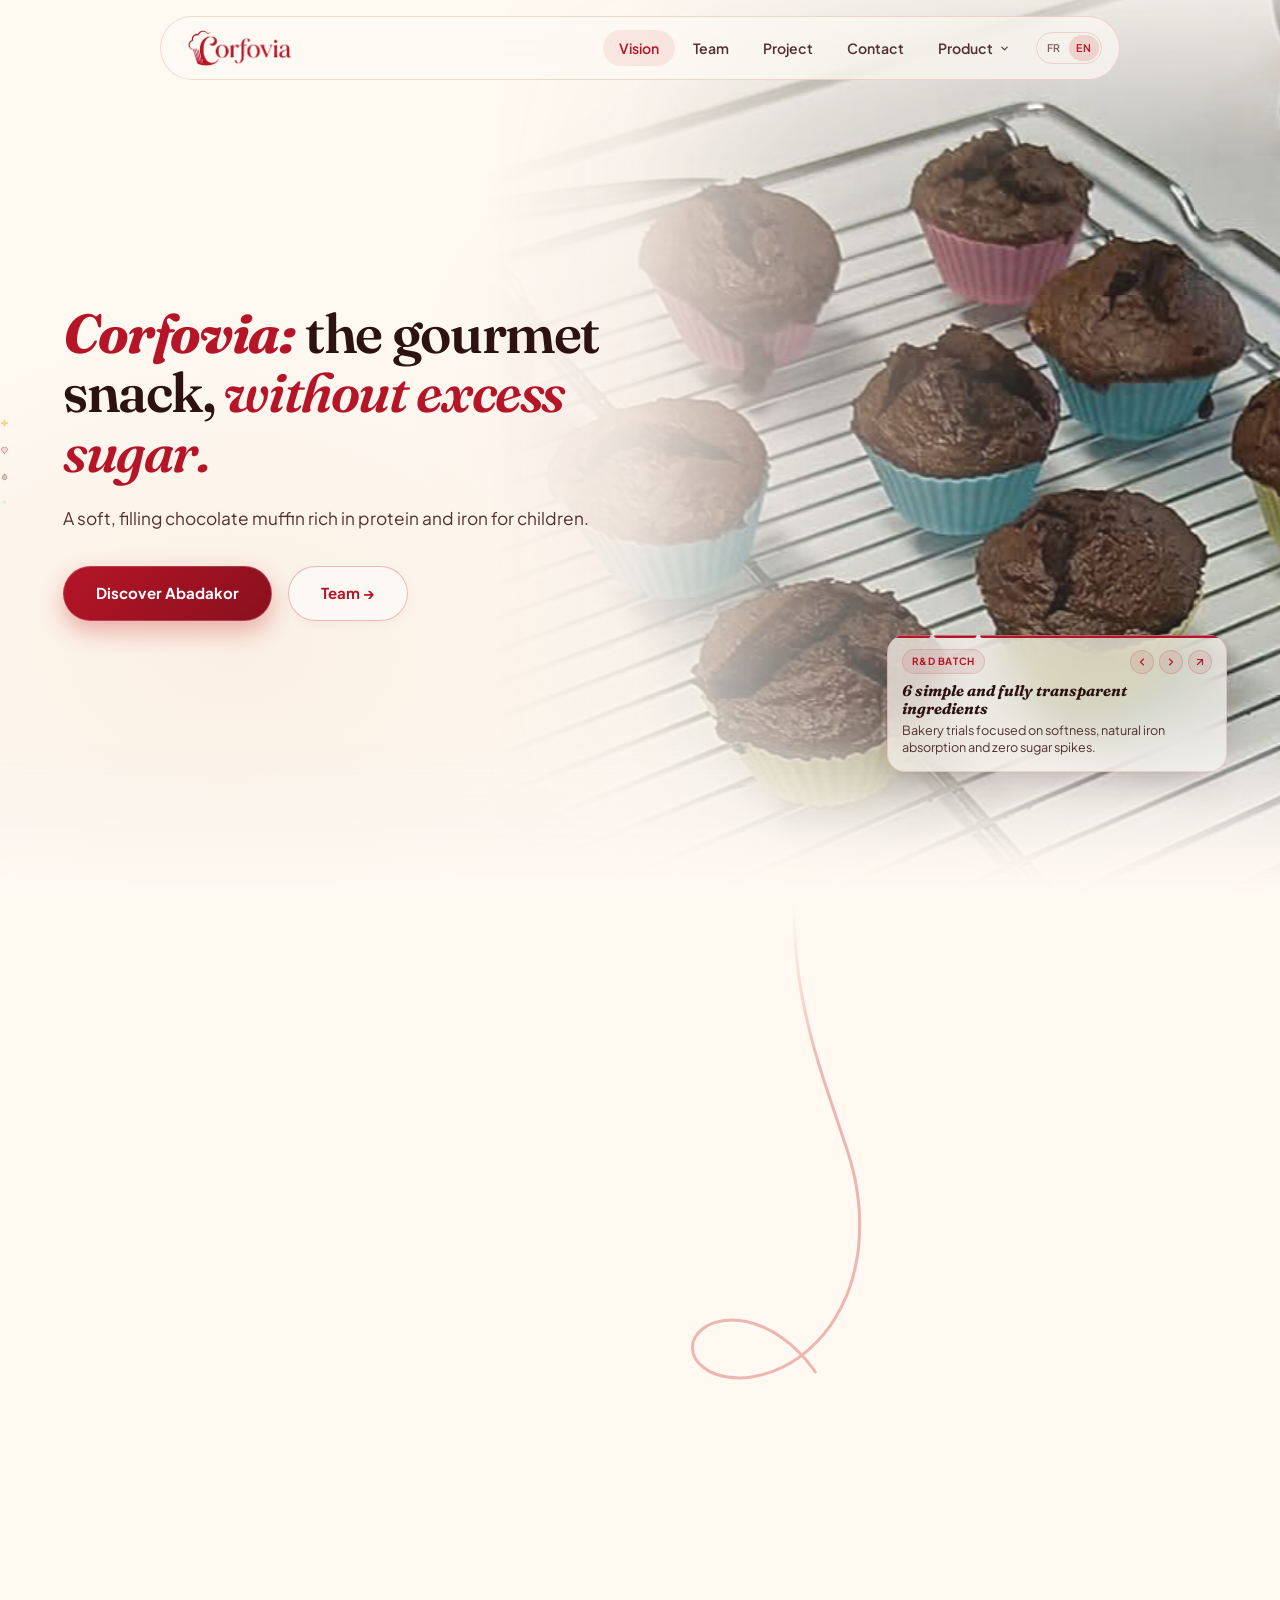
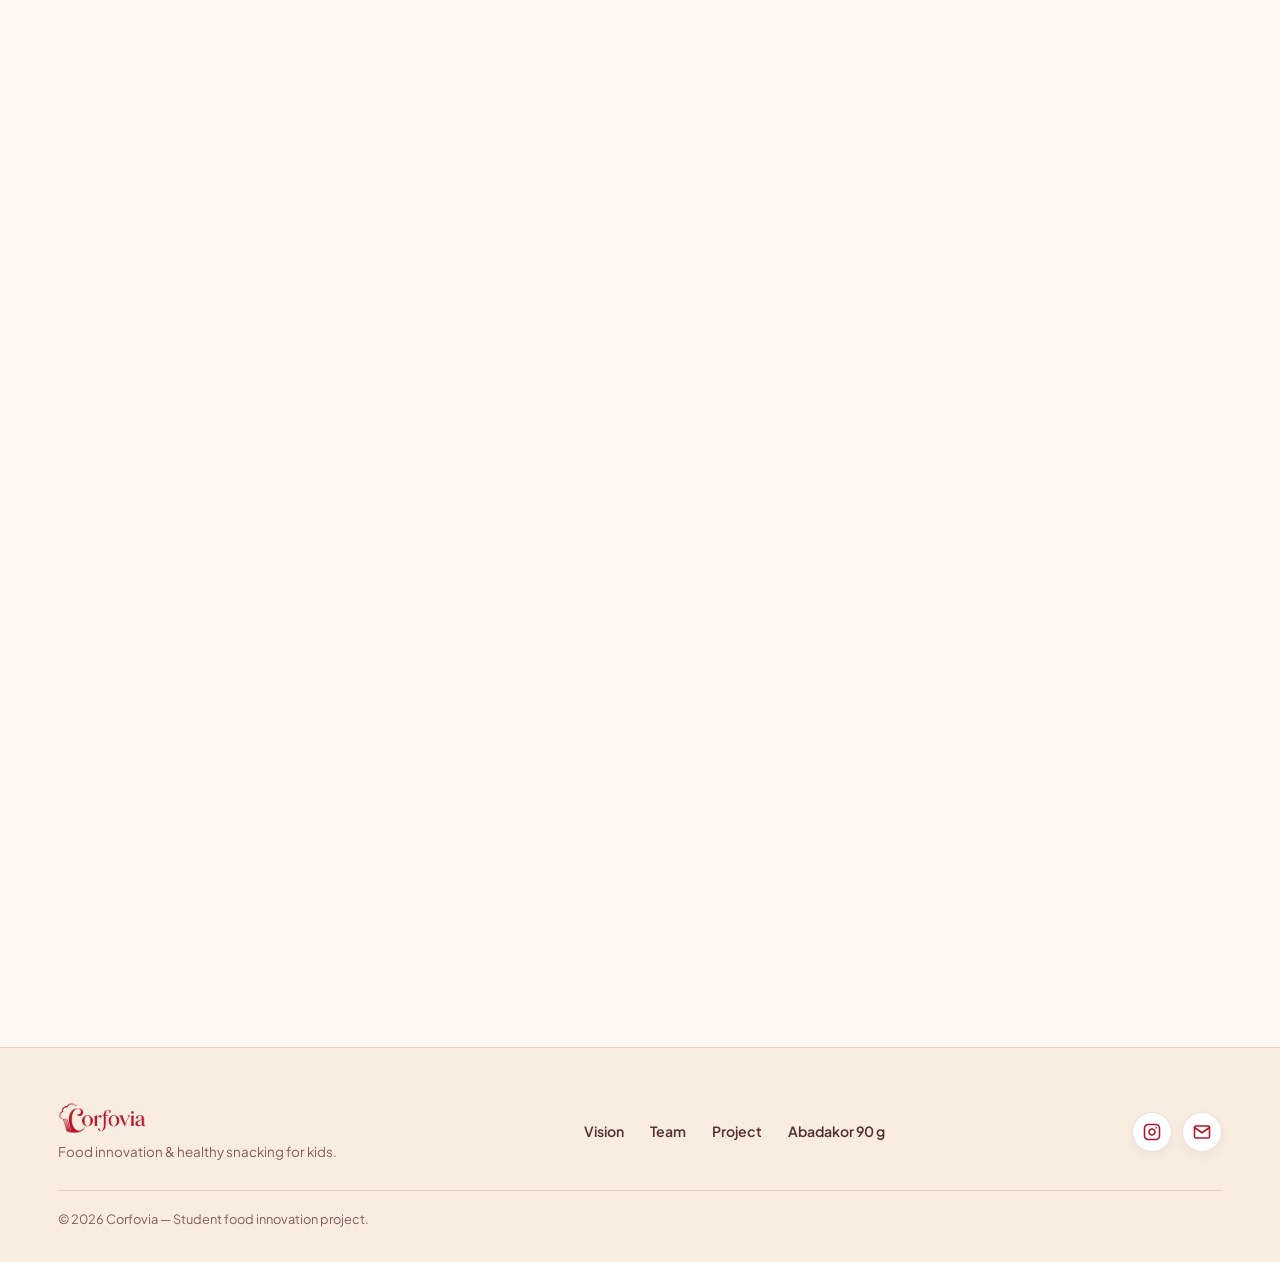
<file: index.html>
<!DOCTYPE html>
<html lang="fr">

<head>
  <!-- Encodage & Rendu -->
  <meta charset="UTF-8">
  <meta http-equiv="X-UA-Compatible" content="IE=edge">
  <meta name="viewport" content="width=device-width, initial-scale=1.0, maximum-scale=5.0">

  <!-- Référencement Naturel & Informations Primaires -->
  <title>Corfovia</title>
  <meta name="description"
    content="Découvrez Corfovia : notre vision, notre équipe de 6 étudiants et notre démarche d'innovation alimentaire revalorisant des protéines animales non valorisées au sein de créations pâtissières gourmandes.">
  <meta name="keywords"
    content="Corfovia, Abadakor, innovation alimentaire, anti-gaspillage alimentaire, protéines animales non valorisées, fer héminique, pâtisserie engagée">
  <meta name="author" content="Corfovia">
  <meta name="robots" content="index, follow, max-image-preview:large, max-snippet:-1, max-video-preview:-1">
  <link rel="canonical" href="https://corfovia.com/">

  <!-- Thème & Intégration Navigateur / PWA -->
  <meta name="theme-color" content="#faf5ef">
  <meta name="color-scheme" content="light">
  <meta name="application-name" content="Corfovia">
  <meta name="apple-mobile-web-app-capable" content="yes">
  <meta name="apple-mobile-web-app-status-bar-style" content="default">
  <meta name="apple-mobile-web-app-title" content="Corfovia">
  <meta name="format-detection" content="telephone=no">
  <meta name="mobile-web-app-capable" content="yes">

  <!-- Open Graph (Facebook, LinkedIn, Discord, WhatsApp) -->
  <meta property="og:type" content="website">
  <meta property="og:locale" content="fr_FR">
  <meta property="og:site_name" content="Corfovia">
  <meta property="og:title" content="Corfovia — Innovation Alimentaire, Vision & Équipe">
  <meta property="og:description"
    content="Revaloriser des protéines animales non valorisées à haute densité nutritionnelle grâce au savoir-faire pâtissier.">
  <meta property="og:url" content="https://corfovia.com/">
  <meta property="og:image" content="https://corfovia.com/images/brand/corfovia-meta.png">
  <meta property="og:image:alt" content="Corfovia — Innovation Pâtissière & Anti-Gaspillage">
  <meta property="og:image:width" content="1024">
  <meta property="og:image:type" content="image/png">
  <meta property="og:image:height" content="1024">

  <!-- Twitter Cards -->
  <meta name="twitter:card" content="summary_large_image">
  <meta name="twitter:site" content="@corfovia">
  <meta name="twitter:creator" content="@corfovia">
  <meta name="twitter:title" content="Corfovia — Notre Vision & Notre Équipe">
  <meta name="twitter:description"
    content="Découvrez le projet Corfovia : valorisation de protéines animales non valorisées et gourmandise pâtissière.">
  <meta name="twitter:image" content="https://corfovia.com/images/brand/corfovia-meta.png">
  <meta name="twitter:image:alt" content="Corfovia">

  <!-- Préconnexions & Optimisations Réseau -->
  <link rel="preconnect" href="https://fonts.googleapis.com">
  <link rel="preconnect" href="https://fonts.gstatic.com" crossorigin>
  <link rel="dns-prefetch" href="https://fonts.googleapis.com">
  <link rel="dns-prefetch" href="https://fonts.gstatic.com">

  <!-- Favicons & Icônes Applicatives -->

  <!-- Feuilles de Style -->
  <link rel="stylesheet" href="css/style.css">
  <link rel="stylesheet" href="css/responsive.css">
  <link rel="icon" type="image/png" sizes="32x32" href="/images/icons/favicon-32x32.png?v=2">
  <link rel="icon" type="image/png" sizes="16x16" href="/images/icons/favicon-16x16.png?v=2">
  <link rel="icon" type="image/png" sizes="48x48" href="/images/icons/favicon-48x48.png?v=2">
  <link rel="apple-touch-icon" sizes="180x180" href="/images/icons/apple-touch-icon.png?v=2">
  <link rel="shortcut icon" href="/favicon.ico?v=2">
</head>

<body>

  <!-- FLOATING MORPHING HEADER (Sans barre de progression de scroll) -->
  <header class="site-nav">
    <div class="nav-inner">
      <a href="/" class="nav-brand" aria-label="Corfovia Accueil">
        <img class="nav-brand-logo" src="/images/brand/logo-horizontal-corfovia.png" alt="Corfovia">
      </a>

      <!-- Indicateur dynamique de position / Menu mobile dropdown -->
      <button type="button" class="nav-current-badge" id="navMobileTrigger" aria-expanded="false"
        aria-label="Menu de navigation">
        <span class="nav-current-dot"></span>
        <span class="nav-current-label">La Vision</span>
        <svg class="nav-mobile-chevron" width="12" height="12" viewBox="0 0 24 24" fill="none" stroke="currentColor"
          stroke-width="2.5" stroke-linecap="round" stroke-linejoin="round" aria-hidden="true">
          <polyline points="6 9 12 15 18 9"></polyline>
        </svg>
      </button>

      <ul class="nav-links">
        <li><a href="#vision" class="nav-link active" data-section="vision" data-i18n="nav.vision">La Vision</a></li>
        <li><a href="#creation" class="nav-link" data-section="creation" data-i18n="nav.innovation">Notre Équipe</a>
        </li>
        <li><a href="#routine" class="nav-link" data-section="routine" data-i18n="nav.science">Le Projet</a></li>
        <li><a href="#communaute" class="nav-link" data-section="communaute" data-i18n="nav.contact">Contacter</a></li>

        <!-- Bouton Produits avec Dropdown Apple Custom -->
        <li class="nav-dropdown-wrapper">
          <button class="nav-link nav-dropdown-btn" id="navProductsTrigger" aria-expanded="false" aria-haspopup="true">
            <span data-i18n="nav.products">Produit</span>
            <svg class="nav-chevron-icon" width="12" height="12" viewBox="0 0 24 24" fill="none" stroke="currentColor"
              stroke-width="2.5" stroke-linecap="round" stroke-linejoin="round">
              <polyline points="6 9 12 15 18 9"></polyline>
            </svg>
          </button>

          <div class="nav-dropdown-menu" id="navProductsMenu" role="menu" aria-labelledby="navProductsTrigger">
            <div class="nav-dropdown-items">
              <a href="/products/abadakor/" class="nav-dropdown-item" role="menuitem">
                <div class="nav-dropdown-icon-wrap">
                  <img src="products/abadakor/images/ABDK-logo.png" alt="Abadakor" class="nav-dropdown-item-thumb">
                </div>
                <div class="nav-dropdown-item-info">
                  <div class="nav-dropdown-item-top">
                    <span class="nav-dropdown-item-title">Abadakor</span>
                    <span class="nav-dropdown-item-badge" data-i18n="nav.badge.abadakor">90 g</span>
                  </div>
                  <p class="nav-dropdown-item-desc" data-i18n="nav.dropdown.desc">Muffin chocolat 90 g, composition et
                    points de vue.</p>
                </div>
                <svg class="nav-dropdown-item-arrow" width="14" height="14" viewBox="0 0 24 24" fill="none"
                  stroke="currentColor" stroke-width="2.5" stroke-linecap="round" stroke-linejoin="round">
                  <polyline points="9 18 15 12 9 6"></polyline>
                </svg>
              </a>
            </div>
          </div>
        </li>

        <!-- Sélecteur de Langue FR | EN (Style Apple Capsule) -->
        <li class="lang-switcher-wrapper">
          <div class="lang-switcher" role="group" aria-label="Choix de la langue">
            <button class="lang-switcher-btn active" data-lang="fr" aria-pressed="true">FR</button>
            <button class="lang-switcher-btn" data-lang="en" aria-pressed="false">EN</button>
          </div>
        </li>
      </ul>
    </div>
  </header>

  <div class="site-wrapper">

    <!-- FIL CONDUCTEUR SVG ANIMÉ AU SCROLL (FONDU AU DÉPART SOUS LE HERO + ÉTALEMENT SUR LE FOOTER) -->
    <div class="scroll-svg-thread-container" aria-hidden="true">
      <svg class="scroll-svg-thread" id="scrollThreadSvg" viewBox="0 0 1440 3600" preserveAspectRatio="none">
        <defs>
          <!-- Petit fondu au départ (sous le Hero), opacité gérée au niveau du groupe pour zéro tache au point de contact -->
          <linearGradient id="threadGradient" gradientUnits="userSpaceOnUse" x1="0" y1="680" x2="0" y2="3200">
            <stop offset="0%" stop-color="#e94b4b" stop-opacity="0" />
            <stop offset="6%" stop-color="#c41818" stop-opacity="1" />
            <stop offset="100%" stop-color="#c41818" stop-opacity="1" />
          </linearGradient>
          <!-- Dégradé horizontal en fondu total du centre jusqu'aux bords de l'écran -->
          <linearGradient id="spreadGradient" gradientUnits="userSpaceOnUse" x1="0" y1="0" x2="1440" y2="0">
            <stop offset="0%" stop-color="#c41818" stop-opacity="0" />
            <stop offset="50%" stop-color="#c41818" stop-opacity="1" />
            <stop offset="100%" stop-color="#c41818" stop-opacity="0" />
          </linearGradient>
        </defs>

        <!-- Groupe à opacité unique (0.20) : élimine toute tache sombre ou surimpression au point de contact avec le Footer -->
        <g class="scroll-svg-group">
          <!-- Tracé principal avec petit fondu au départ -->
          <path class="scroll-svg-path" id="mainScrollPath"
            d="M 1080 680 C 1180 860, 1280 1040, 1080 1200 C 820 1420, 820 1040, 1080 1260 S 260 1660, 340 1960 C 560 2180, 560 1800, 340 2020 S 1160 2420, 1080 2720 C 820 2940, 820 2560, 1080 2780 S 420 3200, 720 3200" />

          <!-- Étalement horizontal du trait contre le Footer (s'anime uniquement après l'arrivée du tracé vertical) -->
          <path class="scroll-svg-spread" id="scrollSpreadLeft" d="M 720 3200 L 0 3200" />
          <path class="scroll-svg-spread" id="scrollSpreadRight" d="M 720 3200 L 1440 3200" />
        </g>
      </svg>
    </div>

    <main>

      <!-- ==========================================================================
           HERO SECTION — LA VISION CORFOVIA (Chaleureux, Ludique & Orienté Parents / Enfants)
           ========================================================================== -->
      <section class="hero-glorious" id="vision">
        <!-- Formes SVG ludiques flottantes en arrière-plan (étoiles, pépites, cœurs, gouttes de lait) -->
        <div class="playful-bg-shapes" aria-hidden="true">
          <svg class="floating-doodle doodle-star-1" viewBox="0 0 48 48" fill="none">
            <path d="M24 4L28.5 17.5L42 22L28.5 26.5L24 40L19.5 26.5L6 22L19.5 17.5L24 4Z" fill="var(--honey-gold)"
              fill-opacity="0.26" stroke="var(--honey-gold)" stroke-width="2" stroke-linejoin="round" />
          </svg>
          <svg class="floating-doodle doodle-heart-1" viewBox="0 0 48 48" fill="none">
            <path
              d="M24 39C24 39 8 28.5 8 17.5C8 11.5 12.8 7 18.5 7C21.8 7 24 9.2 24 9.2C24 9.2 26.2 7 29.5 7C35.2 7 40 11.5 40 17.5C40 28.5 24 39 24 39Z"
              fill="var(--accent-light)" fill-opacity="0.18" stroke="var(--accent)" stroke-width="2"
              stroke-linecap="round" stroke-linejoin="round" />
          </svg>
          <svg class="floating-doodle doodle-choco-1" viewBox="0 0 48 48" fill="none">
            <path d="M12 32C12 22 22 10 25 10C28 10 36 22 36 32C36 37.5 30.6 41 24 41C17.4 41 12 37.5 12 32Z"
              fill="var(--cocoa-warm)" fill-opacity="0.22" stroke="var(--cocoa-warm)" stroke-width="2" />
          </svg>
          <svg class="floating-doodle doodle-swirl-1" viewBox="0 0 64 64" fill="none">
            <path d="M12 38C18 18 36 16 42 28C46 36 36 46 28 40C22 35 28 24 38 26" stroke="var(--chicory-green)"
              stroke-width="2.5" stroke-linecap="round" stroke-opacity="0.4" />
          </svg>
        </div>

        <div class="container">
          <div class="hero-grid">
            <div class="hero-content-left" data-scroll-parallax="-0.08">

              <h1 class="hero-glorious-title">
                <em data-i18n="hero.title.em">Corfovia :</em> <span data-i18n="hero.title.after">le goûter
                  gourmand,</span>
                <span class="hero-highlight" data-i18n="hero.title.highlight">sans excès de sucre.</span>
              </h1>

              <p class="hero-glorious-p">
                <span data-i18n="hero.subtitle">Un muffin au chocolat moelleux, riche en protéines et en fer, rassasiant
                  pour les enfants.</span>
              </p>

              <div class="hero-cta-group">
                <a href="/products/abadakor/" class="btn-clay btn-clay-primary" data-i18n="hero.cta.science">
                  Découvrir Abadakor
                </a>
                <a href="#creation" class="btn-clay btn-clay-secondary" data-i18n="hero.cta.discover">
                  L’équipe →
                </a>
              </div>

            </div>

            <!-- Carrousel d'actualités intégré au fond hero (alimenté par js/actualites.js) -->
            <div class="hero-news-rail" id="heroNewsCarousel" aria-roledescription="carousel"
              aria-label="Actualités Corfovia">
              <div class="hero-news-stage" id="heroNewsStage" aria-hidden="true">
                <img class="hero-news-slide-img is-active" src="/products/abadakor/images/hero-muffins.jpg"
                  alt="Abadakor 90 g, le premier muffin Corfovia" style="object-position: 50% 58%;" />
              </div>

              <article class="hero-news-dock">
                <div class="hero-news-dock-bar" id="heroNewsFooter">
                  <div class="hero-news-indicators" id="heroNewsIndicators" role="tablist"
                    aria-label="Choisir une actualité">
                    <button type="button" class="hero-news-dot is-active" role="tab" aria-selected="true"
                      aria-label="Actualité 1">
                      <span class="hero-news-dot-fill"></span>
                    </button>
                  </div>
                </div>

                <div class="hero-news-meta">
                  <span class="hero-news-tag" id="heroNewsTag">Création</span>

                  <div class="hero-news-controls">
                    <div class="hero-news-arrows" id="heroNewsArrows">
                      <button type="button" class="hero-news-arrow-btn" id="heroNewsPrev"
                        aria-label="Actualité précédente">
                        <svg width="12" height="12" viewBox="0 0 24 24" fill="none" stroke="currentColor"
                          stroke-width="2.3" stroke-linecap="round" stroke-linejoin="round" aria-hidden="true">
                          <path d="m15 18-6-6 6-6" />
                        </svg>
                      </button>
                      <button type="button" class="hero-news-arrow-btn" id="heroNewsNext" aria-label="Actualité suivante">
                        <svg width="12" height="12" viewBox="0 0 24 24" fill="none" stroke="currentColor"
                          stroke-width="2.3" stroke-linecap="round" stroke-linejoin="round" aria-hidden="true">
                          <path d="m9 18 6-6-6-6" />
                        </svg>
                      </button>
                    </div>

                    <a class="hero-news-stage-link" id="heroNewsStageLink" href="/products/abadakor/"
                      aria-label="Abadakor 90 g, le premier muffin Corfovia">
                      <span class="hero-news-open-pill" aria-hidden="true">
                        <svg width="12" height="12" viewBox="0 0 24 24" fill="none" stroke="currentColor"
                          stroke-width="2.3" stroke-linecap="round" stroke-linejoin="round">
                          <path d="M7 17 17 7" />
                          <path d="M7 7h10v10" />
                        </svg>
                      </span>
                    </a>
                  </div>
                </div>

                <div class="hero-news-captions" id="heroNewsCaptions">
                  <div class="hero-news-caption is-active">
                    <h3 class="hero-news-title">Abadakor 90 g, le premier muffin Corfovia</h3>
                    <p class="hero-news-desc">Chocolat noir 85 %, chicorée prébiotique et 11,2 g de protéines valorisées
                      sans sucre raffiné.</p>
                  </div>
                </div>
              </article>
            </div>
          </div>
        </div>
      </section>

      <!-- ==========================================================================
           SECTION DES 4 PILIERS DE LA VISION CORFOVIA (ULTRA VISUEL & CONCIS)
           ========================================================================== -->
      <section class="section-pillars-deck" id="piliers">
        <div class="container">
          <div class="section-title-wrap" data-scroll-reveal>
            <!-- Vague 1 : Onde asymétrique avec petite boucle centrale -->
            <div class="section-scroll-ornament" aria-hidden="true">
              <svg viewBox="0 0 180 28">
                <path class="scroll-draw-path" d="M 4 18 C 40 2, 74 2, 94 14 S 142 28, 176 8" />
              </svg>
            </div>
            <h2 class="section-serif-title"><span data-i18n="pillars.title">4 Piliers</span> <span
                data-i18n="pillars.title.span">Corfovia</span></h2>
            <p class="section-serif-sub">
              <span data-i18n="pillars.subtitle">Anti-gaspi, chicorée douce et fer naturel.</span>
            </p>
          </div>

          <div class="pillars-deck-grid">

            <!-- Pillar 1 -->
            <div class="pillar-deck-card" data-scroll-reveal>
              <div class="pillar-deck-top">
                <div class="pillar-deck-icon">
                  <svg width="22" height="22" viewBox="0 0 24 24" fill="none" stroke="currentColor" stroke-width="2">
                    <path
                      d="M20.84 4.61a5.5 5.5 0 0 0-7.78 0L12 5.67l-1.06-1.06a5.5 5.5 0 0 0-7.78 7.78l1.06 1.06L12 21.23l7.78-7.78 1.06-1.06a5.5 5.5 0 0 0 0-7.78z">
                    </path>
                  </svg>
                </div>
                <span class="pillar-kpi-pill" data-i18n="pillar1.kpi">Anti-Gaspi</span>
              </div>
              <h4 data-i18n="pillar1.title">Économie Circulaire</h4>
              <p data-i18n="pillar1.desc">Revaloriser des protéines animales délaissées.</p>
            </div>

            <!-- Pillar 2 -->
            <div class="pillar-deck-card" data-scroll-reveal>
              <div class="pillar-deck-top">
                <div class="pillar-deck-icon">
                  <svg width="22" height="22" viewBox="0 0 24 24" fill="none" stroke="currentColor" stroke-width="2">
                    <path d="M12 22s8-4 8-10V5l-8-3-8 3v7c0 6 8 10 8 10z"></path>
                  </svg>
                </div>
                <span class="pillar-kpi-pill" data-i18n="pillar2.kpi">Sans Pic</span>
              </div>
              <h4 data-i18n="pillar2.title">Chicorée Douce</h4>
              <p data-i18n="pillar2.desc">Fibres douces à la place du sucre raffiné.</p>
            </div>

            <!-- Pillar 3 -->
            <div class="pillar-deck-card" data-scroll-reveal>
              <div class="pillar-deck-top">
                <div class="pillar-deck-icon">
                  <svg width="22" height="22" viewBox="0 0 24 24" fill="none" stroke="currentColor" stroke-width="2">
                    <path d="M12 2L9 9l-7 3 7 3 3 7 3-7 7-3-7-3z"></path>
                    <circle cx="12" cy="12" r="2"></circle>
                  </svg>
                </div>
                <span class="pillar-kpi-pill" data-i18n="pillar3.kpi">Fer & B12</span>
              </div>
              <h4 data-i18n="pillar3.title">Assimilation ×3</h4>
              <p data-i18n="pillar3.desc">Fer héminique naturel (15–35 % absorbé).</p>
            </div>

            <!-- Pillar 4 -->
            <div class="pillar-deck-card" data-scroll-reveal>
              <div class="pillar-deck-top">
                <div class="pillar-deck-icon">
                  <svg width="22" height="22" viewBox="0 0 24 24" fill="none" stroke="currentColor" stroke-width="2.2">
                    <circle cx="12" cy="12" r="10"></circle>
                    <path d="M8 12l2.5 2.5L16 9"></path>
                  </svg>
                </div>
                <span class="pillar-kpi-pill" data-i18n="pillar4.kpi">90 g Goûter</span>
              </div>
              <h4 data-i18n="pillar4.title">Satiété Saine</h4>
              <p data-i18n="pillar4.desc">11,2 g de protéines et 13,1 g de fibres.</p>
            </div>

          </div>
        </div>
      </section>

      <!-- ==========================================================================
           SECTION NOTRE ÉQUIPE : BANDEAU RÉSEAU RANDOM (IMG 1) + 6 CARTES EN CHEVAUCHEMENT (IMG 2)
           ========================================================================== -->
      <section class="section-feature-products" id="creation">
        <div class="container">

          <!-- En-tête de la section Notre Équipe -->
          <div class="section-title-wrap" data-scroll-reveal>
            <!-- Vague 2 : Double crête rythmée en M doux -->
            <div class="section-scroll-ornament" aria-hidden="true">
              <svg viewBox="0 0 180 28">
                <path class="scroll-draw-path"
                  d="M 4 22 C 20 6, 36 24, 54 14 C 74 2, 98 24, 120 12 C 142 2, 158 20, 176 6" />
              </svg>
            </div>
            <h2 class="section-serif-title"><span data-i18n="inno.title">L'Équipe</span> <span
                data-i18n="inno.title.span">Corfovia</span></h2>
            <p class="section-serif-sub">
              <span data-i18n="inno.subtitle">6 étudiants, 1 création commune.</span>
            </p>
          </div>

          <!-- GRILLE DES 6 MEMBRES EN CHEVAUCHEMENT DU BANDEAU (Img 2 : Tête qui chevauche, Statut, Nom, Réseaux) -->
          <div class="team-members-grid">

            <!-- Membre 01 -->
            <article class="team-member-card" data-scroll-reveal data-member-img="/images/team/arnaud.jpg"
              data-member-initials="AB">
              <div class="team-member-avatar-wrap">
                <div class="team-member-avatar-inner">
                  <img class="team-member-photo" src="/images/team/arnaud.jpg"
                    style="--face-x: 48.5%; --face-y: 33%; --face-scale: 1.15;"
                    alt="Arnaud Benzarour — Financier & administration"
                    onerror="this.style.display='none'; this.nextElementSibling.style.display='flex';">
                  <span class="team-member-fallback" style="display:none;">
                    <svg class="team-member-placeholder-svg" viewBox="0 0 24 24" fill="none" stroke="currentColor"
                      stroke-width="1.7" stroke-linecap="round" stroke-linejoin="round">
                      <path d="M20 21v-2a4 4 0 0 0-4-4H8a4 4 0 0 0-4 4v2"></path>
                      <circle cx="12" cy="7" r="4"></circle>
                    </svg>
                  </span>
                </div>
              </div>
              <div class="team-member-body">
                <span class="team-member-role-badge" data-i18n="team.m1.role">Financier & administration</span>
                <h4 class="team-member-name">
                  <span class="team-member-firstname">Arnaud</span>
                  <span class="team-member-lastname">BENZAROUR</span>
                </h4>
                <div class="team-member-socials">
                  <a href="https://www.linkedin.com" target="_blank" rel="noopener" class="team-social-btn"
                    aria-label="LinkedIn">
                    <svg viewBox="0 0 24 24" fill="none" stroke="currentColor" stroke-width="2" stroke-linecap="round"
                      stroke-linejoin="round">
                      <path d="M16 8a6 6 0 0 1 6 6v7h-4v-7a2 2 0 0 0-2-2 2 2 0 0 0-2 2v7h-4v-7a6 6 0 0 1 6-6z"></path>
                      <rect x="2" y="9" width="4" height="12"></rect>
                      <circle cx="4" cy="4" r="2"></circle>
                    </svg>
                  </a>
                  <a href="https://www.instagram.com/corfovia" target="_blank" rel="noopener" class="team-social-btn"
                    aria-label="Instagram">
                    <svg viewBox="0 0 24 24" fill="none" stroke="currentColor" stroke-width="2" stroke-linecap="round"
                      stroke-linejoin="round">
                      <rect x="2" y="2" width="20" height="20" rx="5" ry="5"></rect>
                      <path d="M16 11.37A4 4 0 1 1 12.63 8 4 4 0 0 1 16 11.37z"></path>
                      <line x1="17.5" y1="6.5" x2="17.51" y2="6.5"></line>
                    </svg>
                  </a>
                  <a href="mailto:corfovia@gmail.com" class="team-social-btn" aria-label="Email">
                    <svg viewBox="0 0 24 24" fill="none" stroke="currentColor" stroke-width="2" stroke-linecap="round"
                      stroke-linejoin="round">
                      <path d="M4 4h16c1.1 0 2 .9 2 2v12c0 1.1-.9 2-2 2H4c-1.1 0-2-.9-2-2V6c0-1.1.9-2 2-2z"></path>
                      <polyline points="22,6 12,13 2,6"></polyline>
                    </svg>
                  </a>
                </div>
              </div>
            </article>

            <!-- Membre 02 -->
            <article class="team-member-card" data-scroll-reveal data-member-img="/images/team/liliane.jpg"
              data-member-initials="LC">
              <div class="team-member-avatar-wrap">
                <div class="team-member-avatar-inner">
                  <img class="team-member-photo" src="/images/team/liliane.jpg"
                    style="--face-x: 49%; --face-y: 40%; --face-scale: 1.28;"
                    alt="Liliane Carole Chimou — Gestion qualité"
                    onerror="this.style.display='none'; this.nextElementSibling.style.display='flex';">
                  <span class="team-member-fallback" style="display:none;">
                    <svg class="team-member-placeholder-svg" viewBox="0 0 24 24" fill="none" stroke="currentColor"
                      stroke-width="1.7" stroke-linecap="round" stroke-linejoin="round">
                      <path d="M20 21v-2a4 4 0 0 0-4-4H8a4 4 0 0 0-4 4v2"></path>
                      <circle cx="12" cy="7" r="4"></circle>
                    </svg>
                  </span>
                </div>
              </div>
              <div class="team-member-body">
                <span class="team-member-role-badge" data-i18n="team.m2.role">Gestion qualité</span>
                <h4 class="team-member-name">
                  <span class="team-member-firstname">Liliane Carole</span>
                  <span class="team-member-lastname">CHIMOU</span>
                </h4>
                <div class="team-member-socials">
                  <a href="https://www.linkedin.com" target="_blank" rel="noopener" class="team-social-btn"
                    aria-label="LinkedIn">
                    <svg viewBox="0 0 24 24" fill="none" stroke="currentColor" stroke-width="2" stroke-linecap="round"
                      stroke-linejoin="round">
                      <path d="M16 8a6 6 0 0 1 6 6v7h-4v-7a2 2 0 0 0-2-2 2 2 0 0 0-2 2v7h-4v-7a6 6 0 0 1 6-6z"></path>
                      <rect x="2" y="9" width="4" height="12"></rect>
                      <circle cx="4" cy="4" r="2"></circle>
                    </svg>
                  </a>
                  <a href="https://www.instagram.com/corfovia" target="_blank" rel="noopener" class="team-social-btn"
                    aria-label="Instagram">
                    <svg viewBox="0 0 24 24" fill="none" stroke="currentColor" stroke-width="2" stroke-linecap="round"
                      stroke-linejoin="round">
                      <rect x="2" y="2" width="20" height="20" rx="5" ry="5"></rect>
                      <path d="M16 11.37A4 4 0 1 1 12.63 8 4 4 0 0 1 16 11.37z"></path>
                      <line x1="17.5" y1="6.5" x2="17.51" y2="6.5"></line>
                    </svg>
                  </a>
                  <a href="mailto:corfovia@gmail.com" class="team-social-btn" aria-label="Email">
                    <svg viewBox="0 0 24 24" fill="none" stroke="currentColor" stroke-width="2" stroke-linecap="round"
                      stroke-linejoin="round">
                      <path d="M4 4h16c1.1 0 2 .9 2 2v12c0 1.1-.9 2-2 2H4c-1.1 0-2-.9-2-2V6c0-1.1.9-2 2-2z"></path>
                      <polyline points="22,6 12,13 2,6"></polyline>
                    </svg>
                  </a>
                </div>
              </div>
            </article>

            <!-- Membre 03 -->
            <article class="team-member-card" data-scroll-reveal data-member-img="/images/team/gabriel.jpg"
              data-member-initials="GJ">
              <div class="team-member-avatar-wrap">
                <div class="team-member-avatar-inner">
                  <img class="team-member-photo" src="/images/team/gabriel.jpg"
                    style="--face-x: 50%; --face-y: 31%; --face-scale: 1.15;"
                    alt="Gabriel Jagueneau — Développement numérique"
                    onerror="this.style.display='none'; this.nextElementSibling.style.display='flex';">
                  <span class="team-member-fallback" style="display:none;">
                    <svg class="team-member-placeholder-svg" viewBox="0 0 24 24" fill="none" stroke="currentColor"
                      stroke-width="1.7" stroke-linecap="round" stroke-linejoin="round">
                      <path d="M20 21v-2a4 4 0 0 0-4-4H8a4 4 0 0 0-4 4v2"></path>
                      <circle cx="12" cy="7" r="4"></circle>
                    </svg>
                  </span>
                </div>
              </div>
              <div class="team-member-body">
                <span class="team-member-role-badge" data-i18n="team.m3.role">Développement numérique</span>
                <h4 class="team-member-name">
                  <span class="team-member-firstname">Gabriel</span>
                  <span class="team-member-lastname">JAGUENEAU</span>
                </h4>
                <div class="team-member-socials">
                  <a href="https://www.linkedin.com" target="_blank" rel="noopener" class="team-social-btn"
                    aria-label="LinkedIn">
                    <svg viewBox="0 0 24 24" fill="none" stroke="currentColor" stroke-width="2" stroke-linecap="round"
                      stroke-linejoin="round">
                      <path d="M16 8a6 6 0 0 1 6 6v7h-4v-7a2 2 0 0 0-2-2 2 2 0 0 0-2 2v7h-4v-7a6 6 0 0 1 6-6z"></path>
                      <rect x="2" y="9" width="4" height="12"></rect>
                      <circle cx="4" cy="4" r="2"></circle>
                    </svg>
                  </a>
                  <a href="https://www.instagram.com/corfovia" target="_blank" rel="noopener" class="team-social-btn"
                    aria-label="Instagram">
                    <svg viewBox="0 0 24 24" fill="none" stroke="currentColor" stroke-width="2" stroke-linecap="round"
                      stroke-linejoin="round">
                      <rect x="2" y="2" width="20" height="20" rx="5" ry="5"></rect>
                      <path d="M16 11.37A4 4 0 1 1 12.63 8 4 4 0 0 1 16 11.37z"></path>
                      <line x1="17.5" y1="6.5" x2="17.51" y2="6.5"></line>
                    </svg>
                  </a>
                  <a href="mailto:corfovia@gmail.com" class="team-social-btn" aria-label="Email">
                    <svg viewBox="0 0 24 24" fill="none" stroke="currentColor" stroke-width="2" stroke-linecap="round"
                      stroke-linejoin="round">
                      <path d="M4 4h16c1.1 0 2 .9 2 2v12c0 1.1-.9 2-2 2H4c-1.1 0-2-.9-2-2V6c0-1.1.9-2 2-2z"></path>
                      <polyline points="22,6 12,13 2,6"></polyline>
                    </svg>
                  </a>
                </div>
              </div>
            </article>

            <!-- Membre 04 -->
            <article class="team-member-card" data-scroll-reveal data-member-img="/images/team/gaspard.jpg"
              data-member-initials="GV">
              <div class="team-member-avatar-wrap">
                <div class="team-member-avatar-inner">
                  <img class="team-member-photo" src="/images/team/gaspard.jpg"
                    style="--face-x: 50%; --face-y: 38%; --face-scale: 1.28;"
                    alt="Gaspard Vande Putte — Marketing commercial"
                    onerror="this.style.display='none'; this.nextElementSibling.style.display='flex';">
                  <span class="team-member-fallback" style="display:none;">
                    <svg class="team-member-placeholder-svg" viewBox="0 0 24 24" fill="none" stroke="currentColor"
                      stroke-width="1.7" stroke-linecap="round" stroke-linejoin="round">
                      <path d="M20 21v-2a4 4 0 0 0-4-4H8a4 4 0 0 0-4 4v2"></path>
                      <circle cx="12" cy="7" r="4"></circle>
                    </svg>
                  </span>
                </div>
              </div>
              <div class="team-member-body">
                <span class="team-member-role-badge" data-i18n="team.m4.role">Marketing commercial</span>
                <h4 class="team-member-name">
                  <span class="team-member-firstname">Gaspard</span>
                  <span class="team-member-lastname">VANDE PUTTE</span>
                </h4>
                <div class="team-member-socials">
                  <a href="https://www.linkedin.com" target="_blank" rel="noopener" class="team-social-btn"
                    aria-label="LinkedIn">
                    <svg viewBox="0 0 24 24" fill="none" stroke="currentColor" stroke-width="2" stroke-linecap="round"
                      stroke-linejoin="round">
                      <path d="M16 8a6 6 0 0 1 6 6v7h-4v-7a2 2 0 0 0-2-2 2 2 0 0 0-2 2v7h-4v-7a6 6 0 0 1 6-6z"></path>
                      <rect x="2" y="9" width="4" height="12"></rect>
                      <circle cx="4" cy="4" r="2"></circle>
                    </svg>
                  </a>
                  <a href="https://www.instagram.com/corfovia" target="_blank" rel="noopener" class="team-social-btn"
                    aria-label="Instagram">
                    <svg viewBox="0 0 24 24" fill="none" stroke="currentColor" stroke-width="2" stroke-linecap="round"
                      stroke-linejoin="round">
                      <rect x="2" y="2" width="20" height="20" rx="5" ry="5"></rect>
                      <path d="M16 11.37A4 4 0 1 1 12.63 8 4 4 0 0 1 16 11.37z"></path>
                      <line x1="17.5" y1="6.5" x2="17.51" y2="6.5"></line>
                    </svg>
                  </a>
                  <a href="mailto:corfovia@gmail.com" class="team-social-btn" aria-label="Email">
                    <svg viewBox="0 0 24 24" fill="none" stroke="currentColor" stroke-width="2" stroke-linecap="round"
                      stroke-linejoin="round">
                      <path d="M4 4h16c1.1 0 2 .9 2 2v12c0 1.1-.9 2-2 2H4c-1.1 0-2-.9-2-2V6c0-1.1.9-2 2-2z"></path>
                      <polyline points="22,6 12,13 2,6"></polyline>
                    </svg>
                  </a>
                </div>
              </div>
            </article>

            <!-- Membre 05 -->
            <article class="team-member-card" data-scroll-reveal data-member-img="/images/team/aurelien.jpg"
              data-member-initials="AR">
              <div class="team-member-avatar-wrap">
                <div class="team-member-avatar-inner">
                  <img class="team-member-photo" src="/images/team/aurelien.jpg"
                    style="--face-x: 50%; --face-y: 39%; --face-scale: 1.28;"
                    alt="Aurélien Roiseux — Responsable production"
                    onerror="this.style.display='none'; this.nextElementSibling.style.display='flex';">
                  <span class="team-member-fallback" style="display:none;">
                    <svg class="team-member-placeholder-svg" viewBox="0 0 24 24" fill="none" stroke="currentColor"
                      stroke-width="1.7" stroke-linecap="round" stroke-linejoin="round">
                      <path d="M20 21v-2a4 4 0 0 0-4-4H8a4 4 0 0 0-4 4v2"></path>
                      <circle cx="12" cy="7" r="4"></circle>
                    </svg>
                  </span>
                </div>
              </div>
              <div class="team-member-body">
                <span class="team-member-role-badge" data-i18n="team.m5.role">Responsable production</span>
                <h4 class="team-member-name">
                  <span class="team-member-firstname">Aurélien</span>
                  <span class="team-member-lastname">ROISEUX</span>
                </h4>
                <div class="team-member-socials">
                  <a href="https://www.linkedin.com" target="_blank" rel="noopener" class="team-social-btn"
                    aria-label="LinkedIn">
                    <svg viewBox="0 0 24 24" fill="none" stroke="currentColor" stroke-width="2" stroke-linecap="round"
                      stroke-linejoin="round">
                      <path d="M16 8a6 6 0 0 1 6 6v7h-4v-7a2 2 0 0 0-2-2 2 2 0 0 0-2 2v7h-4v-7a6 6 0 0 1 6-6z"></path>
                      <rect x="2" y="9" width="4" height="12"></rect>
                      <circle cx="4" cy="4" r="2"></circle>
                    </svg>
                  </a>
                  <a href="https://www.instagram.com/corfovia" target="_blank" rel="noopener" class="team-social-btn"
                    aria-label="Instagram">
                    <svg viewBox="0 0 24 24" fill="none" stroke="currentColor" stroke-width="2" stroke-linecap="round"
                      stroke-linejoin="round">
                      <rect x="2" y="2" width="20" height="20" rx="5" ry="5"></rect>
                      <path d="M16 11.37A4 4 0 1 1 12.63 8 4 4 0 0 1 16 11.37z"></path>
                      <line x1="17.5" y1="6.5" x2="17.51" y2="6.5"></line>
                    </svg>
                  </a>
                  <a href="mailto:corfovia@gmail.com" class="team-social-btn" aria-label="Email">
                    <svg viewBox="0 0 24 24" fill="none" stroke="currentColor" stroke-width="2" stroke-linecap="round"
                      stroke-linejoin="round">
                      <path d="M4 4h16c1.1 0 2 .9 2 2v12c0 1.1-.9 2-2 2H4c-1.1 0-2-.9-2-2V6c0-1.1.9-2 2-2z"></path>
                      <polyline points="22,6 12,13 2,6"></polyline>
                    </svg>
                  </a>
                </div>
              </div>
            </article>

            <!-- Membre 06 -->
            <article class="team-member-card" data-scroll-reveal data-member-img="/images/team/florian.jpg"
              data-member-initials="FL">
              <div class="team-member-avatar-wrap">
                <div class="team-member-avatar-inner">
                  <img class="team-member-photo" src="/images/team/florian.jpg"
                    style="--face-x: 46.5%; --face-y: 36%; --face-scale: 1.02;"
                    alt="Florian Leclercq — Logistique"
                    onerror="this.style.display='none'; this.nextElementSibling.style.display='flex';">
                  <span class="team-member-fallback" style="display:none;">
                    <svg class="team-member-placeholder-svg" viewBox="0 0 24 24" fill="none" stroke="currentColor"
                      stroke-width="1.7" stroke-linecap="round" stroke-linejoin="round">
                      <path d="M20 21v-2a4 4 0 0 0-4-4H8a4 4 0 0 0-4 4v2"></path>
                      <circle cx="12" cy="7" r="4"></circle>
                    </svg>
                  </span>
                </div>
              </div>
              <div class="team-member-body">
                <span class="team-member-role-badge" data-i18n="team.m6.role">Logistique</span>
                <h4 class="team-member-name">
                  <span class="team-member-firstname">Florian</span>
                  <span class="team-member-lastname">LECLERCQ</span>
                </h4>
                <div class="team-member-socials">
                  <a href="https://www.linkedin.com" target="_blank" rel="noopener" class="team-social-btn"
                    aria-label="LinkedIn">
                    <svg viewBox="0 0 24 24" fill="none" stroke="currentColor" stroke-width="2" stroke-linecap="round"
                      stroke-linejoin="round">
                      <path d="M16 8a6 6 0 0 1 6 6v7h-4v-7a2 2 0 0 0-2-2 2 2 0 0 0-2 2v7h-4v-7a6 6 0 0 1 6-6z"></path>
                      <rect x="2" y="9" width="4" height="12"></rect>
                      <circle cx="4" cy="4" r="2"></circle>
                    </svg>
                  </a>
                  <a href="https://www.instagram.com/corfovia" target="_blank" rel="noopener" class="team-social-btn"
                    aria-label="Instagram">
                    <svg viewBox="0 0 24 24" fill="none" stroke="currentColor" stroke-width="2" stroke-linecap="round"
                      stroke-linejoin="round">
                      <rect x="2" y="2" width="20" height="20" rx="5" ry="5"></rect>
                      <path d="M16 11.37A4 4 0 1 1 12.63 8 4 4 0 0 1 16 11.37z"></path>
                      <line x1="17.5" y1="6.5" x2="17.51" y2="6.5"></line>
                    </svg>
                  </a>
                  <a href="mailto:corfovia@gmail.com" class="team-social-btn" aria-label="Email">
                    <svg viewBox="0 0 24 24" fill="none" stroke="currentColor" stroke-width="2" stroke-linecap="round"
                      stroke-linejoin="round">
                      <path d="M4 4h16c1.1 0 2 .9 2 2v12c0 1.1-.9 2-2 2H4c-1.1 0-2-.9-2-2V6c0-1.1.9-2 2-2z"></path>
                      <polyline points="22,6 12,13 2,6"></polyline>
                    </svg>
                  </a>
                </div>
              </div>
            </article>

          </div>

          <!-- Invitation Callout Box vers la Page Produit -->
          <div class="collection-invite-box" data-scroll-reveal>
            <a href="/products/abadakor/" class="collection-invite-media" aria-label="Abadakor 90 g">
              <img src="/products/abadakor/images/hero-muffins.jpg" alt="Muffin au chocolat Abadakor 90 g" loading="lazy" />
            </a>
            <div class="collection-invite-text">
              <span class="collection-invite-eyebrow" data-i18n="product.hero.pill">Muffin Chocolat 90 g</span>
              <h4 data-i18n="inno.invite.title">Notre création : Abadakor</h4>
              <p data-i18n="inno.invite.desc">90 g de chocolat, chicorée & 11,2 g de protéines valorisées.</p>
              <div class="collection-invite-pills">
                <span class="collection-invite-pill" data-i18n="product.orbit.1">0 % Sucre Raffiné</span>
                <span class="collection-invite-pill" data-i18n="product.orbit.4">Fer Héminique ×3</span>
                <span class="collection-invite-pill" data-i18n="product.orbit.6">Anti-Gaspi</span>
              </div>
            </div>
            <a href="/products/abadakor/" class="btn-clay btn-clay-primary collection-invite-cta">
              <span data-i18n="inno.invite.btn">Voir le produit →</span>
            </a>
          </div>

        </div>
      </section>

      <!-- ==========================================================================
           SCIENCE SECTION (UI RÉDUITE, CONCISE & VISUELLE + 1 SEUL BOUTON SOURCES)
           ========================================================================== -->
      <section class="section-routine" id="routine">
        <div class="container">
          <div class="routine-grid">

            <!-- Left : Histoire du Projet Étudiant & Vraie Photo -->
            <div class="project-story-card" data-scroll-reveal>
              <div class="project-card-head">
                <h3 data-i18n="project.card.title">Corfovia</h3>
                <span class="project-card-badge" data-i18n="project.card.badge">Projet Étudiant</span>
              </div>

              <div class="project-photo-frame">
                <img src="/products/abadakor/images/hero-muffins.jpg"
                  alt="Muffins Abadakor fraîchement cuits sur grille" decoding="async">
              </div>

              <div class="project-milestones">
                <div class="project-milestone">
                  <span class="project-m-idx">01</span>
                  <div class="project-m-body">
                    <strong data-i18n="project.m1.label">Le constat</strong>
                    <span data-i18n="project.m1.text">Des goûters trop sucrés qui calent mal les enfants.</span>
                  </div>
                </div>
                <div class="project-milestone">
                  <span class="project-m-idx">02</span>
                  <div class="project-m-body">
                    <strong data-i18n="project.m2.label">La ressource</strong>
                    <span data-i18n="project.m2.text">Des protéines animales riches trop souvent écartées.</span>
                  </div>
                </div>
                <div class="project-milestone">
                  <span class="project-m-idx">03</span>
                  <div class="project-m-body">
                    <strong data-i18n="project.m3.label">La réponse</strong>
                    <span data-i18n="project.m3.text">Un vrai muffin chocolat que les enfants réclament.</span>
                  </div>
                </div>
              </div>
            </div>

            <!-- Right Editorial Content : Le Projet & Pourquoi nous sommes là -->
            <div class="routine-content" data-scroll-reveal>
              <div class="section-scroll-ornament section-scroll-ornament-left" aria-hidden="true">
                <svg viewBox="0 0 180 28">
                  <path class="scroll-draw-path"
                    d="M 4 14 C 14 3, 24 3, 34 14 S 54 25, 64 14 S 84 3, 94 14 S 114 25, 124 14 S 144 3, 154 14 S 170 22, 176 12" />
                </svg>
              </div>
              <h2><span data-i18n="routine.title">Pourquoi</span> <span data-i18n="routine.title.span">nous sommes
                  là</span></h2>
              <p class="project-story-lead" data-i18n="project.lead">Six étudiants convaincus qu’on peut mieux nourrir
                les enfants sans gaspiller ce que nos filières produisent déjà.</p>

              <div class="routine-pillars">

                <div class="pillar-item">
                  <div class="pillar-icon">01</div>
                  <div class="pillar-text">
                    <h4 data-i18n="routine.p1.title">Une démarche étudiante</h4>
                    <p data-i18n="routine.p1.desc">Née d’un projet d’école pour réconcilier plaisir sucré et vraie
                      nutrition.</p>
                  </div>
                </div>

                <div class="pillar-item">
                  <div class="pillar-icon">02</div>
                  <div class="pillar-text">
                    <h4 data-i18n="routine.p2.title">Zéro gaspillage de matière</h4>
                    <p data-i18n="routine.p2.desc">Revaloriser des co-produits riches plutôt que les laisser de côté.
                    </p>
                  </div>
                </div>

                <div class="pillar-item">
                  <div class="pillar-icon">03</div>
                  <div class="pillar-text">
                    <h4 data-i18n="routine.p3.title">Pensé pour les familles</h4>
                    <p data-i18n="routine.p3.desc">Parler vrai aux parents, régaler simplement les enfants.</p>
                  </div>
                </div>

              </div>

              <div class="hero-cta-group">
                <a href="/products/abadakor/" class="btn-clay btn-clay-primary">
                  <span data-i18n="routine.btn">Découvrir Abadakor →</span>
                </a>
                <a href="#communaute" class="btn-clay btn-clay-secondary">
                  <span data-i18n="routine.btn.contact">Échanger avec nous</span>
                </a>
              </div>
            </div>

          </div>
        </div>
      </section>

      <!-- ==========================================================================
           DERNIÈRE PANCARTE : INSTAGRAM & NOUS CONTACTER
           ========================================================================== -->
      <section class="section-subscribe-banner" id="communaute">
        <div class="container">
          <div class="subscribe-card-glorious" data-scroll-reveal>
            <!-- Vague 4 : Ruban en S inversé ample -->
            <div class="section-scroll-ornament" aria-hidden="true">
              <svg viewBox="0 0 180 28">
                <path class="scroll-draw-path"
                  d="M 6 22 C 40 22, 60 4, 90 4 C 118 4, 120 24, 100 24 C 82 24, 92 6, 124 8 C 148 10, 164 18, 176 12" />
              </svg>
            </div>
            <h3><span data-i18n="comm.title">Échanger avec</span> <span data-i18n="comm.title.span">l'équipe</span></h3>
            <p class="social-sub-desc" data-i18n="comm.subtitle">
              Une question sur le projet ou Abadakor ?
            </p>

            <div class="social-join-grid">

              <!-- QR Code Card -->
              <div class="instagram-qr-card">
                <img class="instagram-qr-img" src="/images/brand/instagram-qr-corfovia.png"
                  alt="QR Code Instagram @corfovia">
                <span class="instagram-qr-hint" data-i18n="comm.qr">Scannez le QR Code</span>
              </div>

              <!-- Direct Follow & Contact Box -->
              <div class="social-cta-box">
                <h4 data-i18n="comm.cta.title">Instagram & Email</h4>
                <p><span data-i18n="comm.desc">Coulisses et échanges directs.</span></p>

                <div class="social-cta-buttons">
                  <a href="https://www.instagram.com/corfovia" target="_blank" rel="noopener"
                    class="btn-clay-instagram">
                    <svg width="20" height="20" viewBox="0 0 24 24" fill="none" stroke="currentColor" stroke-width="2.2"
                      stroke-linecap="round" stroke-linejoin="round">
                      <rect x="2" y="2" width="20" height="20" rx="5" ry="5"></rect>
                      <path d="M16 11.37A4 4 0 1 1 12.63 8 4 4 0 0 1 16 11.37z"></path>
                      <line x1="17.5" y1="6.5" x2="17.51" y2="6.5"></line>
                    </svg>
                    <span data-i18n="comm.btn">@corfovia</span>
                  </a>

                  <a href="mailto:corfovia@gmail.com" class="btn-clay-email">
                    <svg width="19" height="19" viewBox="0 0 24 24" fill="none" stroke="currentColor" stroke-width="2.2"
                      stroke-linecap="round" stroke-linejoin="round">
                      <path d="M4 4h16c1.1 0 2 .9 2 2v12c0 1.1-.9 2-2 2H4c-1.1 0-2-.9-2-2V6c0-1.1.9-2 2-2z"></path>
                      <polyline points="22,6 12,13 2,6"></polyline>
                    </svg>
                    <span>corfovia@gmail.com</span>
                  </a>
                </div>
              </div>

            </div>

          </div>
        </div>
      </section>

    </main>

    <!-- FOOTER ÉPURÉ -->
    <footer class="footer-glorious">
      <div class="container">
        <div class="footer-main-row">
          <div class="footer-brand-col">
            <a href="/" class="nav-brand" aria-label="Corfovia Accueil">
              <img class="nav-brand-logo" src="/images/brand/logo-horizontal-corfovia.png" alt="Corfovia">
            </a>
            <p class="footer-brand-baseline" data-i18n="footer.baseline">
              Innovation alimentaire & goûter sain pour enfants.
            </p>
          </div>

          <nav class="footer-nav-links" aria-label="Liens du pied de page">
            <a href="#vision" data-i18n="nav.vision">La Vision</a>
            <a href="#creation" data-i18n="nav.innovation">Notre Équipe</a>
            <a href="#routine" data-i18n="nav.science">Le Projet</a>
            <a href="/products/abadakor/" data-i18n="footer.link.abadakor">Abadakor 90 g</a>
          </nav>

          <div class="footer-social-icons">
            <a href="https://www.instagram.com/corfovia" target="_blank" rel="noopener" class="footer-social-btn"
              aria-label="Instagram @corfovia">
              <svg width="18" height="18" viewBox="0 0 24 24" fill="none" stroke="currentColor" stroke-width="2.1"
                stroke-linecap="round" stroke-linejoin="round" aria-hidden="true">
                <rect x="2" y="2" width="20" height="20" rx="5" ry="5"></rect>
                <path d="M16 11.37A4 4 0 1 1 12.63 8 4 4 0 0 1 16 11.37z"></path>
                <line x1="17.5" y1="6.5" x2="17.51" y2="6.5"></line>
              </svg>
            </a>
            <a href="mailto:corfovia@gmail.com" class="footer-social-btn" aria-label="Email corfovia@gmail.com">
              <svg width="18" height="18" viewBox="0 0 24 24" fill="none" stroke="currentColor" stroke-width="2.1"
                stroke-linecap="round" stroke-linejoin="round" aria-hidden="true">
                <path d="M4 4h16c1.1 0 2 .9 2 2v12c0 1.1-.9 2-2 2H4c-1.1 0-2-.9-2-2V6c0-1.1.9-2 2-2z"></path>
                <polyline points="22,6 12,13 2,6"></polyline>
              </svg>
            </a>
          </div>
        </div>

        <div class="footer-bottom-bar">
          <div class="footer-bottom-copy" data-i18n="footer.copy">
            © 2026 Corfovia — Projet étudiant d’innovation alimentaire.
          </div>
        </div>
      </div>
    </footer>

  </div>


  <script src="js/actualites.js"></script>
  <script src="js/i18n.js"></script>
  <script src="js/main.js"></script>
</body>

</html>
</file>
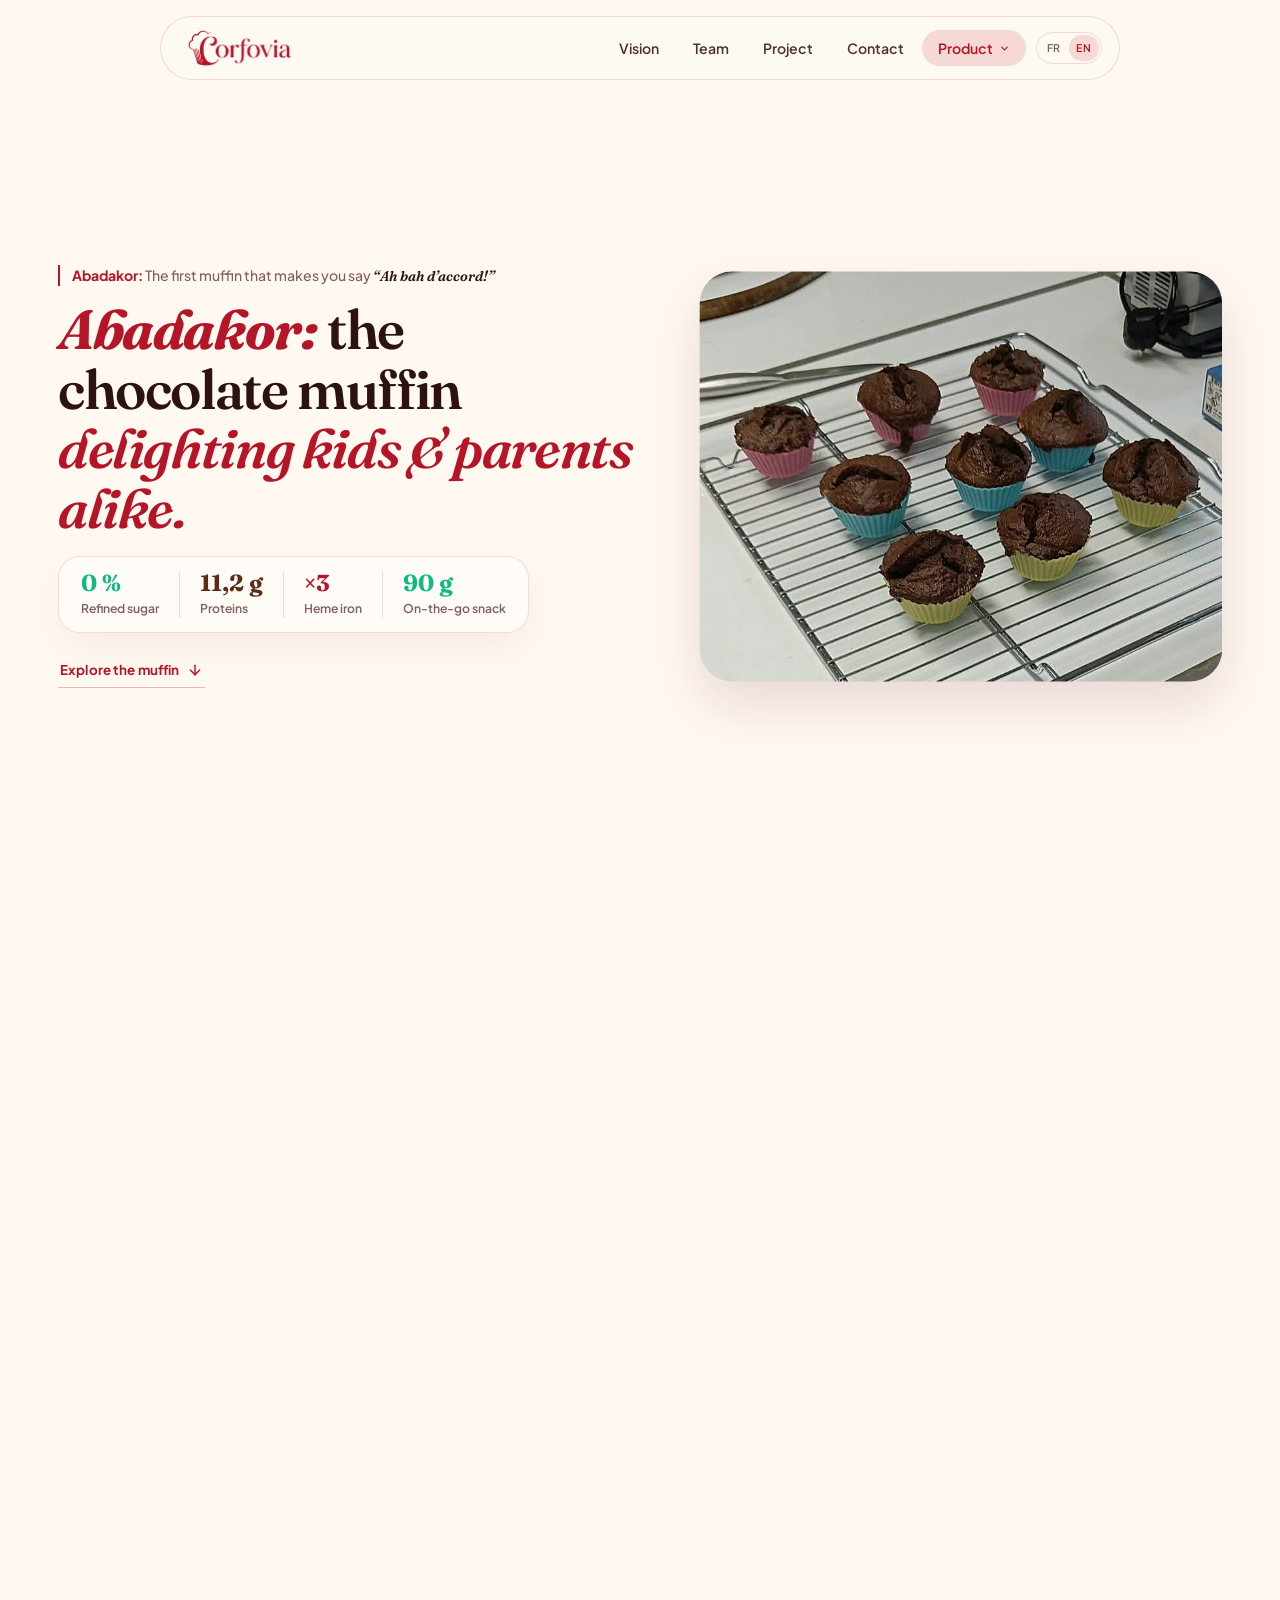
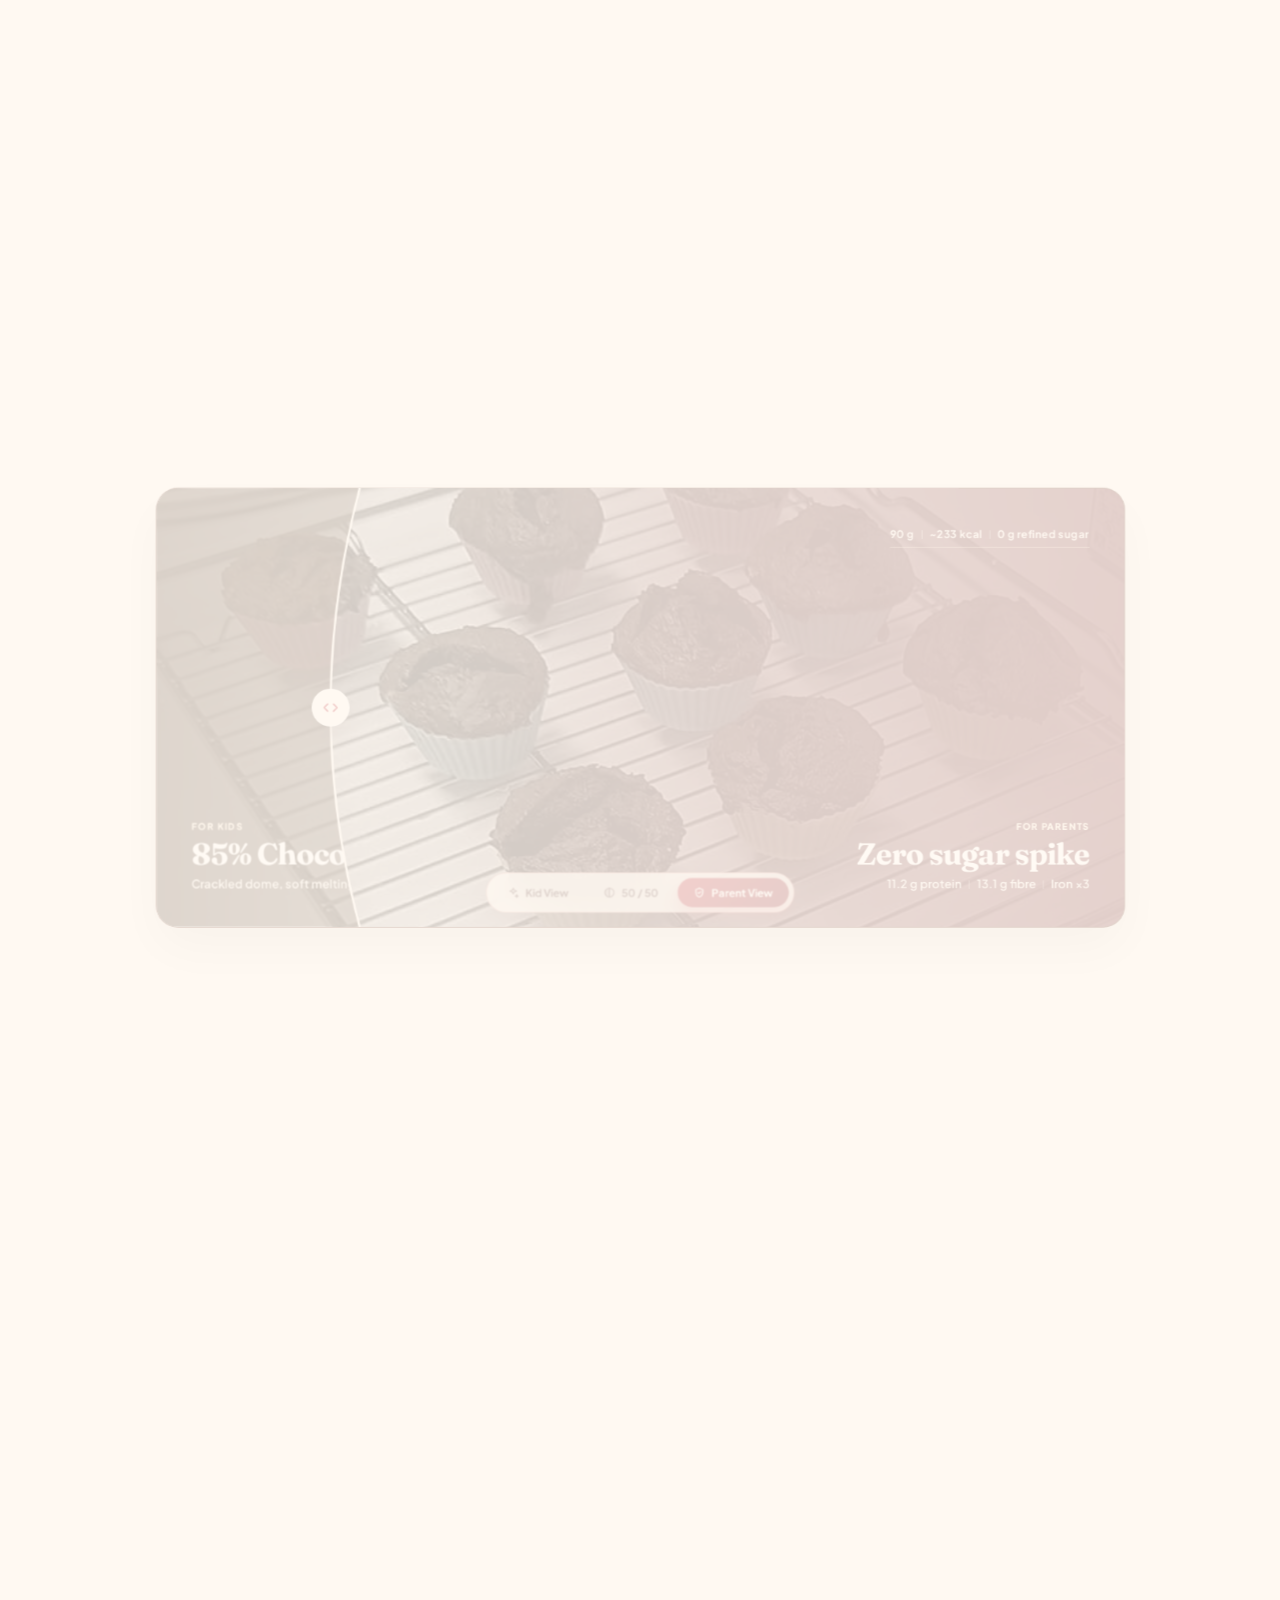
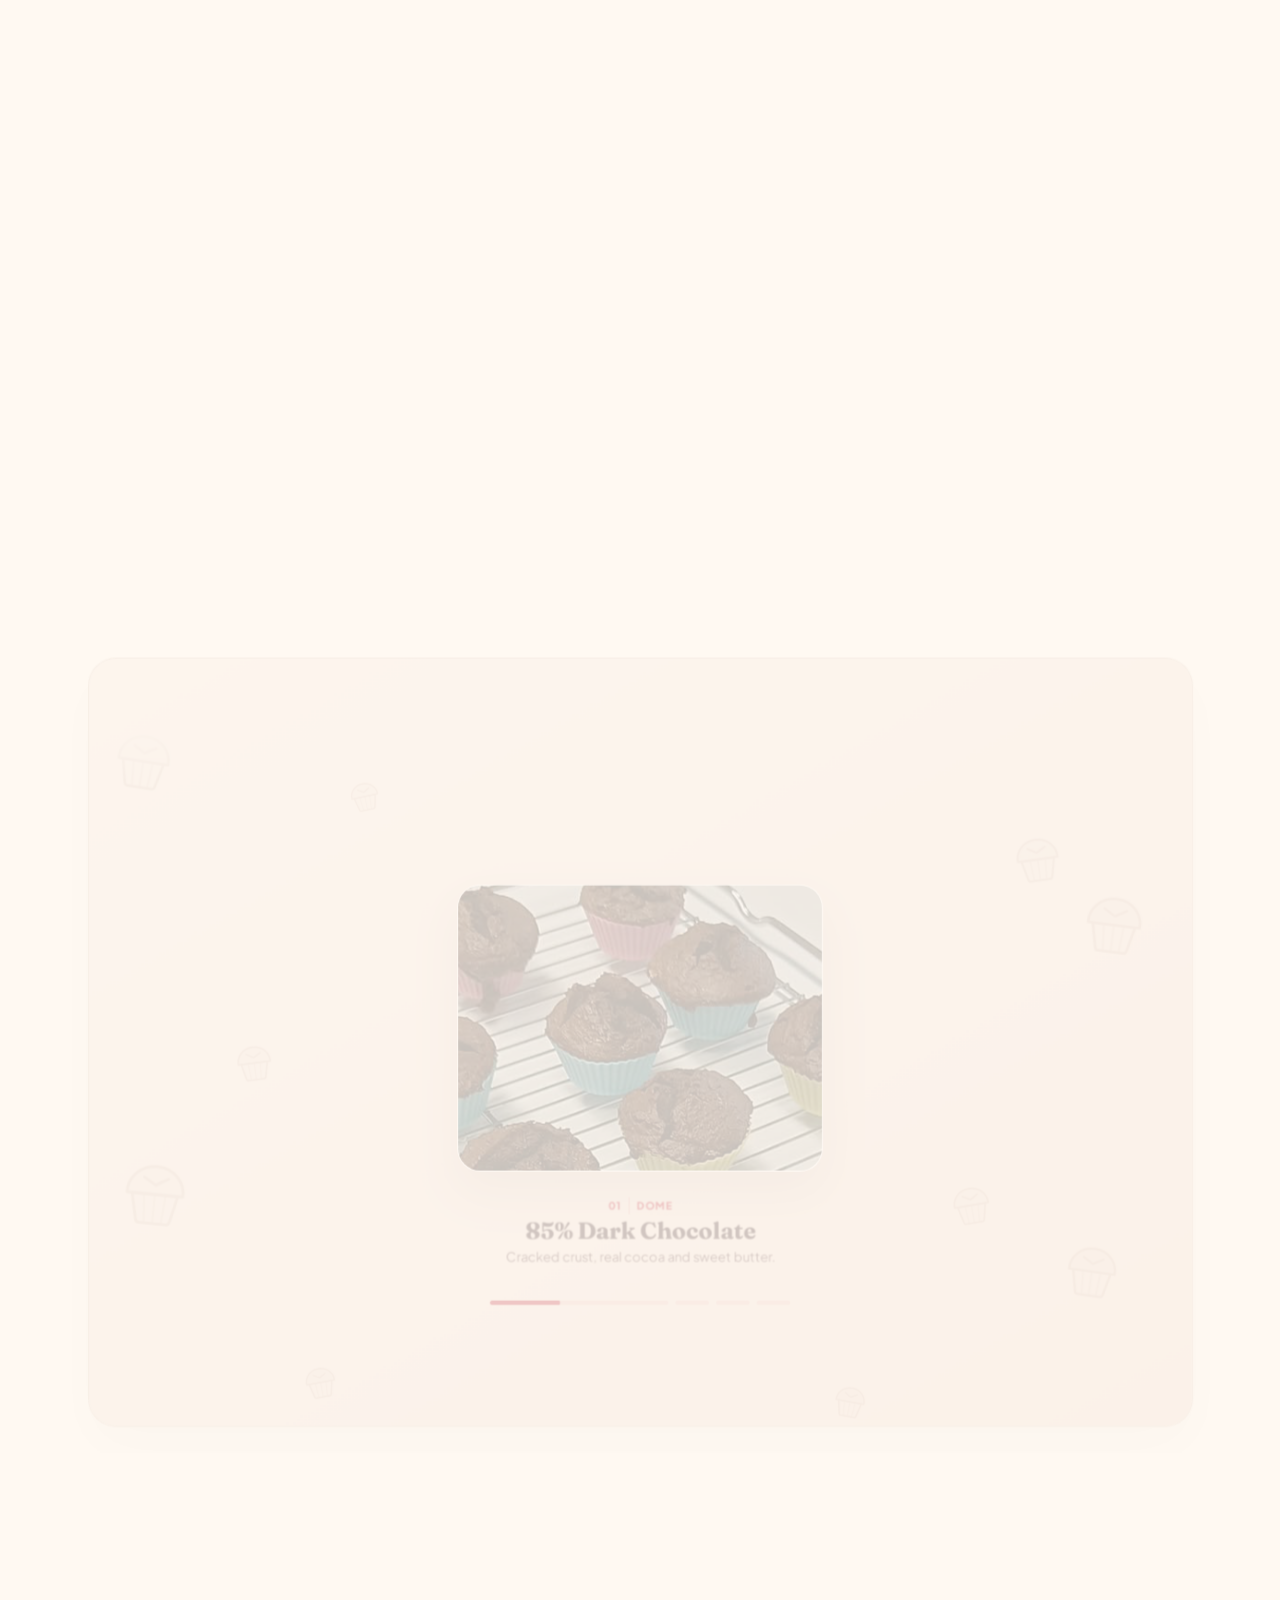
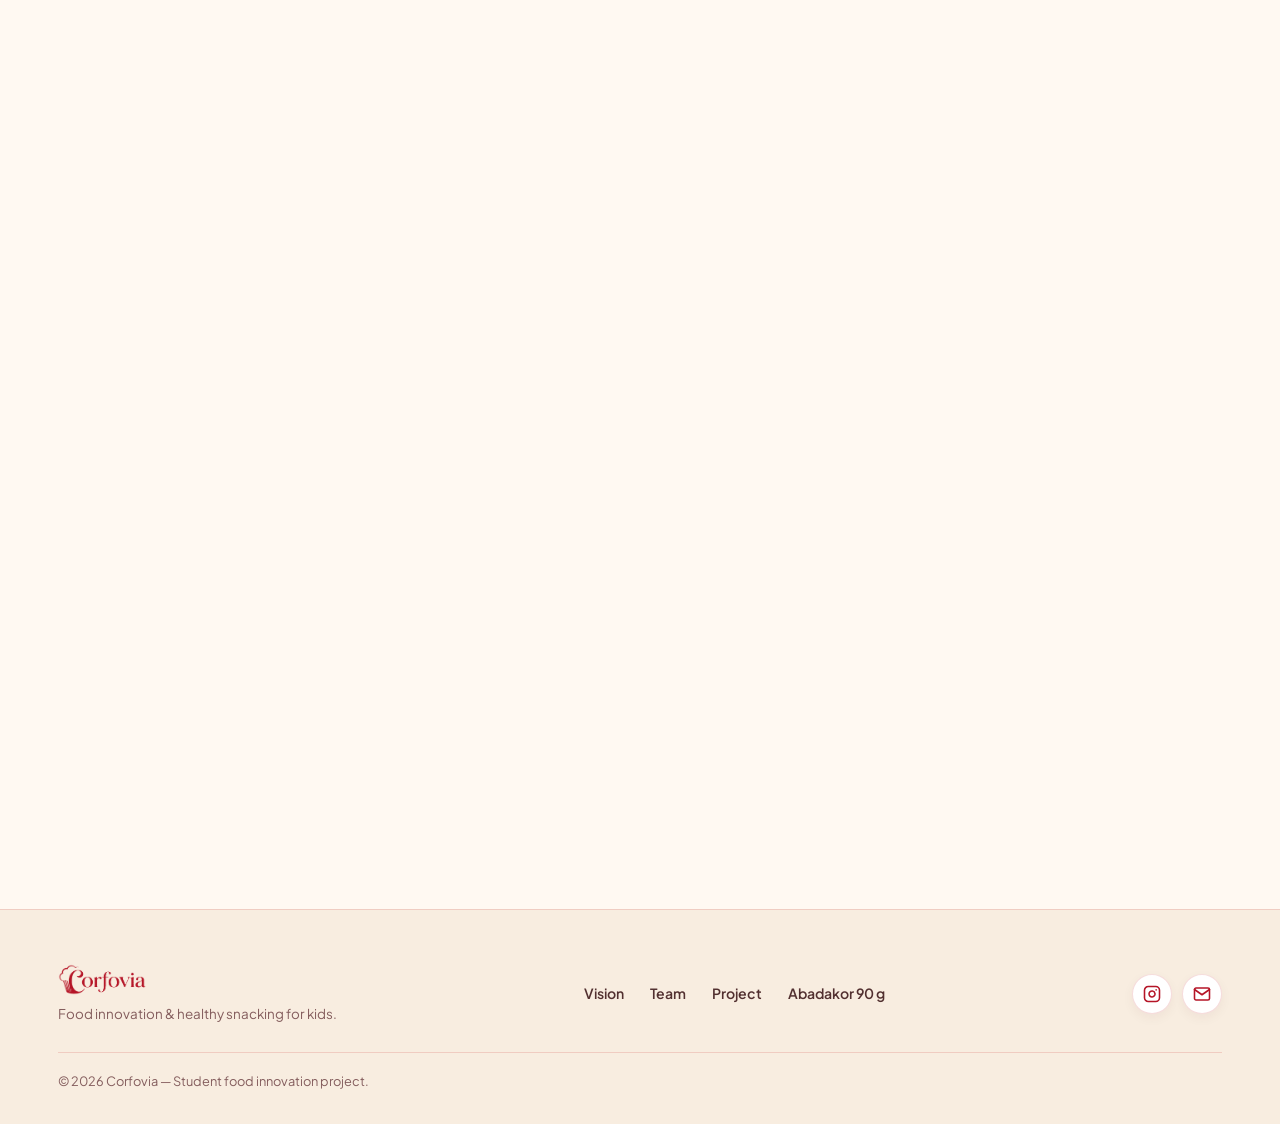
<file: products/abadakor/index.html>
<!DOCTYPE html>
<html lang="fr">

<head>
  <meta charset="UTF-8">
  <meta http-equiv="X-UA-Compatible" content="IE=edge">
  <meta name="viewport" content="width=device-width, initial-scale=1.0, maximum-scale=5.0">

  <title>Corfovia - Abadakor</title>
  <meta name="description"
    content="Muffin Abadakor par Corfovia (90 g) : chocolat noir 85 %, 0 % sucre raffiné, 11,2 g de protéines riches en fer héminique et 13,1 g de fibres de chicorée.">
  <meta name="author" content="Corfovia">
  <meta name="robots" content="index, follow, max-image-preview:large">
  <link rel="canonical" href="https://corfovia.com/products/abadakor/">

  <meta name="theme-color" content="#fff9f2">
  <meta name="color-scheme" content="light">

  <link rel="preconnect" href="https://fonts.googleapis.com">
  <link rel="preconnect" href="https://fonts.gstatic.com" crossorigin>

  <link rel="stylesheet" href="../../css/style.css">
  <link rel="stylesheet" href="../../css/responsive.css">
  <link rel="stylesheet" href="../../css/product.css">
  <link rel="icon" type="image/png" sizes="32x32" href="/images/icons/favicon-32x32.png?v=2">
  <link rel="icon" type="image/png" sizes="16x16" href="/images/icons/favicon-16x16.png?v=2">
  <link rel="apple-touch-icon" sizes="180x180" href="/images/icons/apple-touch-icon.png?v=2">
  <link rel="shortcut icon" href="/favicon.ico?v=2">
</head>

<body class="product-page-body">

  <!-- FLOATING MORPHING HEADER -->
  <header class="site-nav">
    <div class="nav-inner">
      <a href="/" class="nav-brand" aria-label="Corfovia Accueil">
        <img class="nav-brand-logo" src="/images/brand/logo-horizontal-corfovia.png" alt="Corfovia">
      </a>

      <button type="button" class="nav-current-badge" id="navMobileTrigger" aria-expanded="false"
        aria-label="Menu de navigation">
        <span class="nav-current-dot"></span>
        <span class="nav-current-label">Abadakor</span>
        <svg class="nav-mobile-chevron" width="12" height="12" viewBox="0 0 24 24" fill="none" stroke="currentColor"
          stroke-width="2.5" stroke-linecap="round" stroke-linejoin="round" aria-hidden="true">
          <polyline points="6 9 12 15 18 9"></polyline>
        </svg>
      </button>

      <ul class="nav-links">
        <li><a href="/#vision" class="nav-link" data-i18n="nav.vision">La Vision</a></li>
        <li><a href="/#creation" class="nav-link" data-i18n="nav.innovation">Notre Équipe</a></li>
        <li><a href="/#routine" class="nav-link" data-i18n="nav.science">Le Projet</a></li>
        <li><a href="/#communaute" class="nav-link" data-i18n="nav.contact">Contacter</a></li>

        <li class="nav-dropdown-wrapper">
          <button class="nav-link nav-dropdown-btn active" id="navProductsTrigger" aria-expanded="false"
            aria-haspopup="true">
            <span data-i18n="nav.products">Produit</span>
            <svg class="nav-chevron-icon" width="12" height="12" viewBox="0 0 24 24" fill="none" stroke="currentColor"
              stroke-width="2.5" stroke-linecap="round" stroke-linejoin="round">
              <polyline points="6 9 12 15 18 9"></polyline>
            </svg>
          </button>

          <div class="nav-dropdown-menu" id="navProductsMenu" role="menu" aria-labelledby="navProductsTrigger">
            <div class="nav-dropdown-items">
              <a href="/products/abadakor/" class="nav-dropdown-item active-page" role="menuitem">
                <div class="nav-dropdown-icon-wrap">
                  <img src="images/ABDK-logo.png" alt="Abadakor" class="nav-dropdown-item-thumb">
                </div>
                <div class="nav-dropdown-item-info">
                  <div class="nav-dropdown-item-top">
                    <span class="nav-dropdown-item-title">Abadakor</span>
                    <span class="nav-dropdown-item-badge" data-i18n="nav.badge.abadakor">90 g</span>
                  </div>
                  <p class="nav-dropdown-item-desc" data-i18n="nav.dropdown.desc"></p>
                </div>
                <svg class="nav-dropdown-item-arrow" width="14" height="14" viewBox="0 0 24 24" fill="none"
                  stroke="currentColor" stroke-width="2.5" stroke-linecap="round" stroke-linejoin="round">
                  <polyline points="9 18 15 12 9 6"></polyline>
                </svg>
              </a>
            </div>
          </div>
        </li>

        <li class="lang-switcher-wrapper">
          <div class="lang-switcher" role="group" aria-label="Choix de la langue">
            <button class="lang-switcher-btn active" data-lang="fr" aria-pressed="true">FR</button>
            <button class="lang-switcher-btn" data-lang="en" aria-pressed="false">EN</button>
          </div>
        </li>
      </ul>
    </div>
  </header>

  <!-- Indicateur de scroll sticky (apparaît après 2s sans scroll) -->
  <div class="p-scroll-dock" id="pScrollDock">
    <button type="button" class="p-scroll-hint" id="pScrollHint" aria-label="Défiler vers le bas">
      <span data-i18n="product.scroll.hint">Défiler pour découvrir</span>
      <svg class="p-scroll-hint-icon" width="16" height="22" viewBox="0 0 16 22" fill="none" stroke="currentColor"
        stroke-width="1.6" stroke-linecap="round" aria-hidden="true">
        <rect x="1.5" y="1.5" width="13" height="19" rx="6.5" />
        <line class="p-scroll-wheel" x1="8" y1="5.5" x2="8" y2="9" />
      </svg>
    </button>

    <button type="button" class="p-auto-scroll" id="pAutoScrollBtn" aria-label="Lecture automatique" aria-pressed="false">
      <svg class="p-auto-scroll-icon is-play" width="14" height="14" viewBox="0 0 24 24" fill="currentColor"
        aria-hidden="true">
        <path d="M8 5.5v13l10.5-6.5L8 5.5z" />
      </svg>
      <svg class="p-auto-scroll-icon is-pause" width="14" height="14" viewBox="0 0 24 24" fill="currentColor"
        aria-hidden="true">
        <rect x="6.5" y="5.5" width="3.8" height="13" rx="1.2" />
        <rect x="13.7" y="5.5" width="3.8" height="13" rx="1.2" />
      </svg>
      <span class="p-auto-scroll-label" data-i18n="product.scroll.auto">Lecture auto</span>
    </button>
  </div>

  <div class="site-wrapper product-main-flow">

    <!-- ======================================================================
         ACT 1 : HERO — LA PHOTO S'AGRANDIT JUSQU'AU PLEIN ÉCRAN (STICKY)
         ====================================================================== -->
    <section class="p-hero" id="pHero">
      <div class="p-hero-track" id="pHeroTrack">
        <div class="p-hero-sticky" id="pHeroSticky">
          <div class="container">
            <div class="p-hero-grid">

              <div class="p-hero-copy" id="pHeroCopy">
                <p class="p-hero-tagline" data-i18n-html="product.hero.tagline">
                  <span>Abadakor :</span> Le premier muffin qui vous fait dire <em>Ah bah d’accord !</em>
                </p>
                <h1 class="hero-glorious-title">
                  <em data-i18n="product.hero.title.1">Abadakor :</em>
                  <span data-i18n="product.hero.title.2">le muffin chocolat</span>
                  <span class="hero-highlight" data-i18n="product.hero.title.3">qui réconcilie enfants & parents.</span>
                </h1>

                <div class="p-hero-trust-strip">
                  <div class="p-hero-metric is-green">
                    <strong>0 %</strong>
                    <span data-i18n="product.chip.sugar">Sucre raffiné</span>
                  </div>
                  <div class="p-hero-metric is-cocoa">
                    <strong>11,2 g</strong>
                    <span data-i18n="product.chip.protein">Protéines</span>
                  </div>
                  <div class="p-hero-metric">
                    <strong>×3</strong>
                    <span data-i18n="product.chip.iron">Fer héminique</span>
                  </div>
                  <div class="p-hero-metric is-green">
                    <strong>90 g</strong>
                    <span data-i18n="product.chip.portion">Goûter nomade</span>
                  </div>
                </div>

                <a href="#pSplitSection" class="p-hero-scroll-cta">
                  <span data-i18n="product.hero.scroll">Explorer le muffin</span>
                  <svg width="16" height="16" viewBox="0 0 24 24" fill="none" stroke="currentColor" stroke-width="2.2"
                    stroke-linecap="round" stroke-linejoin="round" aria-hidden="true">
                    <line x1="12" y1="5" x2="12" y2="19"></line>
                    <polyline points="19 12 12 19 5 12"></polyline>
                  </svg>
                </a>
              </div>

              <div class="p-hero-media">
                <div class="p-hero-photo-slot" id="pHeroSlot" aria-hidden="true"></div>
              </div>

            </div>
          </div>

          <!-- Calque photo unique : découpé sur l'emplacement puis agrandi au plein écran -->
          <div class="p-hero-bleed" id="pHeroBleed">
            <img id="pHeroBleedImg" class="p-hero-bleed-img" src="/products/abadakor/images/hero-muffins.jpg"
              width="800" height="707" alt="Muffins Abadakor au chocolat noir 85 %" />
          </div>
        </div>
      </div>
    </section>

    <!-- ======================================================================
         ACT 2 : UN MUFFIN. DEUX REGARDS (EXPANSION PLEIN ÉCRAN STICKY AU SCROLL)
         ====================================================================== -->
    <section class="p-split-section" id="pSplitSection">
      <div class="p-split-track" id="pSplitTrack">
        <div class="p-split-sticky">
          <div class="p-split-inner" id="pSplitInner">
            <div class="section-title-wrap p-split-header" data-scroll-reveal>
              <div class="section-scroll-ornament" aria-hidden="true">
                <svg viewBox="0 0 180 28">
                  <path class="scroll-draw-path" d="M 4 18 C 40 2, 74 2, 94 14 S 142 28, 176 8" />
                </svg>
              </div>
              <h2 class="section-serif-title">
                <span data-i18n="product.split.title">Un muffin.</span>
                <span data-i18n="product.split.title.span">Deux regards.</span>
              </h2>
              <p class="section-serif-sub" data-i18n="product.split.sub">Glissez pour révéler la transparence parent
                sous la gourmandise enfant.</p>
            </div>

            <div class="p-split-expand-wrap" id="pSplitExpand">
              <div class="p-split-stage" id="pSplitStage">
                <!-- Back Layer : Parent Nutritional Lens (pure CSS GPU filter) -->
                <div class="p-split-layer p-split-back">
                  <div class="p-split-photo-crop">
                    <img src="/products/abadakor/images/hero-muffins.jpg" alt="Analyse nutritionnelle muffin Abadakor"
                      class="p-split-img is-parent" />
                  </div>
                  <div class="p-split-parent-overlay">
                    <div class="p-split-parent-top">
                      <span class="p-split-spec-line p-sep"><span data-i18n="product.split.parent.spec.a">90
                          g</span><span data-i18n="product.split.parent.spec.b">~233 kcal</span><span
                          data-i18n="product.split.parent.spec.c">0 g sucre raffiné</span></span>
                    </div>
                    <div class="p-split-copy-box is-right">
                      <span class="p-split-kicker" data-i18n="product.split.parent.label">Pour le parent</span>
                      <h3 data-i18n="product.split.parent.title">Zéro pic de sucre</h3>
                      <div class="p-split-facts">
                        <span class="p-sep"><span data-i18n="product.split.parent.sub.a">11,2 g protéines</span><span
                            data-i18n="product.split.parent.sub.b">13,1 g fibres</span><span
                            data-i18n="product.split.parent.sub.c">Fer ×3</span></span>
                      </div>
                    </div>
                  </div>
                </div>

                <!-- Front Layer : Kid Indulgence (clipped via pure GPU CSS --split) -->
                <div class="p-split-layer p-split-front" id="pSplitFront">
                  <div class="p-split-photo-crop">
                    <img src="/products/abadakor/images/hero-muffins.jpg" alt="Gourmandise chocolat noir Abadakor"
                      class="p-split-img is-kid" />
                  </div>
                  <div class="p-split-kid-overlay">
                    <div class="p-split-copy-box is-left">
                      <span class="p-split-kicker" data-i18n="product.split.kid.label">Pour l’enfant</span>
                      <h3 data-i18n="product.split.kid.title">Chocolat 85 %</h3>
                      <div class="p-split-facts">
                        <span data-i18n="product.split.kid.sub">Croûte craquelée, cœur fondant.</span>
                      </div>
                    </div>
                  </div>
                </div>

                <!-- Curved GPU SVG Blade line -->
                <svg class="p-split-blade" id="pSplitBlade" viewBox="0 0 1000 1000" preserveAspectRatio="none"
                  aria-hidden="true">
                  <path id="pSplitBladePath" d="M 500 0 Q 500 500 500 1000" vector-effect="non-scaling-stroke" />
                </svg>

                <!-- Magnetic Handle -->
                <div class="p-split-handle" id="pSplitHandle" aria-hidden="true">
                  <svg width="18" height="18" viewBox="0 0 24 24" fill="none" stroke="currentColor" stroke-width="2.5"
                    stroke-linecap="round" stroke-linejoin="round">
                    <polyline points="15 18 9 12 15 6"></polyline>
                  </svg>
                  <svg width="18" height="18" viewBox="0 0 24 24" fill="none" stroke="currentColor" stroke-width="2.5"
                    stroke-linecap="round" stroke-linejoin="round" style="margin-left:-6px;">
                    <polyline points="9 18 15 12 9 6"></polyline>
                  </svg>
                </div>

                <div class="p-split-controls" id="pSplitControls" data-active-mode="mid" role="group"
                  aria-label="Choisir le regard sur le muffin">
                  <div class="p-split-glider" id="pSplitGlider" aria-hidden="true"></div>
                  <button type="button" class="p-split-preset-btn" data-mode="kid" data-split-target="0.86">
                    <svg class="p-split-btn-icon" width="15" height="15" viewBox="0 0 24 24" fill="none"
                      stroke="currentColor" stroke-width="2.1" stroke-linecap="round" stroke-linejoin="round"
                      aria-hidden="true">
                      <path d="M12 3l1.9 4.5L18.5 9l-4.6 1.5L12 15l-1.9-4.5L5.5 9l4.6-1.5L12 3z" />
                      <path d="M19 16l.9 2.1L22 19l-2.1.9L19 22l-.9-2.1L16 19l2.1-.9L19 16z" />
                    </svg>
                    <span data-i18n="product.split.btn.kid">Regard Enfant</span>
                  </button>
                  <button type="button" class="p-split-preset-btn is-active" data-mode="mid" data-split-target="0.50">
                    <svg class="p-split-btn-icon" width="15" height="15" viewBox="0 0 24 24" fill="none"
                      stroke="currentColor" stroke-width="2.1" stroke-linecap="round" stroke-linejoin="round"
                      aria-hidden="true">
                      <circle cx="12" cy="12" r="9" />
                      <path d="M12 3v18" />
                      <path d="M12 3a9 9 0 0 0 0 18z" fill="currentColor" fill-opacity="0.28" stroke="none" />
                    </svg>
                    <span data-i18n="product.split.btn.mid">50 / 50</span>
                  </button>
                  <button type="button" class="p-split-preset-btn" data-mode="parent" data-split-target="0.14">
                    <svg class="p-split-btn-icon" width="15" height="15" viewBox="0 0 24 24" fill="none"
                      stroke="currentColor" stroke-width="2.1" stroke-linecap="round" stroke-linejoin="round"
                      aria-hidden="true">
                      <path d="M12 3l7 3v5c0 5-3 8.8-7 10-4-1.2-7-5-7-10V6l7-3z" />
                      <path d="M9.5 12l1.8 1.8 3.5-3.8" />
                    </svg>
                    <span data-i18n="product.split.btn.parent">Regard Parent</span>
                  </button>
                </div>
              </div>
            </div>
          </div>
        </div>
      </div>
    </section>

    <!-- ======================================================================
         ACT 3 : ANATOMIE — CARTE COLORÉE ARRONDIE STICKY + MONOGRAMMES MUFFIN ÉDITORIAUX
         ====================================================================== -->
    <section class="p-story-section" id="muffin-story">
      <div class="p-story-track" id="pStoryTrack">
        <div class="p-story-sticky" id="pStorySticky" data-step="0">
          <div class="p-story-panel" id="pStoryPanel">

            <!-- Fonds opaques et chaleureux par chapitre -->
            <div class="p-story-tints" aria-hidden="true">
              <span class="p-story-tint" data-tint="0"></span>
              <span class="p-story-tint" data-tint="1"></span>
              <span class="p-story-tint" data-tint="2"></span>
              <span class="p-story-tint" data-tint="3"></span>
            </div>

            <!-- Monogrammes muffin géométriques : morphing direct des paths SVG selon le chapitre -->
            <div class="p-story-bg" id="pStoryBg" aria-hidden="true">
              <span class="p-bg-muffin" style="--x:5%;--y:21%;--s:1.25;--dy:170px;--rot:-22deg;--k:0">
                <svg viewBox="0 0 64 64">
                  <path class="mf-cup" data-morph="cup" d="M 16 34 C 17.4 40.2 18.8 46.3 20.2 52.5 C 20.5 53.7 21.3 54.4 22.5 54.4 C 28.8 54.4 35.2 54.4 41.5 54.4 C 42.7 54.4 43.5 53.7 43.8 52.5 C 45.2 46.3 46.6 40.2 48 34 Z" />
                  <path class="mf-dome" data-morph="dome" d="M 12.5 34 C 11.9 24.5 19.5 14.5 32 14.5 C 44.5 14.5 52.1 24.5 51.5 34 Z" />
                  <path class="mf-ribs" data-morph="ribs" d="M 24.5 34.5 L 26 54 M 32 34.5 L 32 54 M 39.5 34.5 L 38 54" />
                  <path class="mf-emblem" data-morph="emblem" d="M 23.5 22.5 C 26.3 24.2 29.2 25.8 32 27.5 C 34.8 25.8 37.7 24.2 40.5 22.5 C 38.5 23.5 36.5 24.5 34.8 25.5 C 33.8 26.2 32.9 26.8 32 27.5 C 29.2 25.8 26.3 24.2 23.5 22.5 Z" />
                  <path class="mf-detail" data-morph="detail" d="M 32 22.5 C 32 22.5 32 22.5 32 22.5 C 32 22.5 32 22.5 32 22.5 M 32 22.5 L 32 22.5 L 32 22.5 M 32 22.5 C 32 22.5 32 22.5 32 22.5 C 32 22.5 32 22.5 32 22.5 M 32 22.5 L 32 22.5 L 32 22.5" />
                </svg>
              </span>
              <span class="p-bg-muffin" style="--x:15%;--y:47%;--s:0.8;--dy:-120px;--rot:18deg;--k:1">
                <svg viewBox="0 0 64 64">
                  <path class="mf-cup" data-morph="cup" d="M 16 34 C 17.4 40.2 18.8 46.3 20.2 52.5 C 20.5 53.7 21.3 54.4 22.5 54.4 C 28.8 54.4 35.2 54.4 41.5 54.4 C 42.7 54.4 43.5 53.7 43.8 52.5 C 45.2 46.3 46.6 40.2 48 34 Z" />
                  <path class="mf-dome" data-morph="dome" d="M 12.5 34 C 11.9 24.5 19.5 14.5 32 14.5 C 44.5 14.5 52.1 24.5 51.5 34 Z" />
                  <path class="mf-ribs" data-morph="ribs" d="M 24.5 34.5 L 26 54 M 32 34.5 L 32 54 M 39.5 34.5 L 38 54" />
                  <path class="mf-emblem" data-morph="emblem" d="M 23.5 22.5 C 26.3 24.2 29.2 25.8 32 27.5 C 34.8 25.8 37.7 24.2 40.5 22.5 C 38.5 23.5 36.5 24.5 34.8 25.5 C 33.8 26.2 32.9 26.8 32 27.5 C 29.2 25.8 26.3 24.2 23.5 22.5 Z" />
                  <path class="mf-detail" data-morph="detail" d="M 32 22.5 C 32 22.5 32 22.5 32 22.5 C 32 22.5 32 22.5 32 22.5 M 32 22.5 L 32 22.5 L 32 22.5 M 32 22.5 C 32 22.5 32 22.5 32 22.5 C 32 22.5 32 22.5 32 22.5 M 32 22.5 L 32 22.5 L 32 22.5" />
                </svg>
              </span>
              <span class="p-bg-muffin" style="--x:6%;--y:76%;--s:1.4;--dy:140px;--rot:-14deg;--k:2">
                <svg viewBox="0 0 64 64">
                  <path class="mf-cup" data-morph="cup" d="M 16 34 C 17.4 40.2 18.8 46.3 20.2 52.5 C 20.5 53.7 21.3 54.4 22.5 54.4 C 28.8 54.4 35.2 54.4 41.5 54.4 C 42.7 54.4 43.5 53.7 43.8 52.5 C 45.2 46.3 46.6 40.2 48 34 Z" />
                  <path class="mf-dome" data-morph="dome" d="M 12.5 34 C 11.9 24.5 19.5 14.5 32 14.5 C 44.5 14.5 52.1 24.5 51.5 34 Z" />
                  <path class="mf-ribs" data-morph="ribs" d="M 24.5 34.5 L 26 54 M 32 34.5 L 32 54 M 39.5 34.5 L 38 54" />
                  <path class="mf-emblem" data-morph="emblem" d="M 23.5 22.5 C 26.3 24.2 29.2 25.8 32 27.5 C 34.8 25.8 37.7 24.2 40.5 22.5 C 38.5 23.5 36.5 24.5 34.8 25.5 C 33.8 26.2 32.9 26.8 32 27.5 C 29.2 25.8 26.3 24.2 23.5 22.5 Z" />
                  <path class="mf-detail" data-morph="detail" d="M 32 22.5 C 32 22.5 32 22.5 32 22.5 C 32 22.5 32 22.5 32 22.5 M 32 22.5 L 32 22.5 L 32 22.5 M 32 22.5 C 32 22.5 32 22.5 32 22.5 C 32 22.5 32 22.5 32 22.5 M 32 22.5 L 32 22.5 L 32 22.5" />
                </svg>
              </span>
              <span class="p-bg-muffin" style="--x:21%;--y:90%;--s:0.7;--dy:-90px;--rot:26deg;--k:3">
                <svg viewBox="0 0 64 64">
                  <path class="mf-cup" data-morph="cup" d="M 16 34 C 17.4 40.2 18.8 46.3 20.2 52.5 C 20.5 53.7 21.3 54.4 22.5 54.4 C 28.8 54.4 35.2 54.4 41.5 54.4 C 42.7 54.4 43.5 53.7 43.8 52.5 C 45.2 46.3 46.6 40.2 48 34 Z" />
                  <path class="mf-dome" data-morph="dome" d="M 12.5 34 C 11.9 24.5 19.5 14.5 32 14.5 C 44.5 14.5 52.1 24.5 51.5 34 Z" />
                  <path class="mf-ribs" data-morph="ribs" d="M 24.5 34.5 L 26 54 M 32 34.5 L 32 54 M 39.5 34.5 L 38 54" />
                  <path class="mf-emblem" data-morph="emblem" d="M 23.5 22.5 C 26.3 24.2 29.2 25.8 32 27.5 C 34.8 25.8 37.7 24.2 40.5 22.5 C 38.5 23.5 36.5 24.5 34.8 25.5 C 33.8 26.2 32.9 26.8 32 27.5 C 29.2 25.8 26.3 24.2 23.5 22.5 Z" />
                  <path class="mf-detail" data-morph="detail" d="M 32 22.5 C 32 22.5 32 22.5 32 22.5 C 32 22.5 32 22.5 32 22.5 M 32 22.5 L 32 22.5 L 32 22.5 M 32 22.5 C 32 22.5 32 22.5 32 22.5 C 32 22.5 32 22.5 32 22.5 M 32 22.5 L 32 22.5 L 32 22.5" />
                </svg>
              </span>
              <span class="p-bg-muffin" style="--x:86%;--y:19%;--s:1.0;--dy:-150px;--rot:20deg;--k:4">
                <svg viewBox="0 0 64 64">
                  <path class="mf-cup" data-morph="cup" d="M 16 34 C 17.4 40.2 18.8 46.3 20.2 52.5 C 20.5 53.7 21.3 54.4 22.5 54.4 C 28.8 54.4 35.2 54.4 41.5 54.4 C 42.7 54.4 43.5 53.7 43.8 52.5 C 45.2 46.3 46.6 40.2 48 34 Z" />
                  <path class="mf-dome" data-morph="dome" d="M 12.5 34 C 11.9 24.5 19.5 14.5 32 14.5 C 44.5 14.5 52.1 24.5 51.5 34 Z" />
                  <path class="mf-ribs" data-morph="ribs" d="M 24.5 34.5 L 26 54 M 32 34.5 L 32 54 M 39.5 34.5 L 38 54" />
                  <path class="mf-emblem" data-morph="emblem" d="M 23.5 22.5 C 26.3 24.2 29.2 25.8 32 27.5 C 34.8 25.8 37.7 24.2 40.5 22.5 C 38.5 23.5 36.5 24.5 34.8 25.5 C 33.8 26.2 32.9 26.8 32 27.5 C 29.2 25.8 26.3 24.2 23.5 22.5 Z" />
                  <path class="mf-detail" data-morph="detail" d="M 32 22.5 C 32 22.5 32 22.5 32 22.5 C 32 22.5 32 22.5 32 22.5 M 32 22.5 L 32 22.5 L 32 22.5 M 32 22.5 C 32 22.5 32 22.5 32 22.5 C 32 22.5 32 22.5 32 22.5 M 32 22.5 L 32 22.5 L 32 22.5" />
                </svg>
              </span>
              <span class="p-bg-muffin" style="--x:93%;--y:40%;--s:1.3;--dy:120px;--rot:-18deg;--k:5">
                <svg viewBox="0 0 64 64">
                  <path class="mf-cup" data-morph="cup" d="M 16 34 C 17.4 40.2 18.8 46.3 20.2 52.5 C 20.5 53.7 21.3 54.4 22.5 54.4 C 28.8 54.4 35.2 54.4 41.5 54.4 C 42.7 54.4 43.5 53.7 43.8 52.5 C 45.2 46.3 46.6 40.2 48 34 Z" />
                  <path class="mf-dome" data-morph="dome" d="M 12.5 34 C 11.9 24.5 19.5 14.5 32 14.5 C 44.5 14.5 52.1 24.5 51.5 34 Z" />
                  <path class="mf-ribs" data-morph="ribs" d="M 24.5 34.5 L 26 54 M 32 34.5 L 32 54 M 39.5 34.5 L 38 54" />
                  <path class="mf-emblem" data-morph="emblem" d="M 23.5 22.5 C 26.3 24.2 29.2 25.8 32 27.5 C 34.8 25.8 37.7 24.2 40.5 22.5 C 38.5 23.5 36.5 24.5 34.8 25.5 C 33.8 26.2 32.9 26.8 32 27.5 C 29.2 25.8 26.3 24.2 23.5 22.5 Z" />
                  <path class="mf-detail" data-morph="detail" d="M 32 22.5 C 32 22.5 32 22.5 32 22.5 C 32 22.5 32 22.5 32 22.5 M 32 22.5 L 32 22.5 L 32 22.5 M 32 22.5 C 32 22.5 32 22.5 32 22.5 C 32 22.5 32 22.5 32 22.5 M 32 22.5 L 32 22.5 L 32 22.5" />
                </svg>
              </span>
              <span class="p-bg-muffin" style="--x:80%;--y:66%;--s:0.85;--dy:-110px;--rot:24deg;--k:6">
                <svg viewBox="0 0 64 64">
                  <path class="mf-cup" data-morph="cup" d="M 16 34 C 17.4 40.2 18.8 46.3 20.2 52.5 C 20.5 53.7 21.3 54.4 22.5 54.4 C 28.8 54.4 35.2 54.4 41.5 54.4 C 42.7 54.4 43.5 53.7 43.8 52.5 C 45.2 46.3 46.6 40.2 48 34 Z" />
                  <path class="mf-dome" data-morph="dome" d="M 12.5 34 C 11.9 24.5 19.5 14.5 32 14.5 C 44.5 14.5 52.1 24.5 51.5 34 Z" />
                  <path class="mf-ribs" data-morph="ribs" d="M 24.5 34.5 L 26 54 M 32 34.5 L 32 54 M 39.5 34.5 L 38 54" />
                  <path class="mf-emblem" data-morph="emblem" d="M 23.5 22.5 C 26.3 24.2 29.2 25.8 32 27.5 C 34.8 25.8 37.7 24.2 40.5 22.5 C 38.5 23.5 36.5 24.5 34.8 25.5 C 33.8 26.2 32.9 26.8 32 27.5 C 29.2 25.8 26.3 24.2 23.5 22.5 Z" />
                  <path class="mf-detail" data-morph="detail" d="M 32 22.5 C 32 22.5 32 22.5 32 22.5 C 32 22.5 32 22.5 32 22.5 M 32 22.5 L 32 22.5 L 32 22.5 M 32 22.5 C 32 22.5 32 22.5 32 22.5 C 32 22.5 32 22.5 32 22.5 M 32 22.5 L 32 22.5 L 32 22.5" />
                </svg>
              </span>
              <span class="p-bg-muffin" style="--x:91%;--y:87%;--s:1.15;--dy:160px;--rot:-20deg;--k:7">
                <svg viewBox="0 0 64 64">
                  <path class="mf-cup" data-morph="cup" d="M 16 34 C 17.4 40.2 18.8 46.3 20.2 52.5 C 20.5 53.7 21.3 54.4 22.5 54.4 C 28.8 54.4 35.2 54.4 41.5 54.4 C 42.7 54.4 43.5 53.7 43.8 52.5 C 45.2 46.3 46.6 40.2 48 34 Z" />
                  <path class="mf-dome" data-morph="dome" d="M 12.5 34 C 11.9 24.5 19.5 14.5 32 14.5 C 44.5 14.5 52.1 24.5 51.5 34 Z" />
                  <path class="mf-ribs" data-morph="ribs" d="M 24.5 34.5 L 26 54 M 32 34.5 L 32 54 M 39.5 34.5 L 38 54" />
                  <path class="mf-emblem" data-morph="emblem" d="M 23.5 22.5 C 26.3 24.2 29.2 25.8 32 27.5 C 34.8 25.8 37.7 24.2 40.5 22.5 C 38.5 23.5 36.5 24.5 34.8 25.5 C 33.8 26.2 32.9 26.8 32 27.5 C 29.2 25.8 26.3 24.2 23.5 22.5 Z" />
                  <path class="mf-detail" data-morph="detail" d="M 32 22.5 C 32 22.5 32 22.5 32 22.5 C 32 22.5 32 22.5 32 22.5 M 32 22.5 L 32 22.5 L 32 22.5 M 32 22.5 C 32 22.5 32 22.5 32 22.5 C 32 22.5 32 22.5 32 22.5 M 32 22.5 L 32 22.5 L 32 22.5" />
                </svg>
              </span>
              <span class="p-bg-muffin" style="--x:25%;--y:22%;--s:0.65;--dy:90px;--rot:30deg;--k:8">
                <svg viewBox="0 0 64 64">
                  <path class="mf-cup" data-morph="cup" d="M 16 34 C 17.4 40.2 18.8 46.3 20.2 52.5 C 20.5 53.7 21.3 54.4 22.5 54.4 C 28.8 54.4 35.2 54.4 41.5 54.4 C 42.7 54.4 43.5 53.7 43.8 52.5 C 45.2 46.3 46.6 40.2 48 34 Z" />
                  <path class="mf-dome" data-morph="dome" d="M 12.5 34 C 11.9 24.5 19.5 14.5 32 14.5 C 44.5 14.5 52.1 24.5 51.5 34 Z" />
                  <path class="mf-ribs" data-morph="ribs" d="M 24.5 34.5 L 26 54 M 32 34.5 L 32 54 M 39.5 34.5 L 38 54" />
                  <path class="mf-emblem" data-morph="emblem" d="M 23.5 22.5 C 26.3 24.2 29.2 25.8 32 27.5 C 34.8 25.8 37.7 24.2 40.5 22.5 C 38.5 23.5 36.5 24.5 34.8 25.5 C 33.8 26.2 32.9 26.8 32 27.5 C 29.2 25.8 26.3 24.2 23.5 22.5 Z" />
                  <path class="mf-detail" data-morph="detail" d="M 32 22.5 C 32 22.5 32 22.5 32 22.5 C 32 22.5 32 22.5 32 22.5 M 32 22.5 L 32 22.5 L 32 22.5 M 32 22.5 C 32 22.5 32 22.5 32 22.5 C 32 22.5 32 22.5 32 22.5 M 32 22.5 L 32 22.5 L 32 22.5" />
                </svg>
              </span>
              <span class="p-bg-muffin" style="--x:69%;--y:93%;--s:0.7;--dy:-80px;--rot:-26deg;--k:9">
                <svg viewBox="0 0 64 64">
                  <path class="mf-cup" data-morph="cup" d="M 16 34 C 17.4 40.2 18.8 46.3 20.2 52.5 C 20.5 53.7 21.3 54.4 22.5 54.4 C 28.8 54.4 35.2 54.4 41.5 54.4 C 42.7 54.4 43.5 53.7 43.8 52.5 C 45.2 46.3 46.6 40.2 48 34 Z" />
                  <path class="mf-dome" data-morph="dome" d="M 12.5 34 C 11.9 24.5 19.5 14.5 32 14.5 C 44.5 14.5 52.1 24.5 51.5 34 Z" />
                  <path class="mf-ribs" data-morph="ribs" d="M 24.5 34.5 L 26 54 M 32 34.5 L 32 54 M 39.5 34.5 L 38 54" />
                  <path class="mf-emblem" data-morph="emblem" d="M 23.5 22.5 C 26.3 24.2 29.2 25.8 32 27.5 C 34.8 25.8 37.7 24.2 40.5 22.5 C 38.5 23.5 36.5 24.5 34.8 25.5 C 33.8 26.2 32.9 26.8 32 27.5 C 29.2 25.8 26.3 24.2 23.5 22.5 Z" />
                  <path class="mf-detail" data-morph="detail" d="M 32 22.5 C 32 22.5 32 22.5 32 22.5 C 32 22.5 32 22.5 32 22.5 M 32 22.5 L 32 22.5 L 32 22.5 M 32 22.5 C 32 22.5 32 22.5 32 22.5 C 32 22.5 32 22.5 32 22.5 M 32 22.5 L 32 22.5 L 32 22.5" />
                </svg>
              </span>
            </div>

            <div class="p-story-inner">
              <div class="section-title-wrap p-story-head" data-scroll-reveal>
                <h2 class="section-serif-title">
                  <span data-i18n="product.story.title">L’anatomie</span>
                  <span data-i18n="product.story.title.span">d’Abadakor</span>
                </h2>
              </div>

              <div class="p-story-photo-stage">
                <div class="p-story-camera" id="pStoryCamera">
                  <img src="/products/abadakor/images/hero-muffins.jpg" alt="Anatomie du muffin Abadakor"
                    class="p-raw-photo" />
                </div>
              </div>

              <div class="p-story-captions" aria-live="polite">
                <div class="p-story-caption is-active" data-step="0">
                  <span class="p-story-kicker"><span class="p-story-num">01</span><span
                      data-i18n="product.step1.badge">Dôme</span></span>
                  <h3 data-i18n="product.step1.title">Chocolat noir 85 %</h3>
                  <p data-i18n="product.step1.desc">Croûte craquelée, vrai chocolat et beurre doux.</p>
                </div>
                <div class="p-story-caption" data-step="1">
                  <span class="p-story-kicker"><span class="p-story-num">02</span><span
                      data-i18n="product.step2.badge">Chicorée</span></span>
                  <h3 data-i18n="product.step2.title">Zéro pic de sucre</h3>
                  <p data-i18n="product.step2.desc">Fibres douces de chicorée pour une énergie stable sans coup de
                    barre.</p>
                </div>
                <div class="p-story-caption" data-step="2">
                  <span class="p-story-kicker"><span class="p-story-num">03</span><span
                      data-i18n="product.step3.badge">Vitalité</span></span>
                  <h3 data-i18n="product.step3.title">11,2 g de protéines &amp; fer</h3>
                  <p data-i18n="product.step3.desc">Protéines animales valorisées, fer héminique (×3 mieux absorbé) et
                    vitamine B12.</p>
                </div>
                <div class="p-story-caption" data-step="3">
                  <span class="p-story-kicker"><span class="p-story-num">04</span><span
                      data-i18n="product.step4.badge">Anti-gaspi</span></span>
                  <h3 data-i18n="product.step4.title">Protéines animales valorisées</h3>
                  <p data-i18n="product.step4.desc">Récupération anti-gaspi de protéines animales non valorisées,
                    transformées en nutrition utile sans compromis sur le goût.</p>
                </div>
              </div>

              <div class="p-story-progress">
                <button type="button" class="p-story-seg is-active" data-step="0" aria-label="01 Dôme"><span
                    class="p-story-seg-fill"></span></button>
                <button type="button" class="p-story-seg" data-step="1" aria-label="02 Chicorée"><span
                    class="p-story-seg-fill"></span></button>
                <button type="button" class="p-story-seg" data-step="2" aria-label="03 Vitalité"><span
                    class="p-story-seg-fill"></span></button>
                <button type="button" class="p-story-seg" data-step="3" aria-label="04 Anti-gaspi"><span
                    class="p-story-seg-fill"></span></button>
              </div>
            </div>
          </div>
        </div>
      </div>
    </section>

    <!-- ======================================================================
         ACT 4 : 6 INGRÉDIENTS (ICÔNES LITTÉRALES TRACÉES AU SCROLL)
         ====================================================================== -->
    <section class="p-ingredients-section" id="ingredients-section">
      <div class="container">
        <div class="section-title-wrap" data-scroll-reveal>
          <div class="section-scroll-ornament" aria-hidden="true">
            <svg viewBox="0 0 180 28">
              <path class="scroll-draw-path" d="M 6 14 C 40 4, 76 24, 102 12 S 146 4, 174 20" />
            </svg>
          </div>
          <h2 class="section-serif-title">
            <span data-i18n="product.ing.title">6 Ingrédients</span>
            <span data-i18n="product.ing.title.span">transparents</span>
          </h2>
          <p class="section-serif-sub" data-i18n="product.ing.sub">Rien de superflu, que du bon.</p>
        </div>

        <div class="p-ing-grid">
          <article class="p-ing-card is-accent" data-scroll-reveal>
            <svg class="p-ing-bg" viewBox="0 0 24 24" fill="none" stroke="currentColor" stroke-width="1.5"
              stroke-linecap="round" stroke-linejoin="round" aria-hidden="true">
              <path data-draw-path data-card-idx="0" d="M12 3.5 19.36 7.75v8.5L12 20.5 4.64 16.25v-8.5Z" />
              <path data-draw-path data-card-idx="0" d="M12 7.5v9M8.1 9.75l7.8 4.5M15.9 9.75l-7.8 4.5" />
            </svg>
            <span class="p-ing-qty" data-i18n="product.ing1.qty">11,2 g</span>
            <h3 data-i18n="product.ing1.name">Protéines valorisées</h3>
          </article>
          <article class="p-ing-card is-green" data-scroll-reveal>
            <svg class="p-ing-bg" viewBox="0 0 24 24" fill="none" stroke="currentColor" stroke-width="1.5"
              stroke-linecap="round" stroke-linejoin="round" aria-hidden="true">
              <path data-draw-path data-card-idx="1"
                d="M11 20A7 7 0 0 1 9.8 6.1C15.5 5 17 4.48 19 2c1 2 2 4.18 2 8 0 5.5-4.78 10-10 10Z" />
              <path data-draw-path data-card-idx="1" d="M4 20c0-3 1.85-5.36 5.08-6C11.5 13.52 13 12 14 11" />
            </svg>
            <span class="p-ing-qty" data-i18n="product.ing2.qty">10 g</span>
            <h3 data-i18n="product.ing2.name">Chicorée prébiotique</h3>
          </article>
          <article class="p-ing-card is-cocoa" data-scroll-reveal>
            <svg class="p-ing-bg" viewBox="0 0 24 24" fill="none" stroke="currentColor" stroke-width="1.5"
              stroke-linecap="round" stroke-linejoin="round" aria-hidden="true">
              <path data-draw-path data-card-idx="2"
                d="M6 4.5a1 1 0 0 1 1-1h7c0 1.4 1 2.3 2.2 2.3 0 1.2 1 2.2 2.3 2.2V19.5a1 1 0 0 1-1 1H7a1 1 0 0 1-1-1Z" />
              <path data-draw-path data-card-idx="2" d="M6 10h12.5M6 15h12.5M12.2 3.5v17" />
            </svg>
            <span class="p-ing-qty" data-i18n="product.ing3.qty">85 %</span>
            <h3 data-i18n="product.ing3.name">Chocolat noir</h3>
          </article>
          <article class="p-ing-card is-honey" data-scroll-reveal>
            <svg class="p-ing-bg" viewBox="0 0 24 24" fill="none" stroke="currentColor" stroke-width="1.5"
              stroke-linecap="round" stroke-linejoin="round" aria-hidden="true">
              <path data-draw-path data-card-idx="3" d="M3.5 20.5 16 8" />
              <path data-draw-path data-card-idx="3"
                d="M4.5 12.8 6 11.3l1.4 1.4a3.2 3.2 0 0 1 0 4.5L6 18.6l-1.4-1.4a3.2 3.2 0 0 1-.1-4.4Z" />
              <path data-draw-path data-card-idx="3"
                d="M8.5 8.8 10 7.3l1.4 1.4a3.2 3.2 0 0 1 0 4.5L10 14.6l-1.4-1.4a3.2 3.2 0 0 1-.1-4.4Z" />
              <path data-draw-path data-card-idx="3"
                d="M12.5 4.8 14 3.3l1.4 1.4a3.2 3.2 0 0 1 0 4.5L14 10.6l-1.4-1.4a3.2 3.2 0 0 1-.1-4.4Z" />
              <path data-draw-path data-card-idx="3"
                d="M19.5 3h1.5v1.5a3.5 3.5 0 0 1-3.5 3.5H16V6.5A3.5 3.5 0 0 1 19.5 3Z" />
              <path data-draw-path data-card-idx="3"
                d="M11.6 16.5 13 17.9l-1.4 1.4a3.2 3.2 0 0 1-4.5 0l-1.4-1.4 1.4-1.4a3.2 3.2 0 0 1 4.5 0Z" />
              <path data-draw-path data-card-idx="3"
                d="M15.6 12.5 17 13.9l-1.4 1.4a3.2 3.2 0 0 1-4.5 0l-1.4-1.4 1.4-1.4a3.2 3.2 0 0 1 4.5 0Z" />
              <path data-draw-path data-card-idx="3"
                d="M19.6 8.5 21 9.9l-1.4 1.4a3.2 3.2 0 0 1-4.5 0l-1.4-1.4 1.4-1.4a3.2 3.2 0 0 1 4.5 0Z" />
            </svg>
            <span class="p-ing-qty" data-i18n="product.ing4.qty">Base</span>
            <h3 data-i18n="product.ing4.name">Farine &amp; Levure</h3>
          </article>
          <article class="p-ing-card is-accent" data-scroll-reveal>
            <svg class="p-ing-bg" viewBox="0 0 24 24" fill="none" stroke="currentColor" stroke-width="1.5"
              stroke-linecap="round" stroke-linejoin="round" aria-hidden="true">
              <path data-draw-path data-card-idx="4" d="M8.5 3h7" />
              <path data-draw-path data-card-idx="4"
                d="M9.5 3v2.5a3.6 3.6 0 0 1-.6 2l-.6.9a3.6 3.6 0 0 0-.6 2V19a2 2 0 0 0 2 2h4.6a2 2 0 0 0 2-2v-8.6a3.6 3.6 0 0 0-.6-2l-.6-.9a3.6 3.6 0 0 1-.6-2V3" />
              <path data-draw-path data-card-idx="4" d="M7.7 14.5a5.8 5.8 0 0 1 4.3 0 5.8 5.8 0 0 0 4.3 0" />
            </svg>
            <span class="p-ing-qty" data-i18n="product.ing5.qty">Fondant</span>
            <h3 data-i18n="product.ing5.name">Beurre doux &amp; Lait</h3>
          </article>
          <article class="p-ing-card is-honey" data-scroll-reveal>
            <svg class="p-ing-bg" viewBox="0 0 24 24" fill="none" stroke="currentColor" stroke-width="1.5"
              stroke-linecap="round" stroke-linejoin="round" aria-hidden="true">
              <path data-draw-path data-card-idx="5"
                d="M12 21c5.6-.05 7.1-5 6.8-9-.3-3.9-3.6-9-6.8-9-3.2.04-6.4 5.1-6.8 9-.3 4 1.2 8.95 6.8 9z" />
            </svg>
            <span class="p-ing-qty" data-i18n="product.ing6.qty">Liant</span>
            <h3 data-i18n="product.ing6.name">Œufs &amp; Sel</h3>
          </article>
        </div>
      </div>
    </section>

    <!-- ======================================================================
         ACT 5 : COMPARATIF NUTRITIONNEL DIRECT (LIGNES SIMPLES, CODE COULEUR & TAILLE)
         ====================================================================== -->
    <section class="p-duel-section" id="parents-comparison">
      <div class="container">
        <div class="section-title-wrap" data-scroll-reveal>
          <div class="section-scroll-ornament" aria-hidden="true">
            <svg viewBox="0 0 180 28">
              <path class="scroll-draw-path" d="M 6 18 C 36 2, 72 26, 94 14 S 142 4, 174 16" />
            </svg>
          </div>
          <h2 class="section-serif-title">
            <span data-i18n="product.duel.title">Goûter Classique vs</span>
            <span data-i18n="product.duel.title.span">Abadakor</span>
          </h2>
          <p class="section-serif-sub" data-i18n="product.duel.sub">L’énergie du goûter, sans le coup de barre.</p>
        </div>

        <div class="p-duel-key" data-scroll-reveal>
          <span class="p-duel-key-item is-classic"><i></i><span data-i18n="product.duel.key.classic">Goûter classique :
              portion équivalente de 90 g</span></span>
          <span class="p-duel-key-item is-ours"><i></i><span data-i18n="product.duel.key.ours">Abadakor : nos données, 1
              muffin de 90 g</span></span>
        </div>

        <div class="p-duel-shell">
          <article class="p-duel-card is-good-green" data-scroll-reveal>
            <header class="p-duel-head">
              <div>
                <h3 data-i18n="product.duel.m1.title">Sucres Simples</h3>
                <span class="p-duel-benefit" data-i18n="product.duel.m1.benefit">Zéro pic de sucre</span>
              </div>
              <span class="p-duel-ratio">÷15</span>
            </header>
            <div class="p-duel-rows">
              <div class="p-duel-row is-classic is-high-sugar">
                <span class="p-duel-who" data-i18n="product.duel.classic">Goûter classique</span>
                <span class="p-duel-val">28 g</span>
              </div>
              <div class="p-duel-row is-ours">
                <span class="p-duel-who"><svg class="p-duel-ours-icon" viewBox="0 0 24 24" aria-hidden="true">
                    <path d="M20 6 9 17l-5-5" />
                  </svg><span data-i18n="product.duel.ours">Abadakor</span></span>
                <span class="p-duel-val">&lt; 1,8 g</span>
              </div>
            </div>
          </article>

          <article class="p-duel-card is-good-green" data-scroll-reveal>
            <header class="p-duel-head">
              <div>
                <h3 data-i18n="product.duel.m2.title">Fibres Douces</h3>
                <span class="p-duel-benefit" data-i18n="product.duel.m2.benefit">10× plus de fibres</span>
              </div>
              <span class="p-duel-ratio">×10,9</span>
            </header>
            <div class="p-duel-rows">
              <div class="p-duel-row is-classic">
                <span class="p-duel-who" data-i18n="product.duel.classic">Goûter classique</span>
                <span class="p-duel-val">1,2 g</span>
              </div>
              <div class="p-duel-row is-ours">
                <span class="p-duel-who"><svg class="p-duel-ours-icon" viewBox="0 0 24 24" aria-hidden="true">
                    <path d="M20 6 9 17l-5-5" />
                  </svg><span data-i18n="product.duel.ours">Abadakor</span></span>
                <span class="p-duel-val">13,1 g</span>
              </div>
            </div>
          </article>

          <article class="p-duel-card is-good-green" data-scroll-reveal>
            <header class="p-duel-head">
              <div>
                <h3 data-i18n="product.duel.m3.title">Protéines</h3>
                <span class="p-duel-benefit" data-i18n="product.duel.m3.benefit">Satiété durable</span>
              </div>
              <span class="p-duel-ratio">×3,6</span>
            </header>
            <div class="p-duel-rows">
              <div class="p-duel-row is-classic">
                <span class="p-duel-who" data-i18n="product.duel.classic">Goûter classique</span>
                <span class="p-duel-val">3,1 g</span>
              </div>
              <div class="p-duel-row is-ours">
                <span class="p-duel-who"><svg class="p-duel-ours-icon" viewBox="0 0 24 24" aria-hidden="true">
                    <path d="M20 6 9 17l-5-5" />
                  </svg><span data-i18n="product.duel.ours">Abadakor</span></span>
                <span class="p-duel-val">11,2 g</span>
              </div>
            </div>
          </article>

          <article class="p-duel-card is-good-green" data-scroll-reveal>
            <header class="p-duel-head">
              <div>
                <h3 data-i18n="product.duel.m4.title">Fer Assimilé</h3>
                <span class="p-duel-benefit" data-i18n="product.duel.m4.benefit">Fer héminique naturel</span>
              </div>
              <span class="p-duel-ratio">×3 à ×7</span>
            </header>
            <div class="p-duel-rows">
              <div class="p-duel-row is-classic">
                <span class="p-duel-who" data-i18n="product.duel.classic">Goûter classique</span>
                <span class="p-duel-val">2–10 %</span>
              </div>
              <div class="p-duel-row is-ours">
                <span class="p-duel-who"><svg class="p-duel-ours-icon" viewBox="0 0 24 24" aria-hidden="true">
                    <path d="M20 6 9 17l-5-5" />
                  </svg><span data-i18n="product.duel.ours">Abadakor</span></span>
                <span class="p-duel-val">15–35 %</span>
              </div>
            </div>
          </article>
        </div>
      </div>
    </section>

    <!-- ======================================================================
         ACT 6 : GALERIE VUES & FICHE EXPRESS 90 G
         ====================================================================== -->
    <section class="p-showcase-section" id="recette-details">
      <div class="container">
        <div class="p-showcase-grid">

          <div class="p-gallery-stage" data-scroll-reveal>
            <div class="p-gallery-frame" id="pGalleryFrame">
              <div class="p-photo-plane p-gallery-camera" id="pGalleryCamera">
                <img id="pGalleryImg" src="/products/abadakor/images/hero-muffins.jpg" alt="Vues du muffin Abadakor"
                  class="p-raw-photo" />
              </div>
            </div>

            <div class="p-gallery-tabs">
              <div class="p-gallery-glider" id="pGalleryGlider" aria-hidden="true"></div>
              <button type="button" class="p-angle-btn is-active" data-view="face"
                data-img-src="/products/abadakor/images/hero-muffins.jpg" data-i18n="product.pill.face">Plateau</button>
              <button type="button" class="p-angle-btn" data-view="dessus"
                data-img-src="/products/abadakor/images/hero-muffins.jpg" data-i18n="product.pill.dessus">Croûte 85
                %</button>
              <button type="button" class="p-angle-btn" data-view="coupe"
                data-img-src="/products/abadakor/images/hero-muffins.jpg"
                data-i18n="product.pill.coupe">Craquelé</button>
              <button type="button" class="p-angle-btn" data-view="profil"
                data-img-src="/products/abadakor/images/hero-muffins.jpg" data-i18n="product.pill.profil">Portion 90
                g</button>
            </div>

            <p class="p-angle-caption" id="pAngleCaption" data-i18n="product.view.face.sub">
              Fournée artisanale de muffins Abadakor 90 g.
            </p>
          </div>

          <div class="p-express-info" data-scroll-reveal>
            <h2>Abadakor<span class="p-express-weight">90 g</span></h2>
            <p class="p-express-lead" data-i18n="product.desc.short">
              Moelleux chocolat noir 85 %, sans sucre raffiné. Pensé pour les enfants, validé pour les parents.
            </p>

            <div class="p-macro-list">
              <div class="p-macro-item"><span data-i18n="product.macro.energy">Énergie</span><strong>~233 kcal</strong>
              </div>
              <div class="p-macro-item"><span data-i18n="product.macro.protein">Protéines</span><strong>11,2 g</strong>
              </div>
              <div class="p-macro-item"><span data-i18n="product.macro.fiber">Fibres</span><strong>13,1 g</strong></div>
              <div class="p-macro-item"><span data-i18n="product.macro.sugar">Sucre raffiné</span><strong>0 g</strong>
              </div>
            </div>

            <div class="p-cta-row">
              <a href="https://www.instagram.com/corfovia" target="_blank" rel="noopener"
                class="btn-clay btn-clay-primary">
                <svg width="17" height="17" viewBox="0 0 24 24" fill="none" stroke="currentColor" stroke-width="2.2"
                  stroke-linecap="round" stroke-linejoin="round">
                  <rect x="2" y="2" width="20" height="20" rx="5" ry="5"></rect>
                  <path d="M16 11.37A4 4 0 1 1 12.63 8 4 4 0 0 1 16 11.37z"></path>
                  <line x1="17.5" y1="6.5" x2="17.51" y2="6.5"></line>
                </svg>
                <span data-i18n="product.btn.contact">Écrire sur @corfovia →</span>
              </a>
              <a href="mailto:corfovia@gmail.com" class="btn-clay btn-clay-secondary"
                style="display: inline-flex; align-items: center; gap: 8px;">
                <svg width="17" height="17" viewBox="0 0 24 24" fill="none" stroke="currentColor" stroke-width="2.2"
                  stroke-linecap="round" stroke-linejoin="round">
                  <path d="M4 4h16c1.1 0 2 .9 2 2v12c0 1.1-.9 2-2 2H4c-1.1 0-2-.9-2-2V6c0-1.1.9-2 2-2z"></path>
                  <polyline points="22,6 12,13 2,6"></polyline>
                </svg>
                <span>corfovia@gmail.com</span>
              </a>
            </div>
          </div>

        </div>
      </div>
    </section>

    <!-- FOOTER ÉPURÉ -->
    <footer class="footer-glorious">
      <div class="container">
        <div class="footer-main-row">
          <div class="footer-brand-col">
            <a href="/" class="nav-brand" aria-label="Corfovia Accueil">
              <img class="nav-brand-logo" src="/images/brand/logo-horizontal-corfovia.png" alt="Corfovia">
            </a>
            <p class="footer-brand-baseline" data-i18n="footer.baseline">
              Innovation alimentaire & goûter sain pour enfants.
            </p>
          </div>

          <nav class="footer-nav-links" aria-label="Liens du pied de page">
            <a href="/#vision" data-i18n="nav.vision">La Vision</a>
            <a href="/#creation" data-i18n="nav.innovation">Notre Équipe</a>
            <a href="/#routine" data-i18n="nav.science">Le Projet</a>
            <a href="/products/abadakor/" data-i18n="footer.link.abadakor">Abadakor 90 g</a>
          </nav>

          <div class="footer-social-icons">
            <a href="https://www.instagram.com/corfovia" target="_blank" rel="noopener" class="footer-social-btn"
              aria-label="Instagram @corfovia">
              <svg width="18" height="18" viewBox="0 0 24 24" fill="none" stroke="currentColor" stroke-width="2.1"
                stroke-linecap="round" stroke-linejoin="round" aria-hidden="true">
                <rect x="2" y="2" width="20" height="20" rx="5" ry="5"></rect>
                <path d="M16 11.37A4 4 0 1 1 12.63 8 4 4 0 0 1 16 11.37z"></path>
                <line x1="17.5" y1="6.5" x2="17.51" y2="6.5"></line>
              </svg>
            </a>
            <a href="mailto:corfovia@gmail.com" class="footer-social-btn" aria-label="Email corfovia@gmail.com">
              <svg width="18" height="18" viewBox="0 0 24 24" fill="none" stroke="currentColor" stroke-width="2.1"
                stroke-linecap="round" stroke-linejoin="round" aria-hidden="true">
                <path d="M4 4h16c1.1 0 2 .9 2 2v12c0 1.1-.9 2-2 2H4c-1.1 0-2-.9-2-2V6c0-1.1.9-2 2-2z"></path>
                <polyline points="22,6 12,13 2,6"></polyline>
              </svg>
            </a>
          </div>
        </div>

        <div class="footer-bottom-bar">
          <div class="footer-bottom-copy" data-i18n="footer.copy">
            © 2026 Corfovia — Projet étudiant d’innovation alimentaire.
          </div>
        </div>
      </div>
    </footer>

  </div>

  <script src="../../js/i18n.js"></script>
  <script src="../../js/main.js"></script>
  <script src="../../js/product.js"></script>
</body>

</html>
</file>
<file: css/style.css>
/* ==========================================================================
   CORFOVIA — APPLE DESIGN SYSTEM & FLUID MOTION
   Palette homogène Crème Amande, Bordeaux Noble & Cacao Profond
   Animations liées au scroll (SVG path drawing, parallaxe fluide 60/120fps)
   ========================================================================== */

@import url('https://fonts.googleapis.com/css2?family=Fraunces:ital,opsz,wght@0,9..144,400..800;1,9..144,400..800&family=Playfair+Display:ital,wght@0,400;0,500;0,600;0,700;0,800;1,400;1,600;1,700&family=Plus+Jakarta+Sans:wght@300;400;500;600;700;800&family=Quicksand:wght@500;600;700&display=swap');

:root {
  /* Palette Principale Homogène — Bordeaux & Cacao */
  --accent-deep: #650c16;
  --accent-dark: #89101e;
  --accent: #B51527;
  --accent-vivid: #c3293b;
  --accent-light: #da5363;
  --accent-muted: #b29094;

  /* Couleurs Secondaires Ludiques & Famille (Miel, Cacao, Chicorée, Lait) */
  --honey-gold: #f59e0b;
  --honey-soft: rgba(245, 158, 11, 0.14);
  --honey-border: rgba(245, 158, 11, 0.34);
  --chicory-green: #10b981;
  --chicory-soft: rgba(16, 185, 129, 0.13);
  --chicory-border: rgba(16, 185, 129, 0.3);
  --cocoa-warm: #5c2c16;
  --cocoa-rich: #3d1c0a;
  --berry-blush: #fde2e2;
  --peach-cream: #fff0db;

  /* Transparences & Bordures Harmonisées */
  --accent-soft: rgba(196, 24, 24, 0.08);
  --accent-soft-hover: rgba(196, 24, 24, 0.14);
  --accent-border: rgba(196, 24, 24, 0.15);
  --accent-border-strong: rgba(196, 24, 24, 0.28);
  --accent-glow: rgba(213, 39, 39, 0.24);

  /* Fonds & Surfaces (Crème Vanille & Biscuit Chaud pour Parents/Enfants) */
  --bg-cream: #fff9f2;
  --bg-cream-tint: #f8ede0;
  --bg-surface: #ffffff;
  --bg-surface-warm: #fffdf9;
  --bg-velvet: #4a0a0a;

  /* Matériaux Translucides (Glassmorphism) */
  --glass-bg: rgba(255, 252, 247, 0.84);
  --glass-blur: blur(24px) saturate(185%);
  --glass-border: rgba(255, 255, 255, 0.94);

  /* Ombres & Élévation Douces (Biscuit / Clay) */
  --clay-card-shadow: 0 14px 36px rgba(106, 13, 13, 0.06);
  --clay-card-hover: 0 20px 44px rgba(196, 24, 24, 0.11);
  --clay-btn-primary: 0 10px 24px rgba(196, 24, 24, 0.32);
  --clay-btn-primary-hover: 0 14px 30px rgba(213, 39, 39, 0.42);

  /* Typographie Douce, Gourmande & Chaleureuse */
  --font-serif: 'Fraunces', 'Playfair Display', Georgia, serif;
  --font-sans: 'Plus Jakarta Sans', 'Quicksand', -apple-system, BlinkMacSystemFont, 'SF Pro Display', sans-serif;

  /* Couleurs de Texte (Nuances Cacao Chaud) */
  --text-title: #2d1212;
  --text-main: #523030;
  --text-muted: #845d5d;

  /* Rayons Rebonds & Organiques */
  --radius-pill: 9999px;
  --radius-card: 28px;
}

/* ==========================================================================
   RESET & BASE
   ========================================================================== */
*,
*::before,
*::after {
  box-sizing: border-box;
  margin: 0;
  padding: 0;
  touch-action: manipulation;
  -webkit-tap-highlight-color: transparent;
}

html,
body {
  scrollbar-width: none !important;
  -ms-overflow-style: none !important;
}

::-webkit-scrollbar,
::-webkit-scrollbar-track,
::-webkit-scrollbar-thumb,
::-webkit-scrollbar-corner {
  display: none !important;
  width: 0 !important;
  height: 0 !important;
  background: transparent !important;
}

html {
  font-size: 16px;
  scroll-behavior: smooth;
  background-color: var(--bg-cream);
  color: var(--text-main);
  -webkit-font-smoothing: antialiased;
  -moz-osx-font-smoothing: grayscale;
}

body {
  font-family: var(--font-sans);
  background: var(--bg-cream);
  color: var(--text-main);
  line-height: 1.65;
  overflow-x: clip;
}

.site-wrapper {
  position: relative;
  overflow-x: clip;
  padding-top: 0;
}

.container {
  width: 100%;
  max-width: 1220px;
  margin: 0 auto;
  padding: 0 28px;
  position: relative;
  z-index: 2;
}

/* ==========================================================================
   SCROLL-DRIVEN SVG THREAD & ANIMATIONS ON SCROLL
   ========================================================================== */
.scroll-svg-thread-container {
  position: absolute;
  top: 0;
  left: 0;
  width: 100%;
  height: 100%;
  pointer-events: none;
  z-index: 1;
  overflow: hidden;
}

.scroll-svg-thread {
  position: absolute;
  top: 0;
  left: 0;
  width: 100%;
  height: 100%;
  display: block;
}

.scroll-svg-group {
  opacity: 0.30;
}

.scroll-svg-path {
  fill: none;
  stroke: url(#threadGradient);
  stroke-width: 3;
  stroke-linecap: round;
  stroke-linejoin: round;
  will-change: stroke-dashoffset;
}

/* Étalement horizontal du SVG Path après son arrivée contre le Footer */
.scroll-svg-spread {
  fill: none;
  stroke: url(#spreadGradient);
  stroke-width: 3;
  stroke-linecap: round;
  stroke-linejoin: round;
  will-change: stroke-dashoffset;
}

/* Petites vagues d'ornement animées au scroll au-dessus des sections */
.section-scroll-ornament {
  display: flex;
  justify-content: center;
  align-items: center;
  margin-bottom: 14px;
}

.section-scroll-ornament-left {
  justify-content: flex-start;
}

.section-scroll-ornament svg {
  width: 148px;
  height: 24px;
  overflow: visible;
}

.scroll-draw-path {
  fill: none;
  stroke: var(--accent);
  stroke-width: 2.2;
  stroke-linecap: round;
  stroke-linejoin: round;
  opacity: 0.55;
  will-change: stroke-dashoffset;
}

/* Scroll reveal : progression --rp (0 -> 1) pilotée par le scroll (voir initScrollReveal) */
[data-scroll-reveal] {
  --rp: 1;
  opacity: var(--rp);
  transform: translate3d(0, calc((1 - var(--rp)) * 36px), 0);
  filter: blur(calc((1 - var(--rp)) * 7px));
  transition: none;
}

/* En-têtes de section : les mots du titre avancent avec le scroll (effet flou -> net comme le hero) */
.section-title-wrap[data-scroll-reveal],
.routine-content[data-scroll-reveal] {
  opacity: 1;
  transform: none;
  filter: none;
}

/* La carte contact préserve son calage géométrique exact avec le fil conducteur SVG */
.subscribe-card-glorious[data-scroll-reveal] {
  transform: none;
}

.section-title-wrap[data-scroll-reveal]>.section-scroll-ornament,
.section-title-wrap[data-scroll-reveal]>.section-serif-sub,
.section-title-wrap[data-scroll-reveal]>p,
.routine-content[data-scroll-reveal]>.section-scroll-ornament,
.routine-content[data-scroll-reveal]>.project-story-lead,
.routine-content[data-scroll-reveal]>.routine-pillars,
.routine-content[data-scroll-reveal]>.hero-cta-group {
  --sp: clamp(0, calc((var(--rp) - 0.2) * 1.25), 1);
  opacity: var(--sp);
  transform: translate3d(0, calc((1 - var(--sp)) * 18px), 0);
  filter: blur(calc((1 - var(--sp)) * 6px));
}

.title-word {
  --wp: clamp(0, calc((var(--rp, 1) * (var(--n, 2) + 2) - var(--i, 0)) / 1.6), 1);
  display: inline-block;
  padding: 0.1em 0.14em;
  margin: -0.1em -0.14em;
  opacity: var(--wp);
  transform: translate3d(0, calc((1 - var(--wp)) * 0.55em), 0);
  filter: blur(calc((1 - var(--wp)) * 9px));
}

[data-scroll-parallax] {
  will-change: transform;
}

@media (prefers-reduced-motion: reduce) {
  [data-scroll-reveal] {
    opacity: 1 !important;
    transform: none !important;
    filter: none !important;
    transition: none !important;
  }

  [data-scroll-parallax] {
    transform: none !important;
  }
}

/* ==========================================================================
   FLOATING MORPHING HEADER
   ========================================================================== */
.site-nav {
  position: fixed;
  top: 16px;
  left: 0;
  right: 0;
  width: 100%;
  z-index: 1000;
  display: flex;
  justify-content: center;
  pointer-events: none;
  padding: 0 20px;
  transition: top 0.4s cubic-bezier(0.16, 1, 0.3, 1);
}

.nav-inner {
  position: relative;
  overflow: visible;
  width: 100%;
  max-width: 960px;
  height: 64px;
  padding: 0 17px 0 26px;
  display: flex;
  align-items: center;
  justify-content: space-between;
  background: rgba(252, 249, 245, 0.7);
  backdrop-filter: blur(18px) saturate(170%);
  -webkit-backdrop-filter: blur(18px) saturate(170%);
  border: 1px solid var(--accent-border);
  border-radius: var(--radius-pill);
  pointer-events: auto;
  transition: max-width 0.45s cubic-bezier(0.16, 1, 0.3, 1),
    height 0.45s cubic-bezier(0.16, 1, 0.3, 1),
    padding 0.45s cubic-bezier(0.16, 1, 0.3, 1),
    background 0.45s cubic-bezier(0.16, 1, 0.3, 1),
    border-color 0.45s cubic-bezier(0.16, 1, 0.3, 1),
    box-shadow 0.45s cubic-bezier(0.16, 1, 0.3, 1);
}

.site-nav.is-scrolled {
  top: 10px;
}

.site-nav.is-scrolled .nav-inner {
  max-width: 700px;
  height: 54px;
  padding: 0 15px 0 22px;
  background: rgba(252, 249, 245, 0.74);
  border-color: var(--accent-border-strong);
}

.nav-brand {
  display: inline-flex;
  align-items: center;
  text-decoration: none;
  flex-shrink: 0;
  cursor: pointer;
}

.nav-brand-logo {
  height: 38px;
  width: auto;
  object-fit: contain;
  display: block;
  transition: height 0.4s cubic-bezier(0.16, 1, 0.3, 1), transform 0.2s ease;
}

.nav-brand:hover .nav-brand-logo {
  transform: scale(1.02);
}

.site-nav.is-scrolled .nav-brand-logo {
  height: 30px;
}

/* ==========================================================================
   SÉLECTEUR DE LANGUE DISCRET & ÉPURÉ (APPLE GLASS CAPSULE)
   ========================================================================== */
.lang-switcher {
  --lang-h: 26px;
  --lang-w: 30px;
  position: relative;
  display: inline-grid;
  grid-template-columns: repeat(2, var(--lang-w));
  align-items: center;
  height: var(--lang-h);
  padding: 2px;
  margin-left: 8px;
  box-sizing: content-box;
  background: transparent;
  border: 1px solid var(--accent-border);
  border-radius: var(--radius-pill);
  user-select: none;
  transition: height 0.4s cubic-bezier(0.16, 1, 0.3, 1);
}

/* Pastille bordeaux qui glisse sous la langue active */
.lang-switcher::before {
  content: '';
  position: absolute;
  top: 2px;
  left: 2px;
  width: var(--lang-w);
  height: var(--lang-h);
  border-radius: var(--radius-pill);
  background: var(--accent-soft-hover);
  box-shadow: none;
  transform: translateX(0);
  transition: transform 0.45s cubic-bezier(0.16, 1, 0.3, 1), height 0.4s cubic-bezier(0.16, 1, 0.3, 1);
}

.lang-switcher:has(.lang-switcher-btn[data-lang="en"].active)::before {
  transform: translateX(var(--lang-w));
}

.lang-switcher-btn {
  position: relative;
  z-index: 1;
  height: var(--lang-h);
  background: transparent;
  border: none;
  font-family: var(--font-sans);
  font-size: 0.66rem;
  font-weight: 600;
  text-transform: uppercase;
  letter-spacing: 0.06em;
  color: var(--text-muted);
  padding: 0;
  border-radius: var(--radius-pill);
  cursor: pointer;
  transition: color 0.3s ease;
  line-height: 1;
}

.lang-switcher-btn:hover {
  color: var(--accent);
}

.lang-switcher-btn.active,
.lang-switcher-btn.active:hover {
  color: var(--accent);
}

.site-nav.is-scrolled .lang-switcher {
  --lang-h: 24px;
  --lang-w: 28px;
}

.site-nav.is-scrolled .lang-switcher-btn {
  font-size: 0.7rem;
}

.nav-links {
  display: flex;
  align-items: center;
  gap: 2px;
  list-style: none;
  flex-wrap: nowrap;
  white-space: nowrap;
  flex-shrink: 0;
}

.nav-link {
  font-size: 0.88rem;
  font-weight: 600;
  color: var(--text-main);
  padding: 8px 16px;
  line-height: 1.2;
  min-height: 36px;
  box-sizing: border-box;
  margin: 0;
  border-radius: var(--radius-pill);
  text-decoration: none;
  display: inline-flex;
  align-items: center;
  white-space: nowrap;
  cursor: pointer;
  transition: color 0.2s ease, background 0.2s ease, padding 0.35s cubic-bezier(0.16, 1, 0.3, 1), font-size 0.35s cubic-bezier(0.16, 1, 0.3, 1);
}

.site-nav.is-scrolled .nav-link {
  min-height: 32px;
  padding: 6px 13px;
  font-size: 0.84rem;
}

.nav-link:hover {
  color: var(--accent);
}

.nav-link.active {
  color: var(--accent);
  font-weight: 600;
  background: var(--accent-soft);
  box-shadow: none;
}

/* ==========================================================================
   DROPDOWN MENU CUSTOM — PRODUITS
   ========================================================================== */
.nav-dropdown-wrapper {
  position: relative;
  display: inline-flex;
  align-items: center;
}

.nav-dropdown-btn {
  background: transparent;
  border: none;
  font-family: inherit;
  font-size: 0.88rem;
  font-weight: 600;
  color: var(--text-main);
  padding: 8px 16px;
  line-height: 1.2;
  min-height: 36px;
  box-sizing: border-box;
  border-radius: var(--radius-pill);
  display: inline-flex;
  align-items: center;
  gap: 6px;
  cursor: pointer;
  white-space: nowrap;
  transition: color 0.2s ease, background 0.2s ease, padding 0.35s cubic-bezier(0.16, 1, 0.3, 1), font-size 0.35s cubic-bezier(0.16, 1, 0.3, 1);
}

.site-nav.is-scrolled .nav-dropdown-btn {
  min-height: 32px;
  padding: 6px 13px;
  font-size: 0.84rem;
}

.nav-dropdown-btn:hover,
.nav-dropdown-wrapper.is-open .nav-dropdown-btn {
  color: var(--accent);
  background: var(--accent-soft);
}

.nav-dropdown-btn.active {
  color: var(--accent);
  font-weight: 600;
  background: var(--accent-soft-hover);
}

.nav-chevron-icon {
  width: 11px;
  height: 11px;
  stroke: currentColor;
  transition: transform 0.3s cubic-bezier(0.16, 1, 0.3, 1);
}

.nav-dropdown-wrapper.is-open .nav-chevron-icon {
  transform: rotate(180deg);
}

.nav-dropdown-menu {
  position: absolute;
  top: calc(100% + 14px);
  left: 0;
  width: 330px;
  background: rgba(252, 249, 245, 0.96);
  backdrop-filter: blur(28px);
  -webkit-backdrop-filter: blur(28px);
  border: 1px solid var(--accent-border);
  border-radius: 20px;
  box-shadow: 0 20px 48px rgba(84, 12, 31, 0.14), 0 6px 16px rgba(84, 12, 31, 0.06);
  padding: 8px;
  opacity: 0;
  visibility: hidden;
  pointer-events: none;
  transform: translateY(-6px);
  transition: opacity 0.2s cubic-bezier(0.16, 1, 0.3, 1),
    transform 0.2s cubic-bezier(0.16, 1, 0.3, 1),
    visibility 0.2s cubic-bezier(0.16, 1, 0.3, 1);
  z-index: 1050;
}

.nav-dropdown-wrapper.is-open .nav-dropdown-menu {
  opacity: 1;
  visibility: visible;
  pointer-events: auto;
  transform: translateY(0);
}

.nav-dropdown-items {
  display: flex;
  flex-direction: column;
  gap: 4px;
}

.nav-dropdown-item {
  display: flex;
  align-items: center;
  gap: 12px;
  padding: 12px 14px;
  border-radius: 14px;
  text-decoration: none;
  color: var(--text-main);
  background: transparent;
  transition: background 0.18s ease;
}

.nav-dropdown-item:hover {
  background: var(--accent-soft);
}

.nav-dropdown-item.active-page {
  background: var(--accent-soft-hover);
}

.nav-dropdown-icon-wrap {
  width: 50px;
  height: 50px;
  border-radius: 12px;
  background: var(--bg-cream);
  border: 1px solid var(--accent-border);
  display: flex;
  align-items: center;
  justify-content: center;
  flex-shrink: 0;
  box-shadow: none;
}

.nav-dropdown-item-thumb {
  width: 40px;
  height: 40px;
  object-fit: contain;
}

.nav-dropdown-item-info {
  flex: 1;
  min-width: 0;
  text-align: left;
}

.nav-dropdown-item-top {
  display: flex;
  align-items: center;
  gap: 8px;
  margin-bottom: 2px;
}

.nav-dropdown-item-title {
  font-family: var(--font-serif);
  font-size: 1.05rem;
  font-weight: 700;
  color: var(--text-title);
  line-height: 1.2;
}

.nav-dropdown-item-badge {
  font-size: 0.65rem;
  font-weight: 700;
  background: var(--accent-soft);
  color: var(--accent);
  border: 1px solid var(--accent-border);
  padding: 2px 7px;
  border-radius: var(--radius-pill);
  text-transform: uppercase;
  letter-spacing: 0.04em;
}

.nav-dropdown-item-desc {
  font-size: 0.76rem;
  line-height: 1.35;
  color: var(--text-muted);
  margin: 0;
  white-space: normal;
}

.nav-dropdown-item-arrow {
  color: var(--accent);
  opacity: 0.4;
  flex-shrink: 0;
  transition: opacity 0.18s ease, transform 0.18s ease;
}

.nav-dropdown-item:hover .nav-dropdown-item-arrow {
  opacity: 1;
  transform: translateX(2px);
}

/* Indicateur dynamique de position / Bouton menu mobile dropdown */
.nav-current-badge {
  display: none;
  appearance: none;
  font-family: inherit;
  align-items: center;
  gap: 7px;
  padding: 6px 12px 6px 13px;
  background: var(--accent-soft);
  border: 1px solid var(--accent-border);
  border-radius: var(--radius-pill);
  font-size: 0.78rem;
  font-weight: 700;
  color: var(--accent);
  pointer-events: auto;
  cursor: pointer;
  white-space: nowrap;
  transition: background 0.2s ease, border-color 0.2s ease, transform 0.14s ease;
}

.nav-current-badge:hover,
.site-nav.is-mobile-open .nav-current-badge {
  background: var(--accent-soft-hover);
  border-color: var(--accent-border-strong);
}

.nav-current-badge:active {
  transform: scale(0.96);
}

.nav-current-dot {
  width: 6px;
  height: 6px;
  border-radius: 50%;
  background: var(--accent);
  box-shadow: 0 0 6px var(--accent-glow);
  flex-shrink: 0;
}

.nav-current-label {
  line-height: 1;
  transition: opacity 0.2s ease, transform 0.2s ease;
}

.nav-mobile-chevron {
  width: 12px;
  height: 12px;
  flex-shrink: 0;
  transition: transform 0.28s cubic-bezier(0.16, 1, 0.3, 1);
}

.site-nav.is-mobile-open .nav-mobile-chevron {
  transform: rotate(180deg);
}

/* ==========================================================================
   BUTTONS (TRANSITIONS FLUIDES & ÉLÉGANTES SUR TOUS LES BOUTONS)
   ========================================================================== */
.btn-clay {
  display: inline-flex;
  align-items: center;
  justify-content: center;
  gap: 8px;
  padding: 14px 32px;
  border-radius: var(--radius-pill);
  font-size: 0.94rem;
  font-weight: 700;
  cursor: pointer;
  border: none;
  white-space: nowrap;
  text-decoration: none;
  position: relative;
  transition: transform 0.36s cubic-bezier(0.22, 1, 0.36, 1),
    box-shadow 0.36s cubic-bezier(0.22, 1, 0.36, 1),
    background 0.3s ease,
    border-color 0.3s ease,
    color 0.25s ease;
}

.btn-clay:hover {
  transform: translate3d(0, -2px, 0);
}

.btn-clay:active,
.btn-clay.is-pressed {
  transform: translate3d(0, 0, 0) scale(0.96);
  transition-duration: 0.1s;
}

.btn-clay-primary {
  background: linear-gradient(135deg, var(--accent) 0%, var(--accent-dark) 100%);
  color: #ffffff;
  box-shadow: var(--clay-btn-primary);
  border: 1px solid rgba(255, 255, 255, 0.2);
}

.btn-clay-primary:hover {
  background: linear-gradient(135deg, var(--accent-vivid) 0%, var(--accent) 100%);
  box-shadow: var(--clay-btn-primary-hover);
}

.btn-clay-secondary {
  background: rgba(252, 249, 245, 0.92);
  color: var(--accent);
  border: 1.5px solid var(--accent-border-strong);
  box-shadow: 0 3px 12px rgba(84, 12, 31, 0.04);
}

.btn-clay-secondary:hover {
  background: var(--bg-surface);
  border-color: var(--accent);
  color: var(--accent-vivid);
  box-shadow: 0 10px 24px rgba(122, 20, 46, 0.10);
}

/* ==========================================================================
   HERO SECTION (GRILLE 2 COLONNES + CARROUSEL ACTUALITÉS & FOND DOUX)
   ========================================================================== */
.hero-glorious {
  position: relative;
  min-height: 100vh;
  min-height: 100dvh;
  display: flex;
  align-items: center;
  padding: 112px 0 88px 0;
  box-sizing: border-box;
  background-color: var(--bg-cream);
  overflow: hidden;
}

/* Halo lumineux d'ambiance très subtil côté texte */
.hero-glorious::before {
  content: '';
  position: absolute;
  inset: 0;
  z-index: 0;
  background:
    radial-gradient(ellipse 64% 58% at 76% 42%, rgba(181, 21, 39, 0.05) 0%, transparent 72%),
    radial-gradient(ellipse 52% 52% at 18% 72%, rgba(212, 163, 115, 0.11) 0%, transparent 72%);
  pointer-events: none;
}

@keyframes heroBgIn {
  0% {
    opacity: 0;
    transform: scale(1.1) translate3d(2%, 0, 0);
    filter: blur(12px) saturate(0.88);
  }

  100% {
    opacity: 1;
    transform: scale(1) translate3d(0, 0, 0);
    filter: blur(0) saturate(1);
  }
}

.hero-glorious::after {
  content: '';
  position: absolute;
  bottom: 0;
  left: 0;
  right: 0;
  height: 160px;
  background: linear-gradient(180deg,
      rgba(250, 245, 239, 0) 0%,
      rgba(250, 245, 239, 0.58) 52%,
      var(--bg-cream) 100%);
  pointer-events: none;
  z-index: 1;
}

/* ==========================================================================
   HERO ÉDITORIAL + IMAGE D'ACTUALITÉS EN FOND & DOCK FLOTTANT REDESIGNÉ
   ========================================================================== */
.hero-glorious>.container {
  position: static;
  z-index: auto;
  width: 100%;
}

.hero-grid {
  display: grid;
  grid-template-columns: minmax(0, 1.08fr) minmax(0, 0.92fr);
  gap: clamp(24px, 4vw, 48px);
  align-items: center;
  min-height: min(620px, calc(100dvh - 180px));
  position: static;
}

.hero-content-left {
  min-width: 0;
  max-width: 600px;
  margin: 0;
  text-align: left;
  display: flex;
  flex-direction: column;
  align-items: flex-start;
  position: relative;
  z-index: 2;
}

.hero-glorious-title {
  font-family: var(--font-serif);
  font-size: clamp(2.55rem, 4.3vw, 3.85rem);
  line-height: 1.08;
  color: var(--text-title);
  margin-bottom: 22px;
  font-weight: 600;
  letter-spacing: -0.025em;
  text-align: left;
}

.hero-glorious-title em {
  font-style: italic;
  font-weight: 700;
  color: var(--accent);
}

.hero-glorious-title .hero-highlight {
  color: var(--accent);
  font-style: italic;
}

.hero-glorious-p {
  font-size: 1.08rem;
  color: var(--text-main);
  line-height: 1.7;
  max-width: 540px;
  margin-bottom: 32px;
  font-weight: 400;
  text-align: left;
}

/* ==========================================================================
   CARROUSEL ACTUALITÉS — IMAGE EN FOND + DOCK FLOTTANT REDESIGNÉ
   ========================================================================== */
.hero-news-rail {
  --news-duration: 5500ms;
  position: static;
  align-self: end;
  justify-self: end;
  width: 100%;
  max-width: 340px;
}

.hero-news-stage {
  position: absolute;
  top: 0;
  right: 0;
  bottom: 0;
  left: 38%;
  z-index: 0;
  overflow: hidden;
  pointer-events: none;
  background: transparent;
  -webkit-mask-image:
    linear-gradient(90deg, transparent 0%, rgba(0, 0, 0, 0.12) 18%, rgba(0, 0, 0, 0.65) 42%, #000 68%, #000 100%),
    linear-gradient(180deg, rgba(0, 0, 0, 0.25) 0%, #000 18%, #000 78%, transparent 100%);
  -webkit-mask-composite: source-in;
  mask-image:
    linear-gradient(90deg, transparent 0%, rgba(0, 0, 0, 0.12) 18%, rgba(0, 0, 0, 0.65) 42%, #000 68%, #000 100%),
    linear-gradient(180deg, rgba(0, 0, 0, 0.25) 0%, #000 18%, #000 78%, transparent 100%);
  mask-composite: intersect;
  animation: heroBgIn 1.35s cubic-bezier(0.22, 1, 0.36, 1) 0.15s backwards;
}

.hero-news-stage::before {
  content: '';
  position: absolute;
  inset: 0;
  z-index: 2;
  background: linear-gradient(90deg,
      rgba(250, 245, 239, 0.22) 0%,
      rgba(250, 245, 239, 0.06) 50%,
      rgba(250, 245, 239, 0) 100%);
  pointer-events: none;
}

.hero-news-slide-img {
  position: absolute;
  inset: 0;
  width: 100%;
  height: 100%;
  object-fit: cover;
  opacity: 0;
  transform: scale(calc(var(--img-scale, 1) * 1.05));
  filter: blur(8px);
  pointer-events: none;
  will-change: opacity, transform, filter;
  transition: opacity 0.72s cubic-bezier(0.22, 1, 0.36, 1),
    transform 0.85s cubic-bezier(0.22, 1, 0.36, 1),
    filter 0.72s cubic-bezier(0.22, 1, 0.36, 1);
}

.hero-news-slide-img.is-active {
  opacity: 0.92;
  transform: scale(var(--img-scale, 1));
  filter: blur(0);
}

.hero-news-dock {
  position: relative;
  z-index: 2;
  width: 100%;
  background: rgba(252, 249, 245, 0.7);
  backdrop-filter: blur(18px) saturate(170%);
  -webkit-backdrop-filter: blur(18px) saturate(170%);
  border: 1px solid var(--accent-border);
  border-top: none;
  border-radius: 18px;
  padding: 14px;
  overflow: hidden;
  box-shadow:
    0 18px 38px -14px rgba(58, 12, 24, 0.2),
    0 2px 6px -2px rgba(58, 12, 24, 0.05);
  display: flex;
  flex-direction: column;
  gap: 8px;
  animation: introRise 0.9s cubic-bezier(0.22, 1, 0.36, 1) 0.45s both;
  transition: transform 0.35s cubic-bezier(0.22, 1, 0.36, 1),
    box-shadow 0.35s cubic-bezier(0.22, 1, 0.36, 1);
}

.hero-news-dock:hover {
  transform: translate3d(0, -2px, 0);
  box-shadow:
    0 22px 44px -14px rgba(58, 12, 24, 0.24),
    0 4px 10px -2px rgba(58, 12, 24, 0.07);
}

.hero-news-dock-bar {
  position: absolute;
  top: 0;
  left: 0;
  right: 0;
  z-index: 3;
  display: flex;
  align-items: flex-start;
  width: 100%;
}

.hero-news-meta {
  display: flex;
  align-items: center;
  justify-content: space-between;
  gap: 8px;
}

.hero-news-controls {
  display: inline-flex;
  align-items: center;
  gap: 5px;
  flex-shrink: 0;
  margin-left: auto;
}

.hero-news-dock-bar[hidden] {
  display: none;
}

.hero-news-indicators {
  display: flex;
  align-items: flex-start;
  gap: 3px;
  width: 100%;
  flex: 1;
  min-width: 0;
}

.hero-news-dot {
  position: relative;
  flex: 0.525 1 0;
  min-width: 10px;
  height: 10px;
  border: none;
  padding: 0;
  background: transparent;
  cursor: pointer;
  display: flex;
  align-items: flex-start;
  transition: flex-grow 0.36s cubic-bezier(0.22, 1, 0.36, 1);
}

.hero-news-dot.is-active {
  flex: 3 1 0;
}

.hero-news-dot::before {
  content: '';
  width: 100%;
  height: 3px;
  border-radius: 0 0 90px 90px;
  background: rgba(181, 21, 39, 0.16);
  transition: background 0.22s ease;
}

.hero-news-dot:hover::before {
  background: rgba(181, 21, 39, 0.28);
}

.hero-news-dot-fill {
  position: absolute;
  left: 0;
  right: 0;
  top: 0;
  height: 3px;
  margin-top: 0;
  border-radius: 0 0 90px 90px;
  background: var(--accent);
  clip-path: inset(0 100% 0 0 round 0 0 90px 90px);
  pointer-events: none;
}

.hero-news-dot.is-done .hero-news-dot-fill {
  clip-path: inset(0 0% 0 0 round 0 0 90px 90px);
}

.hero-news-dot.is-active .hero-news-dot-fill {
  animation: heroNewsFill var(--news-duration, 5500ms) linear forwards;
}

.hero-news-rail.is-paused .hero-news-dot.is-active .hero-news-dot-fill {
  animation-play-state: paused;
}

@keyframes heroNewsFill {
  from {
    clip-path: inset(0 100% 0 0 round 90px);
  }

  to {
    clip-path: inset(0 0% 0 0 round 90px);
  }
}

.hero-news-arrows {
  display: inline-flex;
  align-items: center;
  gap: 5px;
  flex-shrink: 0;
}

.hero-news-arrows[hidden] {
  display: none;
}

.hero-news-arrow-btn,
.hero-news-open-pill {
  width: 24px;
  height: 24px;
  border-radius: 50%;
  border: 1px solid rgba(181, 21, 39, 0.16);
  background: rgba(181, 21, 39, 0.08);
  color: var(--accent);
  display: inline-flex;
  align-items: center;
  justify-content: center;
  cursor: pointer;
  transition: transform 0.22s cubic-bezier(0.22, 1, 0.36, 1),
    background 0.22s ease,
    color 0.22s ease,
    border-color 0.22s ease;
}

.hero-news-arrow-btn:hover,
.hero-news-stage-link:hover .hero-news-open-pill {
  background: var(--accent);
  border-color: var(--accent);
  color: #ffffff;
  transform: translate3d(0, -1px, 0);
}

.hero-news-arrow-btn:active,
.hero-news-stage-link:active .hero-news-open-pill {
  transform: scale(0.92);
}

.hero-news-tag {
  display: inline-flex;
  align-items: center;
  flex-shrink: 0;
  padding: 3px 9px;
  border-radius: var(--radius-pill);
  background: rgba(181, 21, 39, 0.08);
  border: 1px solid rgba(181, 21, 39, 0.14);
  font-size: 0.62rem;
  font-weight: 700;
  letter-spacing: 0.06em;
  text-transform: uppercase;
  color: var(--accent);
  white-space: nowrap;
}

.hero-news-tag[hidden] {
  display: none;
}

.hero-news-stage-link {
  display: inline-flex;
  align-items: center;
  text-decoration: none;
  color: var(--accent);
}

.hero-news-stage-link[hidden] {
  display: none;
}

.hero-news-captions {
  display: block;
}

.hero-news-caption {
  display: none;
}

.hero-news-caption.is-active {
  display: block;
  animation: i18nTextReveal 0.45s cubic-bezier(0.22, 1, 0.36, 1) both;
}

.hero-news-title {
  font-family: var(--font-serif);
  font-size: clamp(0.96rem, 1.2vw, 1.08rem);
  font-weight: 700;
  font-style: italic;
  color: var(--text-title);
  line-height: 1.2;
  margin-bottom: 3px;
}

.hero-news-desc {
  font-size: 0.79rem;
  line-height: 1.4;
  color: var(--text-main);
  margin: 0;
}

/* BANDEAU DE PRÉSENTATION FACTUELLE */
.hero-trust-bar {
  display: flex;
  align-items: center;
  justify-content: flex-start;
  gap: 26px;
  background: rgba(252, 249, 245, 0.9);
  backdrop-filter: blur(14px);
  -webkit-backdrop-filter: blur(14px);
  border: 1px solid var(--accent-border);
  border-radius: var(--radius-pill);
  padding: 14px 28px;
  box-shadow: 0 6px 20px rgba(84, 12, 31, 0.05);
  margin-bottom: 38px;
  flex-wrap: wrap;
}

.trust-item {
  display: flex;
  align-items: center;
  gap: 12px;
  text-align: left;
}

.trust-icon {
  color: var(--accent);
  flex-shrink: 0;
}

.trust-text-group {
  display: flex;
  flex-direction: column;
}

.trust-title {
  font-size: 0.92rem;
  font-weight: 700;
  color: var(--accent);
  line-height: 1.25;
}

.trust-desc {
  font-size: 0.76rem;
  color: var(--text-muted);
  line-height: 1.2;
}

.trust-divider {
  width: 1px;
  height: 28px;
  background: var(--accent-border);
}

.hero-cta-group {
  display: flex;
  align-items: center;
  justify-content: flex-start;
  gap: 16px;
  flex-wrap: wrap;
}

/* ==========================================================================
   PILLARS DECK (TRANSPARENT POUR LAISSER PASSER LE SVG PATH)
   ========================================================================== */
.section-pillars-deck {
  padding: 130px 0 140px 0;
  background: transparent;
  position: relative;
}

.section-title-wrap {
  text-align: center;
  max-width: 680px;
  margin: 0 auto 100px auto;
}

.section-serif-title {
  font-family: var(--font-serif);
  font-size: clamp(2.25rem, 4vw, 3.05rem);
  font-weight: 600;
  font-style: italic;
  color: var(--text-title);
  margin-bottom: 12px;
  line-height: 1.14;
  letter-spacing: -0.02em;
}

.section-serif-title span {
  color: var(--accent);
}

.section-serif-sub {
  font-size: 1.04rem;
  color: var(--text-muted);
  max-width: 600px;
  margin: 0 auto;
  line-height: 1.65;
}

.pillars-deck-grid {
  display: grid;
  grid-template-columns: repeat(4, 1fr);
  gap: 22px;
}

.pillar-deck-card {
  padding: 24px 20px;
  display: flex;
  flex-direction: column;
  align-items: flex-start;
  text-align: left;
  border-radius: 22px;
  background: rgba(252, 249, 245, 0.24);
  backdrop-filter: blur(5px) saturate(125%);
  -webkit-backdrop-filter: blur(5px) saturate(125%);
  border: 1px solid var(--accent-border);
  box-shadow: 0 10px 28px rgba(84, 12, 31, 0.04);
}

.pillar-deck-top {
  width: 100%;
  display: flex;
  align-items: center;
  justify-content: space-between;
  gap: 10px;
  margin-bottom: 16px;
}

.pillar-deck-icon {
  width: 42px;
  height: 42px;
  border-radius: 13px;
  background: linear-gradient(135deg, var(--accent) 0%, var(--accent-dark) 100%);
  color: #ffffff;
  display: flex;
  align-items: center;
  justify-content: center;
  box-shadow: 0 6px 14px rgba(122, 20, 46, 0.20);
  flex-shrink: 0;
}

.pillar-kpi-pill {
  font-size: 0.7rem;
  font-weight: 800;
  text-transform: uppercase;
  letter-spacing: 0.05em;
  color: var(--accent);
  background: var(--accent-soft);
  border: 1px solid var(--accent-border);
  padding: 4px 10px;
  border-radius: var(--radius-pill);
  white-space: nowrap;
}

.pillar-deck-card h4 {
  font-family: var(--font-serif);
  font-size: 1.18rem;
  font-weight: 700;
  color: var(--text-title);
  margin-bottom: 6px;
  line-height: 1.22;
}

.pillar-deck-card p {
  font-size: 0.86rem;
  color: var(--text-muted);
  line-height: 1.5;
}

/* ==========================================================================
   SECTION NOTRE ÉQUIPE : BANDEAU RÉSEAU RANDOM (IMG 1) + 6 CARTES EN CHEVAUCHEMENT (IMG 2)
   ========================================================================== */
.section-feature-products {
  padding: 140px 0;
  position: relative;
  background: transparent;
}

/* Grille des 6 membres avec portraits en chevauchement (Img 2) */
.team-members-grid {
  position: relative;
  z-index: 3;
  display: grid;
  grid-template-columns: repeat(6, 1fr);
  gap: 14px;
  margin-top: 8px;
  margin-bottom: 14px;
  align-items: stretch;
}

.team-member-card {
  position: relative;
  background: rgba(255, 252, 248, 0.24);
  backdrop-filter: blur(5px) saturate(125%);
  -webkit-backdrop-filter: blur(5px) saturate(125%);
  border: 1px solid rgba(122, 20, 46, 0.14);
  border-radius: 20px;
  padding: 48px 12px 16px;
  margin-top: 36px;
  display: flex;
  flex-direction: column;
  align-items: center;
  text-align: center;
  gap: 6px;
  overflow: visible;
  box-shadow: 0 10px 26px -8px rgba(42, 12, 22, 0.06);
}

/* Portrait circulaire qui chevauche le haut de la carte et le bandeau d'avant (Img 2) */
.team-member-avatar-wrap {
  position: absolute;
  top: -76px;
  left: 50%;
  transform: translateX(-50%);
  width: 110px;
  height: 110px;
  border-radius: 50%;
  padding: 3px;
  background: #ffffff;
  border: 1.5px solid rgba(122, 20, 46, 0.22);
  box-shadow: 0 8px 20px rgba(84, 12, 31, 0.10);
  flex-shrink: 0;
  z-index: 2;
}

.team-member-avatar-inner {
  width: 100%;
  height: 100%;
  border-radius: 50%;
  overflow: hidden;
  background: var(--bg-cream-tint);
  display: flex;
  align-items: center;
  justify-content: center;
  position: relative;
}

.team-member-photo {
  width: 100%;
  height: 100%;
  object-fit: cover;
  object-position: var(--face-x, 50%) var(--face-y, 32%);
  transform: scale(var(--face-scale, 1));
  transform-origin: var(--face-x, 50%) var(--face-y, 32%);
  display: block;
}

.team-member-fallback {
  width: 100%;
  height: 100%;
  display: flex;
  align-items: center;
  justify-content: center;
}

.team-member-placeholder-svg {
  width: 50px;
  height: 50px;
  color: var(--accent);
  opacity: 0.72;
}

.team-member-body {
  display: flex;
  flex-direction: column;
  align-items: center;
  flex: 1;
  gap: 5px;
  width: 100%;
}

.team-member-role-badge {
  display: inline-block;
  font-size: 0.65rem;
  font-weight: 700;
  text-transform: uppercase;
  letter-spacing: 0.06em;
  color: var(--text-muted);
  line-height: 1.3;
}

.team-member-name {
  font-family: var(--font-serif);
  font-size: 1.04rem;
  font-weight: 700;
  color: var(--text-title);
  line-height: 1.22;
  margin: 0 0 6px 0;
  flex: 1;
  display: flex;
  flex-direction: column;
  align-items: center;
  justify-content: center;
  gap: 1px;
}

.team-member-firstname,
.team-member-lastname {
  display: block;
}

.team-member-socials {
  display: flex;
  align-items: center;
  justify-content: center;
  gap: 8px;
  margin-top: 4px;
}

.team-social-btn {
  width: 30px;
  height: 30px;
  border-radius: 50%;
  background: rgba(122, 20, 46, 0.08);
  border: 1px solid rgba(122, 20, 46, 0.16);
  color: var(--accent);
  display: inline-flex;
  align-items: center;
  justify-content: center;
  text-decoration: none;
  transition: transform 0.28s cubic-bezier(0.22, 1, 0.36, 1),
    background 0.25s ease,
    color 0.25s ease,
    box-shadow 0.28s cubic-bezier(0.22, 1, 0.36, 1);
}

.team-social-btn svg {
  width: 14px;
  height: 14px;
}

.team-social-btn:hover {
  background: var(--accent);
  color: #ffffff;
  transform: translateY(-2px);
  box-shadow: 0 6px 14px rgba(122, 20, 46, 0.22);
}

.team-social-btn:active {
  transform: scale(0.94);
}

/* CARTE DE LA RECETTE COMPLÈTE (90-100G) */
.recipe-showcase-card {
  background: linear-gradient(145deg, var(--bg-surface-warm) 0%, var(--bg-cream-tint) 100%);
  border: 1px solid var(--accent-border-strong);
  border-radius: 26px;
  padding: 34px 32px;
  margin-bottom: 34px;
  box-shadow: var(--clay-card-shadow);
}

.recipe-showcase-header {
  display: flex;
  align-items: center;
  justify-content: space-between;
  flex-wrap: wrap;
  gap: 12px;
  margin-bottom: 22px;
  padding-bottom: 16px;
  border-bottom: 1px solid var(--accent-border);
}

.recipe-showcase-header h3 {
  font-family: var(--font-serif);
  font-size: 1.45rem;
  color: var(--text-title);
  font-weight: 700;
}

.recipe-weight-badge {
  background: linear-gradient(135deg, var(--accent) 0%, var(--accent-dark) 100%);
  color: #ffffff;
  font-size: 0.8rem;
  font-weight: 700;
  padding: 6px 16px;
  border-radius: var(--radius-pill);
  letter-spacing: 0.03em;
}

.recipe-ingredients-grid {
  display: grid;
  grid-template-columns: repeat(4, 1fr);
  gap: 14px;
}

.recipe-ing-item {
  background: var(--bg-surface);
  border: 1px solid var(--accent-border);
  border-radius: 16px;
  padding: 14px 16px;
  display: flex;
  flex-direction: column;
  gap: 4px;
  transition: transform 0.2s ease, border-color 0.2s ease;
}

.recipe-ing-item:hover {
  transform: translateY(-2px);
  border-color: var(--accent);
}

.recipe-ing-item.highlight {
  background: var(--accent-soft);
  border-color: var(--accent-border-strong);
}

.recipe-ing-name {
  font-weight: 700;
  font-size: 0.92rem;
  color: var(--text-title);
}

.recipe-ing-item.highlight .recipe-ing-name {
  color: var(--accent);
}

.recipe-ing-detail {
  font-size: 0.78rem;
  color: var(--text-muted);
  line-height: 1.35;
}

.collection-invite-box {
  background: rgba(252, 249, 245, 0.88);
  backdrop-filter: blur(12px) saturate(135%);
  -webkit-backdrop-filter: blur(12px) saturate(135%);
  border: 1px solid var(--accent-border);
  border-radius: 26px;
  padding: 20px 26px;
  display: grid;
  grid-template-columns: 200px minmax(0, 1fr) auto;
  align-items: center;
  gap: 24px;
  box-shadow: 0 16px 38px -14px rgba(84, 12, 31, 0.1);
}

.collection-invite-media {
  display: block;
  width: 100%;
  aspect-ratio: 4 / 3;
  border-radius: 18px;
  overflow: hidden;
  border: 1px solid rgba(181, 21, 39, 0.12);
  background: #f3eae0;
}

.collection-invite-media img {
  width: 100%;
  height: 100%;
  object-fit: cover;
  object-position: 50% 60%;
  display: block;
  transition: transform 0.5s cubic-bezier(0.22, 1, 0.36, 1);
}

.collection-invite-media:hover img {
  transform: scale(1.05);
}

.collection-invite-eyebrow {
  display: inline-block;
  font-size: 0.7rem;
  font-weight: 700;
  letter-spacing: 0.08em;
  text-transform: uppercase;
  color: var(--accent);
  margin-bottom: 6px;
}

.collection-invite-text h4 {
  font-family: var(--font-serif);
  font-size: 1.35rem;
  color: var(--text-title);
  font-weight: 700;
  margin-bottom: 6px;
}

.collection-invite-text p {
  font-size: 0.94rem;
  color: var(--text-main);
  line-height: 1.5;
  margin: 0 0 12px;
}

.collection-invite-pills {
  display: flex;
  flex-wrap: wrap;
  gap: 8px;
}

.collection-invite-pill {
  font-size: 0.74rem;
  font-weight: 600;
  color: var(--accent);
  background: rgba(181, 21, 39, 0.07);
  border: 1px solid rgba(181, 21, 39, 0.14);
  border-radius: var(--radius-pill);
  padding: 4px 11px;
}

.collection-invite-cta {
  justify-self: end;
  white-space: nowrap;
}

/* ==========================================================================
   LE PROJET CORFOVIA : POURQUOI NOUS SOMMES LÀ
   ========================================================================== */
.section-routine {
  padding: 140px 0;
  background: transparent;
  position: relative;
}

.routine-grid {
  display: grid;
  grid-template-columns: 0.92fr 1.08fr;
  align-items: center;
  gap: 44px;
}

.project-story-card {
  background: rgba(252, 249, 245, 0.24);
  backdrop-filter: blur(5px) saturate(125%);
  -webkit-backdrop-filter: blur(5px) saturate(125%);
  border: 1px solid var(--accent-border-strong);
  border-radius: 26px;
  padding: 22px;
  box-shadow: 0 14px 36px rgba(84, 12, 31, 0.05);
  display: flex;
  flex-direction: column;
  gap: 16px;
}

.project-card-head {
  display: flex;
  align-items: center;
  justify-content: space-between;
  gap: 10px;
}

.project-card-head h3 {
  font-family: var(--font-serif);
  font-size: 1.25rem;
  font-weight: 700;
  color: var(--text-title);
  margin: 0;
}

.project-card-badge {
  font-size: 0.72rem;
  font-weight: 800;
  color: var(--accent);
  background: var(--accent-soft);
  border: 1px solid var(--accent-border);
  padding: 4px 12px;
  border-radius: var(--radius-pill);
  letter-spacing: 0.03em;
}

.project-photo-frame {
  border-radius: 18px;
  overflow: hidden;
  aspect-ratio: 16 / 10;
  background: var(--bg-surface-warm);
  border: 1px solid var(--accent-border);
}

.project-photo-frame img {
  width: 100%;
  height: 100%;
  object-fit: cover;
  display: block;
}

.project-milestones {
  display: flex;
  flex-direction: column;
  gap: 10px;
}

.project-milestone {
  display: flex;
  align-items: flex-start;
  gap: 12px;
  background: rgba(252, 249, 245, 0.16);
  border: 1px solid var(--accent-border);
  border-radius: 15px;
  padding: 11px 14px;
}

.project-m-idx {
  width: 28px;
  height: 28px;
  border-radius: 9px;
  background: var(--accent-soft);
  color: var(--accent);
  font-family: var(--font-serif);
  font-size: 0.78rem;
  font-weight: 800;
  display: flex;
  align-items: center;
  justify-content: center;
  flex-shrink: 0;
  margin-top: 1px;
}

.project-m-body {
  display: flex;
  flex-direction: column;
  gap: 2px;
}

.project-m-body strong {
  font-size: 0.84rem;
  font-weight: 700;
  color: var(--text-title);
}

.project-m-body span {
  font-size: 0.78rem;
  color: var(--text-muted);
  line-height: 1.4;
}

.routine-content .project-story-lead {
  font-size: 1rem;
  color: var(--text-main);
  line-height: 1.65;
  margin-bottom: 20px;
  max-width: 52ch;
}

/* ROUTINE RIGHT EDITORIAL CONTENT */
.routine-content h2 {
  font-family: var(--font-serif);
  font-size: clamp(2.2rem, 3.6vw, 2.9rem);
  font-weight: 600;
  font-style: italic;
  color: var(--text-title);
  line-height: 1.15;
  margin-bottom: 18px;
  letter-spacing: -0.02em;
}

.routine-content h2 span {
  color: var(--accent);
}

.routine-content p {
  font-size: 1.02rem;
  color: var(--text-main);
  line-height: 1.72;
  margin-bottom: 24px;
  font-weight: 400;
}

.routine-pillars {
  display: flex;
  flex-direction: column;
  gap: 12px;
  margin-bottom: 28px;
}

.pillar-item {
  display: flex;
  align-items: flex-start;
  gap: 16px;
  background: rgba(252, 249, 245, 0.24);
  backdrop-filter: blur(5px) saturate(125%);
  -webkit-backdrop-filter: blur(5px) saturate(125%);
  border: 1px solid var(--accent-border);
  padding: 16px 20px;
  border-radius: 18px;
  box-shadow: 0 4px 14px rgba(84, 12, 31, 0.03);
}

.pillar-icon {
  width: 40px;
  height: 40px;
  border-radius: 12px;
  background: linear-gradient(135deg, var(--accent) 0%, var(--accent-dark) 100%);
  color: #ffffff;
  font-family: var(--font-serif);
  font-size: 0.84rem;
  font-weight: 700;
  display: flex;
  align-items: center;
  justify-content: center;
  flex-shrink: 0;
}

.pillar-text h4 {
  font-size: 0.96rem;
  font-weight: 700;
  color: var(--text-title);
  margin-bottom: 3px;
}

.pillar-text p {
  font-size: 0.86rem;
  color: var(--text-muted);
  line-height: 1.5;
  margin: 0;
}

/* ==========================================================================
   DERNIÈRE PANCARTE : INSTAGRAM & CONTACT
   ========================================================================== */
.section-subscribe-banner {
  padding: 140px 0 130px 0;
  position: relative;
  background: transparent;
}

#communaute .container {
  z-index: auto;
}

.subscribe-card-glorious {
  background: linear-gradient(135deg, var(--accent) 0%, var(--accent-dark) 55%, var(--accent-deep) 100%);
  border-radius: 30px;
  padding: 56px 40px;
  text-align: center;
  color: #ffffff;
  position: relative;
  z-index: 0;
  overflow: hidden;
  box-shadow: 0 20px 50px rgba(84, 12, 31, 0.28);
}

.subscribe-card-glorious>* {
  position: relative;
  z-index: 2;
}

.subscribe-card-glorious .scroll-draw-path {
  stroke: var(--bg-cream);
  opacity: 0.85;
}

.subscribe-card-glorious h3 {
  font-family: var(--font-serif);
  font-size: clamp(2rem, 3.6vw, 2.7rem);
  font-style: italic;
  color: #ffffff;
  margin-bottom: 12px;
  letter-spacing: -0.02em;
}

.subscribe-card-glorious p.social-sub-desc {
  font-size: 1.05rem;
  color: rgba(255, 255, 255, 0.9);
  max-width: 560px;
  margin: 0 auto 36px auto;
  font-weight: 300;
  line-height: 1.65;
}

.social-join-grid {
  display: flex;
  align-items: center;
  justify-content: center;
  gap: 36px;
  flex-wrap: wrap;
}

.instagram-qr-card {
  background: var(--bg-surface-warm);
  border-radius: 22px;
  padding: 16px;
  display: flex;
  flex-direction: column;
  align-items: center;
  box-shadow: 0 12px 30px rgba(0, 0, 0, 0.22);
}

.instagram-qr-img {
  width: 170px;
  height: auto;
  border-radius: 12px;
  display: block;
}

.instagram-qr-hint {
  font-size: 0.76rem;
  font-weight: 700;
  color: var(--accent);
  margin-top: 10px;
  letter-spacing: 0.04em;
  text-transform: uppercase;
}

.social-cta-box {
  display: flex;
  flex-direction: column;
  align-items: flex-start;
  text-align: left;
  gap: 14px;
  max-width: 360px;
}

.social-cta-buttons {
  display: flex;
  flex-direction: column;
  align-items: flex-start;
  gap: 10px;
  width: 100%;
}

.btn-clay-email {
  display: inline-flex;
  align-items: center;
  gap: 10px;
  background: rgba(255, 255, 255, 0.14);
  border: 1.5px solid rgba(255, 255, 255, 0.34);
  color: #ffffff;
  padding: 11px 24px;
  border-radius: var(--radius-pill);
  font-weight: 600;
  font-size: 0.9rem;
  text-decoration: none;
  transition: transform 0.36s cubic-bezier(0.22, 1, 0.36, 1),
    background 0.3s ease,
    border-color 0.3s ease,
    box-shadow 0.36s cubic-bezier(0.22, 1, 0.36, 1);
}

.btn-clay-email:hover {
  background: rgba(255, 255, 255, 0.24);
  border-color: rgba(255, 255, 255, 0.6);
  transform: translate3d(0, -2px, 0);
  box-shadow: 0 8px 20px rgba(0, 0, 0, 0.18);
}

.btn-clay-email:active {
  transform: translate3d(0, 0, 0) scale(0.96);
  transition-duration: 0.1s;
}

.social-cta-box h4 {
  font-family: var(--font-serif);
  font-size: 1.4rem;
  color: #ffffff;
  line-height: 1.25;
}

.social-cta-box p {
  font-size: 0.9rem;
  color: rgba(255, 255, 255, 0.88);
  line-height: 1.5;
  margin: 0;
}

.btn-clay-instagram {
  display: inline-flex;
  align-items: center;
  gap: 10px;
  background: var(--bg-surface-warm);
  color: var(--accent);
  padding: 13px 26px;
  border-radius: var(--radius-pill);
  font-weight: 700;
  font-size: 0.92rem;
  text-decoration: none;
  box-shadow: 0 6px 18px rgba(0, 0, 0, 0.18);
  transition: transform 0.36s cubic-bezier(0.22, 1, 0.36, 1),
    background 0.3s ease,
    box-shadow 0.36s cubic-bezier(0.22, 1, 0.36, 1);
}

.btn-clay-instagram:hover {
  background: #ffffff;
  transform: translate3d(0, -2px, 0);
  box-shadow: 0 12px 26px rgba(0, 0, 0, 0.24);
}

.btn-clay-instagram:active {
  transform: translate3d(0, 0, 0) scale(0.96);
  transition-duration: 0.1s;
}

/* ==========================================================================
   FOOTER ÉPURÉ & HOMOGÈNE
   ========================================================================== */
.footer-glorious {
  padding: 54px 0 32px 0;
  border-top: 1px solid var(--accent-border);
  background: var(--bg-cream-tint);
  width: 100%;
}

.footer-main-row {
  display: flex;
  align-items: center;
  justify-content: space-between;
  gap: 32px;
  margin-bottom: 28px;
}

.footer-brand-col {
  display: flex;
  flex-direction: column;
  align-items: flex-start;
  gap: 8px;
}

.footer-brand-col .nav-brand-logo {
  height: 32px;
}

.footer-brand-baseline {
  font-size: 0.84rem;
  color: var(--text-muted);
  line-height: 1.5;
  max-width: 290px;
  margin: 0;
}

.footer-nav-links {
  display: flex;
  align-items: center;
  flex-wrap: wrap;
  gap: 8px 26px;
}

.footer-nav-links a {
  font-size: 0.88rem;
  font-weight: 600;
  color: var(--text-main);
  text-decoration: none;
  transition: color 0.2s ease;
}

.footer-nav-links a:hover {
  color: var(--accent);
}

.footer-social-icons {
  display: flex;
  align-items: center;
  gap: 10px;
  flex-shrink: 0;
}

.footer-social-btn {
  width: 40px;
  height: 40px;
  border-radius: 50%;
  display: inline-flex;
  align-items: center;
  justify-content: center;
  background: var(--bg-surface);
  border: 1px solid var(--accent-border);
  color: var(--accent);
  text-decoration: none;
  box-shadow: 0 4px 12px rgba(84, 12, 31, 0.05);
  transition: transform 0.22s cubic-bezier(0.22, 1, 0.36, 1),
    background 0.2s ease,
    color 0.2s ease,
    border-color 0.2s ease;
}

.footer-social-btn:hover {
  background: var(--accent);
  border-color: var(--accent);
  color: #ffffff;
  transform: translateY(-2px);
}

.footer-social-btn:active {
  transform: scale(0.94);
}

.footer-bottom-bar {
  border-top: 1px solid var(--accent-border);
  padding-top: 18px;
  display: flex;
  align-items: center;
  justify-content: space-between;
  flex-wrap: wrap;
  gap: 12px;
}

.footer-bottom-copy {
  font-size: 0.8rem;
  color: var(--text-muted);
}

/* ==========================================================================
   PAGE PRODUIT IMMERSIVE — MUFFIN AU CENTRE, FORMES SVG ANIMÉES & SCROLL-DRIVEN
   ========================================================================== */
.product-hero-immersive {
  position: relative;
  min-height: 92vh;
  min-height: 92dvh;
  display: flex;
  flex-direction: column;
  align-items: center;
  justify-content: center;
  padding: 130px 20px 80px;
  text-align: center;
  overflow: hidden;
  background: radial-gradient(circle at 50% 45%, rgba(245, 158, 11, 0.08) 0%, rgba(255, 249, 242, 0.8) 50%, var(--bg-cream) 100%);
}

/* Formes SVG animées flottantes & orbitales autour du muffin central */
.product-svg-doodles-stage {
  position: absolute;
  inset: 0;
  width: 100%;
  height: 100%;
  pointer-events: none;
  z-index: 1;
  overflow: hidden;
}

.product-doodle {
  position: absolute;
  will-change: transform, opacity;
}

/* Animations organiques variées */
@keyframes doodleFloatSlow {

  0%,
  100% {
    transform: translate3d(0, 0, 0) rotate(0deg) scale(1);
  }

  50% {
    transform: translate3d(0, -18px, 0) rotate(8deg) scale(1.05);
  }
}

@keyframes doodleFloatFast {

  0%,
  100% {
    transform: translate3d(0, 0, 0) rotate(0deg);
  }

  50% {
    transform: translate3d(10px, -14px, 0) rotate(-10deg);
  }
}

@keyframes doodlePulseScale {

  0%,
  100% {
    transform: scale(0.95) rotate(0deg);
    opacity: 0.55;
  }

  50% {
    transform: scale(1.12) rotate(15deg);
    opacity: 0.85;
  }
}

@keyframes doodleOrbitSpin {
  0% {
    transform: rotate(0deg);
  }

  100% {
    transform: rotate(360deg);
  }
}

.doodle-wheat-left {
  top: 22%;
  left: 9%;
  width: 76px;
  height: 76px;
  animation: doodleFloatSlow 6.5s ease-in-out infinite;
}

.doodle-cocoa-right {
  top: 25%;
  right: 10%;
  width: 72px;
  height: 72px;
  animation: doodleFloatSlow 7.2s ease-in-out 0.8s infinite;
}

.doodle-chicory-left {
  bottom: 22%;
  left: 14%;
  width: 64px;
  height: 64px;
  animation: doodleFloatFast 5.8s ease-in-out 1.2s infinite;
}

.doodle-iron-right {
  bottom: 24%;
  right: 13%;
  width: 68px;
  height: 68px;
  animation: doodlePulseScale 5s ease-in-out 0.5s infinite;
}

.doodle-milk-top {
  top: 15%;
  left: 32%;
  width: 44px;
  height: 44px;
  animation: doodleFloatFast 6.2s ease-in-out 1.5s infinite;
}

.doodle-butter-top {
  top: 16%;
  right: 32%;
  width: 48px;
  height: 48px;
  animation: doodleFloatSlow 8s ease-in-out 0.3s infinite;
}

.doodle-star-left {
  top: 42%;
  left: 5%;
  width: 38px;
  height: 38px;
  animation: doodlePulseScale 4.2s ease-in-out infinite;
}

.doodle-star-right {
  top: 44%;
  right: 6%;
  width: 42px;
  height: 42px;
  animation: doodlePulseScale 4.8s ease-in-out 1.1s infinite;
}

.doodle-swirl-center {
  top: 50%;
  left: 50%;
  width: 620px;
  height: 620px;
  margin-top: -310px;
  margin-left: -310px;
  opacity: 0.22;
  animation: doodleOrbitSpin 90s linear infinite;
}

/* En-tête centré du Hero Produit */
.product-hero-content {
  position: relative;
  z-index: 3;
  max-width: 820px;
  margin: 0 auto 30px auto;
  display: flex;
  flex-direction: column;
  align-items: center;
}

.product-family-eyebrow {
  display: inline-flex;
  align-items: center;
  gap: 8px;
  padding: 6px 18px;
  border-radius: var(--radius-pill);
  background: rgba(255, 255, 255, 0.85);
  backdrop-filter: var(--glass-blur);
  -webkit-backdrop-filter: var(--glass-blur);
  border: 1px solid var(--accent-border-strong);
  color: var(--accent);
  font-size: 0.8rem;
  font-weight: 800;
  letter-spacing: 0.05em;
  text-transform: uppercase;
  box-shadow: 0 4px 14px rgba(106, 13, 13, 0.06);
  margin-bottom: 18px;
}

.product-family-eyebrow svg {
  color: var(--accent);
  flex-shrink: 0;
}

.product-hero-title {
  font-family: var(--font-serif);
  font-size: clamp(2.4rem, 5vw, 3.8rem);
  line-height: 1.1;
  color: var(--text-title);
  letter-spacing: -0.025em;
  margin-bottom: 16px;
  font-weight: 700;
}

.product-hero-title em {
  font-style: italic;
  color: var(--accent);
}

.product-hero-title .title-accent {
  color: var(--accent);
}

.product-hero-sub {
  font-size: 1.1rem;
  color: var(--text-main);
  max-width: 680px;
  margin: 0 auto;
  line-height: 1.68;
}

/* Scène centrale : le muffin trône au milieu entouré de ses puces flottantes */
.product-muffin-showcase-center {
  position: relative;
  z-index: 3;
  width: 100%;
  max-width: 880px;
  height: 480px;
  display: flex;
  align-items: center;
  justify-content: center;
  margin: 0 auto 20px auto;
}

/* Photo Hero Muffin Corfovia (Centrée avec badges satellites & flottaison douce) */
.muffin-photo-hero-wrap {
  position: relative;
  width: 380px;
  height: 380px;
  display: flex;
  align-items: center;
  justify-content: center;
  z-index: 3;
}

.muffin-photo-frame {
  position: relative;
  width: 320px;
  height: 320px;
  border-radius: 44px;
  overflow: hidden;
  border: 2px solid var(--accent-border);
  background: radial-gradient(circle at 50% 30%, rgba(255, 255, 255, 0.95) 0%, rgba(255, 248, 240, 0.85) 100%);
  box-shadow: 0 24px 50px rgba(106, 13, 13, 0.18), 0 8px 22px rgba(61, 28, 10, 0.1);
  animation: muffinGentleFloat 5.2s ease-in-out infinite;
  transition: transform 0.4s cubic-bezier(0.16, 1, 0.3, 1), box-shadow 0.4s ease;
  z-index: 2;
}

.muffin-photo-frame:hover {
  transform: translateY(-8px) scale(1.02);
  box-shadow: 0 32px 64px rgba(196, 24, 24, 0.22), 0 12px 28px rgba(61, 28, 10, 0.14);
}

.muffin-photo-img {
  width: 100%;
  height: 100%;
  object-fit: cover;
  object-position: center;
  display: block;
  user-select: none;
  -webkit-user-drag: none;
  transition: transform 0.7s cubic-bezier(0.16, 1, 0.3, 1);
}

.muffin-photo-frame:hover .muffin-photo-img {
  transform: scale(1.06);
}

/* Ancienne Toile 3D Three.js ou fallback (conservée pour compatibilité) */
.muffin-3d-canvas-wrap {
  position: relative;
  width: 380px;
  height: 380px;
  display: flex;
  align-items: center;
  justify-content: center;
  cursor: grab;
}

.muffin-3d-canvas-wrap:active {
  cursor: grabbing;
}

#muffin3DCanvas {
  width: 100%;
  height: 100%;
  display: block;
}

/* Fallback SVG multi-couches détaillé du muffin au chocolat */
.muffin-svg-visual-fallback {
  width: 290px;
  height: 290px;
  filter: drop-shadow(0 20px 32px rgba(92, 44, 22, 0.22));
  animation: muffinGentleFloat 5s ease-in-out infinite;
  user-select: none;
  pointer-events: none;
}

@keyframes muffinGentleFloat {

  0%,
  100% {
    transform: translateY(0) rotate(0deg);
  }

  50% {
    transform: translateY(-10px) rotate(1.5deg);
  }
}

.muffin-pedestal-shadow {
  position: absolute;
  bottom: 24px;
  left: 50%;
  transform: translateX(-50%);
  width: 260px;
  height: 28px;
  border-radius: 50%;
  background: radial-gradient(ellipse at center, rgba(61, 28, 10, 0.35) 0%, rgba(61, 28, 10, 0.08) 60%, transparent 100%);
  filter: blur(4px);
  pointer-events: none;
}

/* Badges satellites flottants autour du muffin */
.muffin-satellite-pill {
  position: absolute;
  display: inline-flex;
  align-items: center;
  gap: 10px;
  padding: 10px 18px;
  border-radius: var(--radius-pill);
  background: rgba(255, 255, 255, 0.88);
  backdrop-filter: var(--glass-blur);
  -webkit-backdrop-filter: var(--glass-blur);
  border: 1px solid var(--accent-border);
  box-shadow: 0 10px 28px rgba(106, 13, 13, 0.08);
  color: var(--text-title);
  font-weight: 700;
  font-size: 0.86rem;
  z-index: 4;
  white-space: nowrap;
  transition: transform 0.3s cubic-bezier(0.16, 1, 0.3, 1), box-shadow 0.3s ease;
}

.muffin-satellite-pill:hover {
  transform: translateY(-4px) scale(1.03);
  box-shadow: 0 16px 36px rgba(196, 24, 24, 0.16);
  border-color: var(--accent);
}

.sat-icon-wrap {
  width: 32px;
  height: 32px;
  border-radius: 50%;
  background: var(--accent-soft);
  color: var(--accent);
  display: flex;
  align-items: center;
  justify-content: center;
  flex-shrink: 0;
}

.sat-icon-wrap.sat-honey {
  background: var(--honey-soft);
  color: var(--honey-gold);
}

.sat-icon-wrap.sat-green {
  background: var(--chicory-soft);
  color: var(--chicory-green);
}

.sat-pill-1 {
  top: 18%;
  left: 2%;
  animation: satHoverA 5.4s ease-in-out infinite;
}

.sat-pill-2 {
  top: 14%;
  right: 2%;
  animation: satHoverB 6.1s ease-in-out 0.4s infinite;
}

.sat-pill-3 {
  bottom: 24%;
  left: 4%;
  animation: satHoverB 5.8s ease-in-out 1.2s infinite;
}

.sat-pill-4 {
  bottom: 20%;
  right: 4%;
  animation: satHoverA 6.5s ease-in-out 0.8s infinite;
}

.sat-pill-5 {
  top: 50%;
  right: -2%;
  animation: satHoverA 5.9s ease-in-out 1.5s infinite;
}

@keyframes satHoverA {

  0%,
  100% {
    transform: translate3d(0, 0, 0);
  }

  50% {
    transform: translate3d(0, -9px, 0);
  }
}

@keyframes satHoverB {

  0%,
  100% {
    transform: translate3d(0, 0, 0);
  }

  50% {
    transform: translate3d(0, 9px, 0);
  }
}

/* Call to action de scroll vers les secrets du muffin */
.product-scroll-cue {
  position: relative;
  z-index: 3;
  display: inline-flex;
  flex-direction: column;
  align-items: center;
  gap: 8px;
  text-decoration: none;
  color: var(--text-muted);
  font-size: 0.84rem;
  font-weight: 700;
  letter-spacing: 0.03em;
  transition: color 0.25s ease, transform 0.25s ease;
  margin-top: 10px;
}

.product-scroll-cue:hover {
  color: var(--accent);
  transform: translateY(2px);
}

.scroll-cue-arrow {
  width: 36px;
  height: 36px;
  border-radius: 50%;
  background: rgba(255, 255, 255, 0.9);
  border: 1px solid var(--accent-border);
  display: flex;
  align-items: center;
  justify-content: center;
  color: var(--accent);
  box-shadow: 0 4px 14px rgba(106, 13, 13, 0.08);
  animation: bounceCue 2s infinite;
}

@keyframes bounceCue {

  0%,
  20%,
  50%,
  80%,
  100% {
    transform: translateY(0);
  }

  40% {
    transform: translateY(6px);
  }

  60% {
    transform: translateY(3px);
  }
}

/* ==========================================================================
   SECTION SCROLL-DRIVEN : VUE ÉCLATÉE & ANATOMIE DU PRODUIT
   ========================================================================== */
.section-product-story {
  padding: 120px 0 140px 0;
  position: relative;
  background: transparent;
}

.product-story-sticky-grid {
  display: grid;
  grid-template-columns: 1.05fr 0.95fr;
  gap: 54px;
  align-items: flex-start;
  position: relative;
}

/* Visualiseur collant (Sticky) lors du scroll */
.product-sticky-visual-container {
  position: sticky;
  top: 110px;
  height: calc(85vh - 100px);
  min-height: 480px;
  display: flex;
  flex-direction: column;
  align-items: center;
  justify-content: center;
}

.muffin-anatomy-card {
  width: 100%;
  height: 100%;
  max-height: 520px;
  border-radius: var(--radius-card);
  background: rgba(255, 252, 247, 0.72);
  backdrop-filter: var(--glass-blur);
  -webkit-backdrop-filter: var(--glass-blur);
  border: 1.5px solid var(--accent-border);
  box-shadow: var(--clay-card-shadow);
  padding: 20px 24px;
  display: flex;
  flex-direction: column;
  align-items: center;
  justify-content: center;
  position: relative;
  overflow: hidden;
}

/* Scène 3D Three.js de l'Anatomie Éclatée du Muffin */
.muffin-3d-anatomy-wrap {
  position: relative;
  width: 100%;
  height: calc(100% - 50px);
  min-height: 380px;
  display: flex;
  align-items: center;
  justify-content: center;
  cursor: grab;
  z-index: 2;
}

.muffin-3d-anatomy-wrap:active {
  cursor: grabbing;
}

#muffinAnatomyCanvas {
  width: 100% !important;
  height: 100% !important;
  display: block;
  outline: none;
}

.anatomy-3d-glow {
  position: absolute;
  inset: 12%;
  border-radius: 50%;
  background: radial-gradient(circle at center, rgba(196, 24, 24, 0.16) 0%, rgba(245, 158, 11, 0.08) 45%, transparent 70%);
  filter: blur(34px);
  pointer-events: none;
  z-index: 1;
}

/* Callouts / Badges 3D qui s'illuminent au scroll */
.anatomy-3d-callouts {
  position: absolute;
  top: 16px;
  left: 20px;
  right: 20px;
  display: flex;
  flex-wrap: wrap;
  gap: 8px;
  justify-content: space-between;
  pointer-events: none;
  z-index: 5;
}

.anatomy-callout-pill {
  display: inline-flex;
  align-items: center;
  gap: 8px;
  padding: 6px 14px;
  border-radius: var(--radius-pill);
  background: rgba(255, 255, 255, 0.88);
  backdrop-filter: var(--glass-blur);
  -webkit-backdrop-filter: var(--glass-blur);
  border: 1px solid var(--accent-border);
  box-shadow: 0 4px 14px rgba(106, 13, 13, 0.06);
  font-size: 0.74rem;
  font-weight: 800;
  color: var(--text-muted);
  opacity: 0.42;
  transform: scale(0.92);
  transition: opacity 0.4s ease, transform 0.4s cubic-bezier(0.16, 1, 0.3, 1), border-color 0.4s ease, color 0.4s ease, box-shadow 0.4s ease;
  white-space: nowrap;
}

.anatomy-callout-pill.active {
  opacity: 1;
  transform: scale(1);
  color: var(--accent);
  border-color: var(--accent);
  box-shadow: 0 8px 24px rgba(196, 24, 24, 0.18);
}

.callout-indicator-badge {
  width: 18px;
  height: 18px;
  border-radius: 50%;
  background: var(--accent-soft);
  color: var(--accent);
  display: flex;
  align-items: center;
  justify-content: center;
  font-size: 0.65rem;
  font-weight: 800;
}

.callout-indicator-badge.green {
  background: var(--chicory-soft);
  color: var(--chicory-green);
}

.callout-indicator-badge.honey {
  background: var(--honey-soft);
  color: var(--honey-gold);
}

/* Scène animée de vue éclatée du muffin (couches séparées au scroll) */
.muffin-exploded-stage {
  position: relative;
  width: 280px;
  height: 360px;
  display: flex;
  flex-direction: column;
  align-items: center;
  justify-content: center;
}

.muffin-layer {
  position: absolute;
  width: 100%;
  display: flex;
  align-items: center;
  justify-content: center;
  transition: transform 0.6s cubic-bezier(0.16, 1, 0.3, 1), opacity 0.4s ease, filter 0.4s ease;
  will-change: transform, opacity;
}

/* Couche 1 : Dôme craquelé chocolat noir */
.layer-dome {
  top: 15px;
  z-index: 5;
  transform: translate3d(0, var(--dome-y, 0px), 0);
}

/* Couche 2 : Cœur moelleux protéiné & chicorée */
.layer-crumb {
  top: 135px;
  z-index: 4;
  transform: scale(var(--crumb-scale, 1)) translate3d(0, var(--crumb-y, 0px), 0);
}

/* Couche 3 : Caissette plissée protectrice de 90g */
.layer-cup {
  bottom: 25px;
  z-index: 3;
  transform: translate3d(0, var(--cup-y, 0px), 0);
}

.layer-pointer-tag {
  position: absolute;
  display: inline-flex;
  align-items: center;
  gap: 8px;
  padding: 6px 14px;
  border-radius: var(--radius-pill);
  background: rgba(255, 255, 255, 0.94);
  border: 1px solid var(--accent-border-strong);
  box-shadow: 0 6px 18px rgba(106, 13, 13, 0.1);
  font-size: 0.74rem;
  font-weight: 800;
  color: var(--accent);
  text-transform: uppercase;
  letter-spacing: 0.04em;
  opacity: 0;
  transform: translateX(-10px);
  transition: opacity 0.4s ease, transform 0.4s cubic-bezier(0.16, 1, 0.3, 1);
  pointer-events: none;
  white-space: nowrap;
}

.tag-dome {
  top: 12px;
  left: -20px;
}

.tag-crumb {
  top: 145px;
  right: -25px;
}

.tag-cup {
  bottom: 45px;
  left: -15px;
}

.muffin-anatomy-card.step-1 .tag-dome {
  opacity: 1;
  transform: translateX(0);
}

.muffin-anatomy-card.step-2 .tag-crumb,
.muffin-anatomy-card.step-3 .tag-crumb {
  opacity: 1;
  transform: translateX(0);
}

.muffin-anatomy-card.step-4 .tag-cup {
  opacity: 1;
  transform: translateX(0);
}

/* Indicateur de phase anatomique */
.anatomy-phase-indicator {
  position: absolute;
  bottom: 18px;
  left: 24px;
  right: 24px;
  display: flex;
  align-items: center;
  justify-content: space-between;
  padding-top: 14px;
  border-top: 1px solid var(--accent-border);
}

.phase-step-pill {
  font-size: 0.72rem;
  font-weight: 800;
  color: var(--accent);
  background: var(--accent-soft);
  padding: 4px 12px;
  border-radius: var(--radius-pill);
}

.phase-step-dots {
  display: flex;
  gap: 6px;
}

.phase-dot {
  width: 8px;
  height: 8px;
  border-radius: 50%;
  background: var(--accent-border);
  transition: background 0.3s ease, transform 0.3s ease;
}

.phase-dot.active {
  background: var(--accent);
  transform: scale(1.3);
}

/* Colonne déroulante de droite : Les cartes étapes qui déclenchent les vues */
.product-story-steps {
  display: flex;
  flex-direction: column;
  gap: 70px;
  padding: 30px 0 100px 0;
}

.story-step-card {
  background: rgba(255, 255, 255, 0.76);
  backdrop-filter: var(--glass-blur);
  -webkit-backdrop-filter: var(--glass-blur);
  border: 1.5px solid var(--accent-border);
  border-radius: 26px;
  padding: 38px 34px;
  box-shadow: var(--clay-card-shadow);
  transition: transform 0.35s cubic-bezier(0.16, 1, 0.3, 1),
    border-color 0.35s ease,
    box-shadow 0.35s ease;
  position: relative;
}

.story-step-card.is-active {
  border-color: var(--accent-border-strong);
  box-shadow: 0 18px 44px rgba(196, 24, 24, 0.12);
  transform: translateX(4px);
}

.step-card-badge {
  display: inline-flex;
  align-items: center;
  gap: 8px;
  font-size: 0.75rem;
  font-weight: 800;
  text-transform: uppercase;
  letter-spacing: 0.06em;
  color: var(--accent);
  background: var(--accent-soft);
  border: 1px solid var(--accent-border);
  padding: 5px 14px;
  border-radius: var(--radius-pill);
  margin-bottom: 16px;
}

.step-card-badge svg {
  flex-shrink: 0;
}

.story-step-card h3 {
  font-family: var(--font-serif);
  font-size: 1.62rem;
  font-weight: 700;
  color: var(--text-title);
  line-height: 1.25;
  margin-bottom: 12px;
}

.story-step-card p {
  font-size: 0.98rem;
  color: var(--text-main);
  line-height: 1.65;
  margin: 0;
}

.step-card-highlights {
  display: flex;
  flex-wrap: wrap;
  gap: 10px;
  margin-top: 18px;
}

.step-pill-tag {
  font-size: 0.78rem;
  font-weight: 700;
  padding: 5px 12px;
  border-radius: var(--radius-pill);
  background: var(--bg-surface-warm);
  border: 1px solid var(--accent-border);
  color: var(--text-main);
  display: inline-flex;
  align-items: center;
  gap: 6px;
}

.step-pill-tag.accent {
  background: var(--accent-soft);
  color: var(--accent);
  border-color: var(--accent-border-strong);
}

/* ==========================================================================
   SECTION 6 INGRÉDIENTS À LA LOUPE (MODERNE, GLASSMORPHISM, FLAT ICONS)
   ========================================================================== */
.section-ingredients-deep {
  padding: 120px 0 130px 0;
  position: relative;
  background: transparent;
}

.ingredients-deck-grid {
  display: grid;
  grid-template-columns: repeat(3, 1fr);
  gap: 24px;
  margin-top: 14px;
}

.ingredient-deck-card {
  background: rgba(255, 252, 247, 0.45);
  backdrop-filter: var(--glass-blur);
  -webkit-backdrop-filter: var(--glass-blur);
  border: 1.5px solid var(--accent-border);
  border-radius: 24px;
  padding: 28px 24px;
  display: flex;
  flex-direction: column;
  align-items: flex-start;
  box-shadow: var(--clay-card-shadow);
  transition: transform 0.32s cubic-bezier(0.16, 1, 0.3, 1),
    box-shadow 0.32s cubic-bezier(0.16, 1, 0.3, 1),
    border-color 0.25s ease;
}

.ingredient-deck-card:hover {
  transform: translateY(-5px);
  border-color: var(--accent-border-strong);
  box-shadow: var(--clay-card-hover);
}

.ing-card-top {
  display: flex;
  align-items: center;
  justify-content: space-between;
  width: 100%;
  margin-bottom: 18px;
}

.ing-card-icon {
  width: 48px;
  height: 48px;
  border-radius: 16px;
  background: linear-gradient(135deg, var(--accent) 0%, var(--accent-dark) 100%);
  color: #ffffff;
  display: flex;
  align-items: center;
  justify-content: center;
  box-shadow: 0 6px 16px rgba(196, 24, 24, 0.24);
  flex-shrink: 0;
}

.ing-card-icon.ing-honey {
  background: linear-gradient(135deg, var(--honey-gold) 0%, #d97706 100%);
  box-shadow: 0 6px 16px rgba(245, 158, 11, 0.26);
}

.ing-card-icon.ing-chicory {
  background: linear-gradient(135deg, var(--chicory-green) 0%, #059669 100%);
  box-shadow: 0 6px 16px rgba(16, 185, 129, 0.26);
}

.ing-card-icon.ing-cocoa {
  background: linear-gradient(135deg, var(--cocoa-warm) 0%, var(--cocoa-rich) 100%);
  box-shadow: 0 6px 16px rgba(92, 44, 22, 0.26);
}

.ing-qty-badge {
  font-size: 0.74rem;
  font-weight: 800;
  text-transform: uppercase;
  letter-spacing: 0.04em;
  color: var(--accent);
  background: var(--accent-soft);
  border: 1px solid var(--accent-border);
  padding: 4px 12px;
  border-radius: var(--radius-pill);
}

.ingredient-deck-card h4 {
  font-family: var(--font-serif);
  font-size: 1.25rem;
  font-weight: 700;
  color: var(--text-title);
  margin-bottom: 8px;
  line-height: 1.25;
}

.ingredient-deck-card p {
  font-size: 0.88rem;
  color: var(--text-muted);
  line-height: 1.55;
  margin: 0;
}

/* ==========================================================================
   COMPARATEUR PARENTS : GOÛTER INDUSTRIEL VS ABADAKOR
   ========================================================================== */
.section-parents-duel {
  padding: 110px 0 130px 0;
  position: relative;
  background: transparent;
}

.parents-duel-card {
  background: rgba(255, 252, 247, 0.7);
  backdrop-filter: var(--glass-blur);
  -webkit-backdrop-filter: var(--glass-blur);
  border: 1.5px solid var(--accent-border-strong);
  border-radius: var(--radius-card);
  padding: 46px 40px;
  box-shadow: var(--clay-card-shadow);
}

.parents-duel-header {
  text-align: center;
  max-width: 660px;
  margin: 0 auto 36px auto;
}

.parents-duel-header h3 {
  font-family: var(--font-serif);
  font-size: clamp(1.8rem, 3.5vw, 2.4rem);
  font-weight: 700;
  color: var(--text-title);
  margin-bottom: 10px;
}

.parents-duel-header h3 span {
  color: var(--accent);
}

.parents-duel-header p {
  font-size: 0.98rem;
  color: var(--text-muted);
  line-height: 1.6;
}

.duel-metrics-grid {
  display: grid;
  grid-template-columns: repeat(4, 1fr);
  gap: 20px;
}

.duel-metric-box {
  background: var(--bg-surface);
  border: 1px solid var(--accent-border);
  border-radius: 20px;
  padding: 22px 18px;
  text-align: center;
  display: flex;
  flex-direction: column;
  align-items: center;
  gap: 12px;
}

.duel-metric-title {
  font-size: 0.84rem;
  font-weight: 700;
  color: var(--text-muted);
  text-transform: uppercase;
  letter-spacing: 0.05em;
}

.duel-comparison-row {
  width: 100%;
  display: flex;
  flex-direction: column;
  gap: 8px;
}

.duel-bar-wrap {
  display: flex;
  align-items: center;
  justify-content: space-between;
  gap: 10px;
  font-size: 0.82rem;
  font-weight: 700;
}

.duel-bar-label {
  width: 76px;
  text-align: left;
  font-size: 0.75rem;
  color: var(--text-muted);
}

.duel-bar-track {
  flex: 1;
  height: 10px;
  background: var(--bg-cream-tint);
  border-radius: var(--radius-pill);
  overflow: hidden;
  position: relative;
}

.duel-bar-fill {
  height: 100%;
  border-radius: var(--radius-pill);
}

.duel-bar-fill.fill-classic {
  background: #a89498;
}

.duel-bar-fill.fill-corfovia {
  background: linear-gradient(90deg, var(--accent) 0%, var(--accent-light) 100%);
}

.duel-bar-val {
  min-width: 42px;
  text-align: right;
  font-size: 0.82rem;
}

.duel-metric-box .duel-benefit-text {
  font-size: 0.78rem;
  color: var(--accent);
  font-weight: 700;
  margin-top: 4px;
}

/* ==========================================================================
   PAGE PRODUIT : POINTS DE VUE & CONTACT HOMOGÈNES
   ========================================================================== */
.product-detail-glorious {
  padding: 40px 0 110px 0;
  background: transparent;
}

.breadcrumbs-glorious {
  font-size: 0.88rem;
  color: var(--text-muted);
  margin-bottom: 28px;
  display: flex;
  align-items: center;
  gap: 8px;
}

.breadcrumbs-glorious a {
  color: var(--text-muted);
  text-decoration: none;
}

.breadcrumbs-glorious a:hover {
  color: var(--accent);
}

.product-detail-glorious-grid {
  display: grid;
  grid-template-columns: 1fr 1fr;
  gap: 56px;
  align-items: flex-start;
}

.product-stage-pedestal {
  width: 100%;
  min-height: 360px;
  border-radius: 26px;
  background: linear-gradient(145deg, var(--bg-surface-warm) 0%, var(--bg-cream-tint) 100%);
  border: 1px solid var(--accent-border-strong);
  box-shadow: var(--clay-card-shadow);
  padding: 40px 28px;
  display: flex;
  flex-direction: column;
  align-items: center;
  justify-content: center;
  text-align: center;
  margin-bottom: 16px;
  position: relative;
  overflow: hidden;
}

.product-angle-tag {
  position: absolute;
  top: 18px;
  left: 20px;
  font-size: 0.72rem;
  font-weight: 800;
  text-transform: uppercase;
  letter-spacing: 0.06em;
  color: var(--accent);
  background: var(--accent-soft);
  border: 1px solid var(--accent-border);
  padding: 4px 12px;
  border-radius: var(--radius-pill);
}

.product-stage-visual-wrap {
  position: relative;
  width: 240px;
  height: 210px;
  display: flex;
  align-items: center;
  justify-content: center;
  transition: transform 0.45s cubic-bezier(0.16, 1, 0.3, 1);
}

.product-stage-img {
  width: 210px;
  height: 210px;
  object-fit: contain;
  transition: transform 0.45s cubic-bezier(0.16, 1, 0.3, 1), filter 0.35s ease;
}

/* Perspective view visual states */
.product-stage-pedestal[data-active-view="face"] .product-stage-img {
  transform: scale(1) rotate(0deg);
}

.product-stage-pedestal[data-active-view="dessus"] .product-stage-img {
  transform: scale(1.06) perspective(500px) rotateX(18deg);
}

.product-stage-pedestal[data-active-view="coupe"] .product-stage-img {
  transform: scale(1.08) rotate(-3deg);
}

.product-stage-pedestal[data-active-view="profil"] .product-stage-img {
  transform: scale(0.98) perspective(500px) rotateY(-18deg);
}

.product-stage-badge {
  font-size: 0.84rem;
  font-weight: 700;
  color: var(--accent);
  margin-top: 18px;
}

.product-stage-sub {
  font-size: 0.78rem;
  color: var(--text-muted);
  margin-top: 4px;
}

.perspective-pills-label {
  font-size: 0.75rem;
  font-weight: 700;
  text-transform: uppercase;
  letter-spacing: 0.06em;
  color: var(--text-muted);
  margin-bottom: 8px;
  display: block;
}

.perspective-pills-row {
  display: grid;
  grid-template-columns: repeat(4, 1fr);
  gap: 8px;
}

.perspective-pill-btn {
  background: var(--bg-surface-warm);
  border: 1px solid var(--accent-border);
  border-radius: 12px;
  padding: 10px 8px;
  text-align: center;
  font-size: 0.78rem;
  font-weight: 700;
  color: var(--text-main);
  cursor: pointer;
  transition: transform 0.32s cubic-bezier(0.22, 1, 0.36, 1),
    border-color 0.28s ease,
    color 0.25s ease,
    background 0.28s ease,
    box-shadow 0.32s cubic-bezier(0.22, 1, 0.36, 1);
}

.perspective-pill-btn:hover {
  transform: translate3d(0, -2px, 0);
  border-color: var(--accent);
  color: var(--accent);
  background: var(--accent-soft);
  box-shadow: 0 6px 16px rgba(122, 20, 46, 0.08);
}

.perspective-pill-btn.active {
  border-color: var(--accent);
  color: var(--accent);
  background: var(--accent-soft);
  box-shadow: 0 4px 12px rgba(122, 20, 46, 0.06);
}

.perspective-pill-btn:active {
  transform: translate3d(0, 0, 0) scale(0.96);
  transition-duration: 0.1s;
}

.detail-glorious-info h1 {
  font-family: var(--font-serif);
  font-size: clamp(2.2rem, 3.5vw, 2.85rem);
  font-weight: 600;
  color: var(--text-title);
  margin-bottom: 10px;
  line-height: 1.15;
}

.detail-weight-pill {
  display: inline-flex;
  align-items: center;
  gap: 8px;
  background: var(--accent-soft);
  border: 1px solid var(--accent-border-strong);
  color: var(--accent);
  font-weight: 700;
  font-size: 0.88rem;
  padding: 7px 16px;
  border-radius: var(--radius-pill);
  margin-bottom: 20px;
}

.detail-glorious-desc {
  font-size: 1.02rem;
  color: var(--text-main);
  line-height: 1.7;
  margin-bottom: 24px;
  font-weight: 400;
}

/* Fiche Récapitulatif Recette sur la page Produit */
.product-recipe-summary {
  background: var(--bg-surface-warm);
  border: 1px solid var(--accent-border);
  border-radius: 20px;
  padding: 20px 22px;
  margin-bottom: 24px;
  box-shadow: var(--clay-card-shadow);
}

.product-recipe-summary-title {
  font-family: var(--font-serif);
  font-size: 1.05rem;
  font-weight: 700;
  color: var(--text-title);
  margin-bottom: 12px;
  display: flex;
  align-items: center;
  justify-content: space-between;
}

.product-recipe-tags {
  display: flex;
  flex-wrap: wrap;
  gap: 8px;
}

.product-recipe-tag {
  font-size: 0.8rem;
  font-weight: 600;
  padding: 6px 13px;
  border-radius: var(--radius-pill);
  background: var(--bg-surface);
  border: 1px solid var(--accent-border);
  color: var(--text-main);
}

.product-recipe-tag.key-ing {
  background: var(--accent-soft);
  border-color: var(--accent-border-strong);
  color: var(--accent);
  font-weight: 700;
}

/* Bloc Contact (remplace Ajouter au Panier) */
.product-contact-box {
  background: var(--bg-surface-warm);
  border: 1px solid var(--accent-border-strong);
  border-radius: 20px;
  padding: 20px 22px;
  margin-bottom: 28px;
  display: flex;
  flex-direction: column;
  gap: 12px;
}

.product-contact-box p {
  font-size: 0.88rem;
  color: var(--text-muted);
  margin: 0;
  line-height: 1.5;
}

.product-contact-actions {
  display: flex;
  gap: 12px;
  flex-wrap: wrap;
}

/* Accordion */
.accordion-glorious {
  border-top: 1px solid var(--accent-border);
  margin-top: 20px;
}

.accordion-tab-glorious {
  border-bottom: 1px solid var(--accent-border);
  padding: 16px 0;
}

.accordion-head-glorious {
  display: flex;
  align-items: center;
  justify-content: space-between;
  width: 100%;
  background: transparent;
  border: none;
  font-family: var(--font-serif);
  font-size: 1.1rem;
  color: var(--text-title);
  font-weight: 600;
  cursor: pointer;
  transition: color 0.15s ease;
  text-align: left;
}

.accordion-head-glorious:hover,
.accordion-tab-glorious.open .accordion-head-glorious {
  color: var(--accent);
}

.accordion-icon-plus {
  font-size: 1.25rem;
  font-weight: 300;
  transition: transform 0.25s ease;
}

.accordion-tab-glorious.open .accordion-icon-plus {
  transform: rotate(45deg);
}

.accordion-body-wrapper {
  display: grid;
  grid-template-rows: 0fr;
  transition: grid-template-rows 0.3s cubic-bezier(0.16, 1, 0.3, 1);
}

.accordion-tab-glorious.open .accordion-body-wrapper {
  grid-template-rows: 1fr;
}

.accordion-body-inner {
  overflow: hidden;
}

.accordion-body-glorious {
  padding-top: 12px;
  font-size: 0.92rem;
  color: var(--text-main);
  line-height: 1.65;
}

/* ==========================================================================
   PAGE 404 — DESIGN ÉDITORIAL & GOURMAND CORFOVIA
   ========================================================================== */
.error-404-section {
  min-height: 100vh;
  min-height: 100dvh;
  display: flex;
  align-items: center;
  justify-content: center;
  padding: 120px 0 60px 0;
  position: relative;
  overflow: hidden;
  background:
    radial-gradient(circle at 20% 25%, rgba(122, 20, 46, 0.06) 0%, transparent 48%),
    radial-gradient(circle at 80% 75%, rgba(169, 113, 66, 0.07) 0%, transparent 50%),
    linear-gradient(180deg, var(--bg-cream) 0%, var(--bg-cream-tint) 100%);
}

.error-404-card {
  position: relative;
  max-width: 780px;
  width: 100%;
  margin: 0 auto;
  padding: 56px 48px 46px;
  border-radius: 32px;
  background: rgba(255, 252, 248, 0.64);
  backdrop-filter: blur(18px) saturate(140%);
  -webkit-backdrop-filter: blur(18px) saturate(140%);
  border: 1px solid var(--accent-border-strong);
  box-shadow: var(--clay-card-shadow);
  text-align: center;
  overflow: hidden;
}

.error-404-watermark {
  position: absolute;
  top: 20%;
  left: 50%;
  transform: translateX(-50%);
  font-family: var(--font-serif);
  font-size: clamp(9rem, 22vw, 16rem);
  font-weight: 700;
  line-height: 1;
  letter-spacing: -0.05em;
  color: var(--accent);
  opacity: 0.045;
  pointer-events: none;
  user-select: none;
}

.error-404-visual {
  position: relative;
  z-index: 1;
  display: inline-flex;
  align-items: center;
  justify-content: center;
  gap: 14px;
  margin-bottom: 22px;
}

.error-404-digit {
  font-family: var(--font-serif);
  font-size: clamp(3.6rem, 7vw, 5.2rem);
  font-weight: 700;
  color: var(--accent);
  line-height: 1;
  letter-spacing: -0.03em;
}

.error-404-muffin-zero {
  position: relative;
  display: flex;
  align-items: center;
  justify-content: center;
}

.error-404-muffin-zero img,
.error-404-muffin-svg {
  width: 85px;
  height: 85px;
  object-fit: contain;
  filter: drop-shadow(0 6px 12px rgba(122, 20, 46, 0.12));
}

.error-404-title {
  position: relative;
  z-index: 1;
  font-family: var(--font-serif);
  font-size: clamp(2rem, 4.2vw, 3rem);
  color: var(--text-title);
  line-height: 1.15;
  letter-spacing: -0.02em;
  margin-bottom: 16px;
}

.error-404-title span {
  color: var(--accent);
  font-style: italic;
  font-weight: 600;
}

.error-404-desc {
  position: relative;
  z-index: 1;
  font-size: 1.04rem;
  color: var(--text-muted);
  max-width: 540px;
  margin: 0 auto 32px;
  line-height: 1.65;
}

.error-404-actions {
  position: relative;
  z-index: 1;
  display: flex;
  align-items: center;
  justify-content: center;
  gap: 14px;
  flex-wrap: wrap;
  margin-bottom: 34px;
}

.error-404-quicklinks {
  position: relative;
  z-index: 1;
  padding-top: 24px;
  border-top: 1px solid var(--accent-border);
  display: flex;
  align-items: center;
  justify-content: center;
  gap: 10px 18px;
  flex-wrap: wrap;
  font-size: 0.86rem;
}

.error-404-quicklinks-label {
  color: var(--text-muted);
  font-weight: 600;
}

.error-404-quicklinks a {
  color: var(--text-title);
  text-decoration: none;
  font-weight: 600;
  padding: 5px 12px;
  border-radius: var(--radius-pill);
  background: rgba(122, 20, 46, 0.05);
  border: 1px solid transparent;
  transition: color 0.25s ease, background 0.25s ease, border-color 0.25s ease, transform 0.25s cubic-bezier(0.22, 1, 0.36, 1);
}

.error-404-quicklinks a:hover {
  color: var(--accent);
  background: rgba(122, 20, 46, 0.1);
  border-color: var(--accent-border);
  transform: translateY(-1px);
}

/* ==========================================================================
   APPARITION D'OUVERTURE AU CHARGEMENT
   - Nav : goutte d'eau qui tombe, s'écrase puis s'étale en pilule + onde
   - Titre : mots révélés un à un (flou -> net), JS ajoute .hero-word
   - Paragraphe, boutons, barre de confiance : montée douce en cascade
   ========================================================================== */
@keyframes introRise {
  0% {
    opacity: 0;
    transform: translate3d(0, 28px, 0);
    filter: blur(8px);
  }

  60% {
    filter: blur(1.5px);
  }

  100% {
    opacity: 1;
    transform: translate3d(0, 0, 0);
    filter: blur(0);
  }
}

@keyframes introFade {
  0% {
    opacity: 0;
  }

  100% {
    opacity: 1;
  }
}

@keyframes introWord {
  0% {
    opacity: 0;
    transform: translate3d(0, 0.55em, 0);
    filter: blur(9px);
  }

  60% {
    filter: blur(1.5px);
  }

  100% {
    opacity: 1;
    transform: translate3d(0, 0, 0);
    filter: blur(0);
  }
}

/* Nav « goutte d'eau » : un point tombe du dessus de l'écran, se pose, puis se transforme (morph) en pilule */
@keyframes navWaterDrop {
  0% {
    transform: translate3d(0, -130px, 0);
    animation-timing-function: cubic-bezier(0.5, 0, 0.9, 0.55);
  }

  78% {
    transform: translate3d(0, 0, 0);
    animation-timing-function: cubic-bezier(0.2, 0.6, 0.3, 1);
  }

  90% {
    transform: translate3d(0, 4px, 0);
    animation-timing-function: cubic-bezier(0.3, 0, 0.3, 1);
  }

  100% {
    transform: translate3d(0, 0, 0);
  }
}

@keyframes navDropSpread {
  0% {
    clip-path: inset(50% 50% 50% 50% round 999px);
    animation-timing-function: cubic-bezier(0.7, 0, 0.15, 1);
  }

  100% {
    clip-path: inset(0 0 0 0 round 999px);
  }
}

/* Pas de fill-mode final : le clip-path disparaît ensuite (le dropdown reste visible) */
.site-nav .nav-inner {
  animation:
    navWaterDrop 0.55s linear 0s backwards,
    navDropSpread 0.6s linear 0.4s backwards;
}

/* Éléments de la nav : même apparition que les mots du titre (flou + montée, en cascade) */
.site-nav .nav-brand,
.site-nav .nav-current-badge,
.site-nav .nav-links>li {
  animation: introWord 0.45s ease backwards;
  animation-delay: calc(0.45s + var(--ni, 0) * 45ms);
}

.site-nav .nav-links>li:nth-child(1) {
  --ni: 1;
}

.site-nav .nav-links>li:nth-child(2) {
  --ni: 2;
}

.site-nav .nav-links>li:nth-child(3) {
  --ni: 3;
}

.site-nav .nav-links>li:nth-child(4) {
  --ni: 4;
}

.site-nav .nav-links>li:nth-child(5) {
  --ni: 5;
}

.hero-word {
  display: inline-block;
  padding: 0.1em 0.14em;
  margin: -0.1em -0.14em;
  animation: introWord 1s cubic-bezier(0.22, 1, 0.36, 1) both;
  animation-delay: calc(0.55s + var(--i, 0) * 75ms);
}

.hero-glorious-p {
  animation: introRise 1.1s cubic-bezier(0.22, 1, 0.36, 1) 1.45s both;
}

.hero-glorious .hero-cta-group {
  animation: introRise 1.1s cubic-bezier(0.22, 1, 0.36, 1) 1.7s both;
}

.hero-trust-bar {
  animation: introRise 1.1s cubic-bezier(0.22, 1, 0.36, 1) 1.9s both;
}

.scroll-svg-thread {
  animation: introFade 1.8s ease 1.6s both;
}

@media (prefers-reduced-motion: reduce) {

  .hero-glorious::before,
  .hero-news-stage,
  .hero-news-dock,
  .site-nav .nav-inner,
  .site-nav .nav-brand,
  .site-nav .nav-current-badge,
  .site-nav .nav-links>li,
  .hero-word,
  .title-word,
  .hero-glorious-p,
  .hero-glorious .hero-cta-group,
  .hero-trust-bar,
  .scroll-svg-thread {
    animation: none;
  }

  .hero-news-slide-img,
  .hero-news-caption {
    transition: none !important;
    filter: none !important;
  }

  .hero-news-dot.is-done .hero-news-dot-fill,
  .hero-news-dot.is-active .hero-news-dot-fill {
    animation: none !important;
    clip-path: inset(0 0% 0 0 round 90px) !important;
  }
}

/* Animation douce, posée et élégante d'apparition de tous les textes et titres lors du changement de langue */
@keyframes i18nTextReveal {
  0% {
    opacity: 0;
    transform: translate3d(0, 10px, 0);
    filter: blur(7px);
  }

  100% {
    opacity: 1;
    transform: translate3d(0, 0, 0);
    filter: blur(0);
  }
}

.i18n-reveal {
  animation: i18nTextReveal 0.72s cubic-bezier(0.16, 1, 0.3, 1) both;
  will-change: opacity, transform, filter;
}

@media (prefers-reduced-motion: reduce) {

  .i18n-reveal,
  .title-word,
  .hero-word {
    animation: none !important;
  }
}
</file>
<file: css/responsive.css>
/* ==========================================================================
   CORFOVIA — RESPONSIVE STYLES
   ========================================================================== */

@media (max-width: 1024px) {
  .site-nav {
    padding: 0 16px;
  }

  .nav-inner {
    max-width: 100%;
  }

  .hero-glorious {
    padding: 108px 0 76px 0;
  }

  .hero-grid {
    grid-template-columns: minmax(0, 1fr);
    gap: 28px;
    min-height: 0;
  }

  .hero-content-left {
    max-width: 660px;
  }

  .collection-invite-box {
    grid-template-columns: 160px minmax(0, 1fr);
  }

  .collection-invite-cta {
    grid-column: 1 / -1;
    justify-self: start;
  }

  .hero-news-rail {
    position: relative;
    min-width: 0;
    max-width: 560px;
    justify-self: stretch;
    display: grid;
    gap: 0;
    background: rgba(252, 249, 245, 0.92);
    border: 1px solid rgba(181, 21, 39, 0.14);
    border-radius: 24px;
    overflow: hidden;
    box-shadow: 0 18px 40px -14px rgba(84, 12, 31, 0.16);
  }

  .hero-news-stage {
    position: relative;
    inset: auto;
    width: 100%;
    aspect-ratio: 16 / 10;
    border-radius: 0;
    -webkit-mask-image: none;
    mask-image: none;
    animation: none;
  }

  .hero-news-stage::before {
    background: linear-gradient(180deg,
        rgba(45, 20, 8, 0.04) 0%,
        rgba(45, 20, 8, 0) 65%,
        rgba(45, 20, 8, 0.14) 100%);
  }

  .hero-news-slide-img.is-active {
    opacity: 1;
  }

  .hero-news-dock {
    border: none;
    border-radius: 0;
    box-shadow: none;
    background: transparent;
    backdrop-filter: none;
    -webkit-backdrop-filter: none;
    padding: 14px;
  }

  .pillars-deck-grid {
    grid-template-columns: repeat(2, 1fr);
    gap: 16px;
  }

  .team-members-grid {
    grid-template-columns: repeat(3, 1fr);
    gap: 60px 16px;
    margin-top: 28px;
    margin-bottom: 36px;
  }

  .team-member-card {
    margin-top: 44px;
    padding: 54px 12px 16px;
  }

  .team-member-avatar-wrap {
    top: -54px;
    width: 96px;
    height: 96px;
  }

  .recipe-ingredients-grid {
    grid-template-columns: repeat(2, 1fr);
  }

  .routine-grid {
    grid-template-columns: 1fr;
    gap: 36px;
  }

  .product-detail-glorious-grid {
    grid-template-columns: 1fr;
    gap: 36px;
  }

  .product-story-sticky-grid {
    grid-template-columns: 1fr;
    gap: 32px;
  }

  .product-sticky-visual-container {
    position: relative;
    top: 0;
    height: auto;
    min-height: 380px;
  }

  .ingredients-deck-grid {
    grid-template-columns: repeat(2, 1fr);
  }

  .duel-metrics-grid {
    grid-template-columns: repeat(2, 1fr);
  }
}

@media (max-width: 880px) {
  .site-wrapper {
    padding-top: 0;
  }

  .hero-glorious {
    min-height: auto;
    display: flex;
    align-items: center;
    padding: 92px 0 48px 0;
    box-sizing: border-box;
  }

  .hero-grid {
    gap: 24px;
  }

  .hero-glorious::after {
    height: 80px;
  }

  .hero-news-rail {
    max-width: 100%;
    border-radius: 22px;
  }

  .hero-news-dock {
    padding: 14px;
  }

  .collection-invite-box {
    grid-template-columns: 1fr;
    padding: 18px;
    gap: 16px;
  }

  .collection-invite-media {
    max-height: 220px;
  }

  .site-nav {
    top: 12px;
    padding: 0 12px;
  }

  .nav-inner {
    height: 58px;
    padding: 0 14px 0 16px;
  }

  .nav-brand-logo {
    height: 32px;
  }

  .nav-links {
    position: fixed;
    top: 78px;
    left: 12px;
    right: 12px;
    display: flex;
    flex-direction: column;
    align-items: stretch;
    gap: 4px;
    padding: 12px;
    background: rgba(252, 249, 245, 0.96);
    backdrop-filter: blur(24px) saturate(180%);
    -webkit-backdrop-filter: blur(24px) saturate(180%);
    border: 1px solid var(--accent-border-strong);
    border-radius: 22px;
    box-shadow: 0 22px 48px rgba(84, 12, 31, 0.16), 0 4px 12px rgba(84, 12, 31, 0.06);
    opacity: 0;
    visibility: hidden;
    pointer-events: none;
    transform: translate3d(0, -10px, 0) scale(0.98);
    transform-origin: top center;
    transition: opacity 0.24s cubic-bezier(0.16, 1, 0.3, 1),
      transform 0.24s cubic-bezier(0.16, 1, 0.3, 1),
      visibility 0.24s;
    z-index: 999;
  }

  .site-nav.is-scrolled .nav-links {
    top: 66px;
  }

  .site-nav.is-mobile-open .nav-links {
    opacity: 1;
    visibility: visible;
    pointer-events: auto;
    transform: translate3d(0, 0, 0) scale(1);
  }

  .nav-links .nav-link {
    width: 100%;
    justify-content: flex-start;
    padding: 11px 14px;
    border-radius: 14px;
    font-size: 0.95rem;
  }

  .nav-dropdown-wrapper {
    display: flex;
    flex-direction: column;
    align-items: stretch;
    width: 100%;
    margin-top: 4px;
    padding-top: 8px;
    border-top: 1px solid var(--accent-border);
  }

  .nav-dropdown-btn {
    display: none;
  }

  .nav-dropdown-menu {
    position: static;
    width: 100%;
    max-width: none;
    background: transparent;
    border: none;
    box-shadow: none;
    backdrop-filter: none;
    -webkit-backdrop-filter: none;
    padding: 0;
    opacity: 1;
    visibility: visible;
    pointer-events: auto;
    transform: none;
  }

  .nav-dropdown-item {
    background: rgba(181, 21, 39, 0.05);
    border: 1px solid var(--accent-border);
    padding: 10px 12px;
  }

  .lang-switcher-wrapper {
    display: flex;
    justify-content: flex-end;
    padding-top: 8px;
    margin-top: 4px;
    border-top: 1px solid var(--accent-border);
  }

  .lang-switcher {
    margin-left: 0;
  }

  .nav-current-badge {
    display: inline-flex;
  }

  .site-nav.is-scrolled {
    top: 8px;
  }

  .site-nav.is-scrolled .nav-inner {
    max-width: 100%;
    height: 50px;
    padding: 0 14px;
  }

  .site-nav.is-scrolled .nav-brand-logo {
    height: 26px;
  }

  .hero-glorious-title {
    font-size: 2.6rem;
  }

  .hero-trust-bar {
    flex-direction: column;
    align-items: flex-start;
    gap: 12px;
    padding: 16px 20px;
    border-radius: 20px;
  }

  .trust-divider {
    display: none;
  }

  .pillars-deck-grid {
    grid-template-columns: repeat(2, 1fr);
    gap: 12px;
  }

  .pillar-deck-card {
    padding: 16px 14px;
    border-radius: 18px;
  }

  .pillar-deck-card h4 {
    font-size: 1rem;
  }

  .pillar-deck-card p {
    font-size: 0.8rem;
  }

  .team-members-grid {
    grid-template-columns: repeat(2, 1fr);
    gap: 50px 12px;
    margin-top: 22px;
  }

  .team-member-card {
    margin-top: 38px;
    padding: 46px 10px 14px;
    border-radius: 18px;
  }

  .team-member-avatar-wrap {
    top: -42px;
    width: 82px;
    height: 82px;
  }

  .team-member-name {
    font-size: 0.94rem;
  }

  .social-cta-buttons {
    align-items: center;
  }

  .recipe-showcase-card {
    padding: 24px 20px;
  }

  .recipe-ingredients-grid {
    grid-template-columns: 1fr;
  }

  .project-story-card {
    order: 2;
    padding: 18px;
  }

  .subscribe-card-glorious {
    padding: 36px 20px;
    border-radius: 26px;
  }

  .section-pillars-deck {
    padding: 64px 0 72px 0;
  }

  .section-feature-products {
    padding: 72px 0;
  }

  .section-routine {
    padding: 72px 0;
  }

  .section-subscribe-banner {
    padding: 68px 0 64px 0;
  }

  .footer-glorious {
    padding: 40px 0 26px 0;
  }

  .subscribe-card-glorious h3 {
    font-size: 1.85rem;
  }

  .social-join-grid {
    flex-direction: column;
    gap: 20px;
  }

  .social-cta-box {
    align-items: center;
    text-align: center;
  }

  .footer-main-row {
    flex-direction: column;
    align-items: flex-start;
    gap: 20px;
    margin-bottom: 22px;
  }

  .footer-nav-links {
    gap: 10px 18px;
  }

  .footer-bottom-bar {
    flex-direction: column;
    align-items: flex-start;
    gap: 8px;
  }

  .perspective-pills-row {
    grid-template-columns: repeat(2, 1fr);
  }

  .product-muffin-showcase-center {
    height: 380px;
  }

  .muffin-photo-hero-wrap {
    width: 290px;
    height: 290px;
  }

  .muffin-photo-frame {
    width: 250px;
    height: 250px;
    border-radius: 36px;
  }

  .muffin-3d-canvas-wrap {
    width: 290px;
    height: 290px;
  }

  .muffin-3d-anatomy-wrap {
    min-height: 320px;
  }

  .muffin-satellite-pill {
    padding: 7px 12px;
    font-size: 0.76rem;
  }

  .sat-icon-wrap {
    width: 26px;
    height: 26px;
  }

  .sat-pill-1 { top: 6%; left: 0; }
  .sat-pill-2 { top: 6%; right: 0; }
  .sat-pill-3 { bottom: 10%; left: 0; }
  .sat-pill-4 { bottom: 10%; right: 0; }
  .sat-pill-5 { display: none; }

  .ingredients-deck-grid {
    grid-template-columns: 1fr;
  }

  .duel-metrics-grid {
    grid-template-columns: 1fr;
  }
}

@media (max-width: 480px) {
  .container {
    padding: 0 16px;
  }

  .hero-glorious-title {
    font-size: 2.15rem;
  }

  .hero-glorious-p {
    font-size: 1rem;
  }

  .hero-trust-bar {
    width: 100%;
  }

  .btn-clay {
    width: 100%;
    padding: 13px 20px;
  }

  .hero-cta-group {
    flex-direction: column;
    width: 100%;
  }

  .hero-cta-group .btn-clay {
    width: 100%;
  }

  .product-contact-actions {
    flex-direction: column;
  }

  .product-contact-actions .btn-clay {
    width: 100%;
  }

  .instagram-qr-img {
    width: 140px;
  }

  .error-404-section {
    padding: 115px 0 60px 0;
  }

  .error-404-card {
    padding: 36px 22px 30px;
    border-radius: 24px;
  }

  .error-404-muffin-zero {
    width: 68px;
    height: 68px;
  }

  .error-404-muffin-zero img,
  .error-404-muffin-svg {
    width: 44px;
    height: 44px;
  }

  .error-404-actions {
    flex-direction: column;
    width: 100%;
  }

  .team-members-grid {
    grid-template-columns: repeat(2, 1fr);
    gap: 44px 10px;
  }
}
</file>
<file: css/product.css>
/* ==========================================================================
   CORFOVIA — PRODUCT PAGE (ABADAKOR)
   Palette Homogène · Animations GPU 120 FPS (Zéro Filtres Lourds / Zéro Inset Shadow)
   Hero Bleed Plein Écran Arrondi · Sticky Sans Tremblement · Anatomie Animée
   ========================================================================== */

html,
.product-page-body {
  background: var(--bg-cream);
  overflow-x: clip;
}

.product-page-body .site-wrapper,
.product-main-flow {
  position: relative;
  z-index: 2;
  overflow: visible;
  overflow-x: clip;
}

/* Indicateur de scroll sticky (apparaît après 2s sans scroll) */
.p-scroll-dock {
  position: fixed;
  left: 50%;
  bottom: max(20px, env(safe-area-inset-bottom));
  transform: translate3d(-50%, 42px, 0) scaleX(0.32) scaleY(0.75);
  transform-origin: center bottom;
  z-index: 45;
  display: inline-flex;
  align-items: center;
  gap: 8px;
  pointer-events: none;
  transition: transform 0.52s cubic-bezier(0.16, 1, 0.3, 1);
}

.p-scroll-dock.is-visible {
  transform: translate3d(-50%, 0, 0) scaleX(1) scaleY(1);
  pointer-events: auto;
}

.p-scroll-hint,
.p-auto-scroll {
  display: inline-flex;
  align-items: center;
  justify-content: center;
  height: 38px;
  border-radius: var(--radius-pill);
  background: rgba(110, 16, 36, 0.86);
  border: 1px solid rgba(255, 255, 255, 0.18);
  backdrop-filter: blur(8px) saturate(140%);
  -webkit-backdrop-filter: blur(8px) saturate(140%);
  color: #fcf9f5;
  font-family: var(--font-sans);
  font-size: 0.76rem;
  font-weight: 600;
  letter-spacing: 0.03em;
  cursor: pointer;
  transition: transform 0.3s cubic-bezier(0.22, 1, 0.36, 1),
    background 0.25s ease,
    box-shadow 0.3s ease,
    padding 0.35s cubic-bezier(0.22, 1, 0.36, 1);
}

.p-scroll-hint {
  gap: 8px;
  padding: 0 16px;
  white-space: nowrap;
  opacity: 0;
  transition: opacity 0.42s cubic-bezier(0.16, 1, 0.3, 1),
    transform 0.3s cubic-bezier(0.16, 1, 0.3, 1),
    background 0.25s ease,
    box-shadow 0.3s ease;
}

.p-scroll-dock.is-visible .p-scroll-hint {
  opacity: 1;
}

.p-scroll-hint>*,
.p-auto-scroll>* {
  filter: blur(12px);
  transition: filter 0.75s cubic-bezier(0.16, 1, 0.3, 1);
}

.p-scroll-dock.is-visible .p-scroll-hint>* {
  filter: blur(0px);
}

.p-scroll-dock.is-visible .p-auto-scroll>* {
  filter: blur(0px);
  transition-delay: 0.38s;
}

.p-auto-scroll {
  padding: 0 12px;
  min-width: 38px;
  gap: 0;
  opacity: 0;
  transform-origin: left center;
  transform: translate3d(-34px, 0, 0) scale(0.35);
  transition: transform 0.42s cubic-bezier(0.16, 1, 0.3, 1),
    opacity 0.34s cubic-bezier(0.16, 1, 0.3, 1),
    background 0.28s cubic-bezier(0.16, 1, 0.3, 1),
    box-shadow 0.32s cubic-bezier(0.16, 1, 0.3, 1),
    padding 0.38s cubic-bezier(0.16, 1, 0.3, 1);
}

.p-scroll-dock.is-visible .p-auto-scroll {
  opacity: 1;
  transform: translate3d(0, 0, 0) scale(1);
  transition: transform 0.52s cubic-bezier(0.16, 1, 0.3, 1) 0.38s,
    opacity 0.38s cubic-bezier(0.16, 1, 0.3, 1) 0.38s,
    background 0.28s cubic-bezier(0.16, 1, 0.3, 1),
    box-shadow 0.32s cubic-bezier(0.16, 1, 0.3, 1),
    padding 0.38s cubic-bezier(0.16, 1, 0.3, 1);
}

.p-auto-scroll:hover,
.p-auto-scroll.is-active {
  padding: 0 14px 0 12px;
}

.p-auto-scroll-icon {
  flex-shrink: 0;
}

.p-auto-scroll-icon.is-pause {
  display: none;
}

.p-auto-scroll.is-active .p-auto-scroll-icon.is-play {
  display: none;
}

.p-auto-scroll.is-active .p-auto-scroll-icon.is-pause {
  display: block;
}

.p-auto-scroll-label {
  display: inline-block;
  max-width: 0;
  opacity: 0;
  overflow: hidden;
  white-space: nowrap;
  margin-left: 0;
  transition: max-width 0.35s cubic-bezier(0.22, 1, 0.36, 1),
    opacity 0.25s ease,
    margin-left 0.35s cubic-bezier(0.22, 1, 0.36, 1);
}

.p-auto-scroll:hover .p-auto-scroll-label,
.p-auto-scroll.is-active .p-auto-scroll-label {
  max-width: 130px;
  opacity: 1;
  margin-left: 7px;
  transition-delay: 0s;
}

.p-scroll-hint:hover,
.p-auto-scroll:hover,
.p-auto-scroll.is-active {
  background: var(--accent);
  transition-delay: 0s;
}

.p-scroll-hint-icon {
  width: 16px;
  height: 22px;
  padding: 0;
  border-radius: 0;
  background: transparent;
  border: none;
  color: rgba(252, 249, 245, 0.92);
  flex-shrink: 0;
}

.p-scroll-wheel {
  animation: pScrollWheel 2s ease-in-out infinite;
  will-change: transform, opacity;
}

@keyframes pScrollWheel {
  0% {
    transform: translate3d(0, -1px, 0);
    opacity: 0;
  }

  20% {
    transform: translate3d(0, 0, 0);
    opacity: 1;
  }

  75% {
    transform: translate3d(0, 5px, 0);
    opacity: 0;
  }

  100% {
    transform: translate3d(0, 5px, 0);
    opacity: 0;
  }
}

.p-sprite {
  position: absolute;
  width: 0;
  height: 0;
  overflow: hidden;
  pointer-events: none;
}

/* Séparateur typographique CSS fin (zéro puce •) */
.p-sep {
  display: inline-flex;
  align-items: center;
  flex-wrap: wrap;
}

.p-sep>span+span::before {
  content: '';
  display: inline-block;
  width: 1px;
  height: 0.78em;
  background: currentColor;
  opacity: 0.44;
  margin: 0 9px;
  vertical-align: -0.06em;
}

/* Base commune des plans photo natifs GPU */
.p-photo-plane {
  position: relative;
  width: 100%;
  aspect-ratio: 800 / 707;
  transform-origin: 0 0;
  transform: scale3d(1.5385, 1.5385, 1) translate3d(-19.5%, -25.46%, 0);
  will-change: transform;
}

.p-raw-photo {
  display: block;
  width: 100%;
  height: 100%;
  object-fit: cover;
  user-select: none;
  -webkit-user-drag: none;
}

/* ==========================================================================
   ACT 1 : HERO — PHOTO ENCADRÉE QUI S'AGRANDIT PLEIN ÉCRAN (BORDS ARRONDIS)
   ========================================================================== */
.p-hero {
  position: relative;
  padding: 0;
  background: var(--bg-cream);
}

.p-hero-track {
  position: relative;
  height: 192vh;
}

.p-hero-sticky {
  position: sticky;
  top: 0;
  height: 100vh;
  height: 100svh;
  display: flex;
  align-items: center;
  overflow: hidden;
  contain: layout paint;
}

.p-hero-sticky>.container {
  position: relative;
  z-index: 2;
  padding-top: clamp(72px, 8.5vh, 102px);
  padding-bottom: 24px;
}

.p-hero-grid {
  display: grid;
  grid-template-columns: 1.05fr 0.95fr;
  gap: clamp(32px, 5vw, 64px);
  align-items: center;
}

.p-hero-copy {
  display: flex;
  flex-direction: column;
  align-items: flex-start;
  text-align: left;
  will-change: transform, opacity;
}

.p-hero-tagline {
  font-size: clamp(0.88rem, 1.05vw, 0.96rem);
  font-weight: 500;
  line-height: 1.45;
  color: var(--text-muted);
  margin: 0 0 14px 0;
  padding-left: 12px;
  border-left: 2px solid var(--accent);
  max-width: 48ch;
  animation: introRise 0.68s cubic-bezier(0.22, 1, 0.36, 1) 0.08s both;
}

.p-hero-tagline span {
  font-weight: 700;
  color: var(--accent);
}

.p-hero-tagline em {
  font-family: var(--font-serif);
  font-style: italic;
  font-weight: 600;
  color: var(--text-title);
}

.p-hero-copy .hero-glorious-title {
  margin-bottom: 18px;
}

.p-hero-copy .hero-word {
  animation-duration: 0.72s;
  animation-delay: calc(0.14s + var(--i, 0) * 48ms);
}

.p-hero-copy .hero-glorious-p {
  margin-bottom: 26px;
  max-width: 44ch;
  animation-duration: 0.78s;
  animation-delay: 0.56s;
}

.p-hero-trust-strip {
  display: inline-flex;
  align-items: center;
  flex-wrap: wrap;
  gap: 20px;
  background: rgba(255, 252, 247, 0.97);
  border: 1px solid var(--accent-border);
  border-radius: 22px;
  padding: 14px 22px;
  box-shadow: var(--clay-card-shadow);
  animation: introRise 0.68s cubic-bezier(0.22, 1, 0.36, 1) 0.56s both;
}

.p-hero-metric {
  display: flex;
  flex-direction: column;
  padding-right: 20px;
  border-right: 1px solid var(--accent-border);
}

.p-hero-metric:last-child {
  padding-right: 0;
  border-right: none;
}

.p-hero-metric strong {
  font-family: var(--font-serif);
  font-size: 1.45rem;
  font-weight: 700;
  line-height: 1.05;
  color: var(--accent);
}

.p-hero-metric.is-green strong {
  color: var(--chicory-green);
}

.p-hero-metric.is-cocoa strong {
  color: var(--cocoa-warm);
}

.p-hero-metric span {
  font-size: 0.76rem;
  font-weight: 600;
  color: var(--text-muted);
  margin-top: 2px;
}

.p-hero-scroll-cta {
  margin-top: 20px;
  display: inline-flex;
  align-items: center;
  gap: 8px;
  font-size: 0.84rem;
  font-weight: 700;
  color: var(--accent);
  text-decoration: none;
  letter-spacing: 0.01em;
  padding: 6px 2px;
  border-bottom: 1px solid rgba(181, 21, 39, 0.28);
  transition: transform 0.22s cubic-bezier(0.22, 1, 0.36, 1), border-color 0.22s ease;
  animation: introRise 0.68s cubic-bezier(0.22, 1, 0.36, 1) 0.68s both;
}

.p-hero-scroll-cta:hover {
  border-color: var(--accent);
  transform: translateY(2px);
}

.p-hero-scroll-cta svg {
  transition: transform 0.22s cubic-bezier(0.22, 1, 0.36, 1);
}

.p-hero-scroll-cta:hover svg {
  transform: translateY(3px);
}

.p-hero-media {
  position: relative;
  animation: heroBgIn 0.85s cubic-bezier(0.22, 1, 0.36, 1) 0.2s backwards;
}

/* Emplacement cible dans la grille : ombre au repos */
.p-hero-photo-slot {
  position: relative;
  width: 100%;
  aspect-ratio: 520 / 408;
  border-radius: 32px;
  box-shadow: 0 24px 56px rgba(101, 12, 22, 0.14);
}

/* Calque photo unique : clip-path GPU de l'emplacement vers le plein écran arrondi */
@keyframes pHeroFadeIn {
  from {
    opacity: 0;
  }

  to {
    opacity: 1;
  }
}

.p-hero-bleed {
  position: absolute;
  inset: clamp(8px, 1vw, 14px);
  border-radius: 32px;
  overflow: hidden;
  z-index: 4;
  background: var(--bg-cream-tint);
  pointer-events: none;
  transform-origin: center center;
  transform: translateZ(0);
  will-change: clip-path, transform, opacity;
  animation: pHeroFadeIn 0.68s cubic-bezier(0.22, 1, 0.36, 1) 0.16s backwards;
}

.p-hero-bleed::after {
  content: '';
  position: absolute;
  inset: 0;
  border-radius: inherit;
  border: 1px solid rgba(255, 255, 255, 0.65);
  pointer-events: none;
  z-index: 2;
}

.p-hero-bleed-img {
  position: absolute;
  top: 50%;
  left: 50%;
  width: max(100%, 113.15vh);
  width: max(100%, 113.15svh);
  height: auto;
  aspect-ratio: 800 / 707;
  object-fit: cover;
  object-position: 50% 62%;
  transform-origin: center center;
  transform: translate3d(-50%, -50%, 0);
  user-select: none;
  -webkit-user-drag: none;
  will-change: transform;
}

/* ==========================================================================
   ACT 2 : UN MUFFIN. DEUX REGARDS (STICKY + TRANSITION ENTRÉE/SORTIE AU SCROLL)
   ========================================================================== */
.p-split-section {
  position: relative;
  padding: 0;
}

.p-split-track {
  position: relative;
  height: 225vh;
}

.p-split-sticky {
  position: sticky;
  top: 0;
  height: 100vh;
  height: 100svh;
  padding: 78px clamp(14px, 2.8vw, 36px) 20px;
  display: flex;
  flex-direction: column;
  justify-content: center;
  align-items: center;
  overflow: hidden;
  contain: layout paint;
}

.p-split-inner {
  width: 100%;
  display: flex;
  flex-direction: column;
  align-items: center;
  gap: clamp(12px, 2vh, 22px);
  transform-origin: center center;
  will-change: transform, opacity;
}

.p-split-header {
  margin-bottom: 0 !important;
  flex-shrink: 0;
}

.p-split-expand-wrap {
  width: min(96vw, 1440px);
  transform-origin: center center;
  transform: scale3d(0.80, 0.80, 1);
  will-change: transform;
}

.p-split-stage {
  position: relative;
  width: 100%;
  height: clamp(340px, 62svh, 660px);
  border-radius: 28px;
  overflow: hidden;
  background: var(--cocoa-rich);
  border: 1px solid var(--accent-border);
  box-shadow: 0 28px 64px rgba(45, 18, 18, 0.16);
  cursor: ew-resize;
  touch-action: none;
  user-select: none;
  --split: 0.5;
  transform: translateZ(0);
}

@media (max-height: 780px) {
  .p-split-sticky {
    padding-top: 68px;
    padding-bottom: 14px;
    gap: 10px;
  }

  .p-split-stage {
    height: clamp(290px, 55svh, 520px);
  }
}

.p-split-layer {
  position: absolute;
  inset: 0;
  width: 100%;
  height: 100%;
  transform: translateZ(0);
  backface-visibility: hidden;
}

.p-split-photo-crop {
  position: absolute;
  inset: 0;
  width: 100%;
  height: 100%;
}

.p-split-img {
  width: 100%;
  height: 100%;
  object-fit: cover;
  object-position: 50% 60%;
  display: block;
  user-select: none;
  -webkit-user-drag: none;
}

.p-split-img.is-parent {
  filter: saturate(0.32) contrast(1.06) brightness(0.92);
}

/* Calque Parent (Côté Droit) */
.p-split-parent-overlay {
  position: absolute;
  inset: 0;
  background: linear-gradient(270deg,
      rgba(101, 12, 22, 0.88) 0%,
      rgba(101, 12, 22, 0.54) 38%,
      rgba(101, 12, 22, 0.08) 70%,
      rgba(101, 12, 22, 0.02) 100%);
  display: flex;
  flex-direction: column;
  justify-content: space-between;
  align-items: flex-end;
  text-align: right;
  padding: clamp(18px, 3.6vw, 44px);
  color: var(--bg-cream);
}

.p-split-parent-top {
  max-width: min(360px, 44%);
}

.p-split-spec-line {
  font-size: clamp(0.7rem, 1.05vw, 0.84rem);
  font-weight: 700;
  letter-spacing: 0.04em;
  color: rgba(255, 249, 242, 0.94);
  padding-bottom: 5px;
  border-bottom: 1px solid rgba(255, 224, 192, 0.48);
}

/* Calque Enfant (Côté Gauche) */
.p-split-kid-overlay {
  position: absolute;
  inset: 0;
  background: linear-gradient(90deg,
      rgba(45, 20, 8, 0.82) 0%,
      rgba(45, 20, 8, 0.42) 38%,
      rgba(45, 20, 8, 0.03) 70%,
      transparent 100%);
  display: flex;
  flex-direction: column;
  justify-content: flex-end;
  align-items: flex-start;
  text-align: left;
  padding: clamp(18px, 3.6vw, 44px);
  color: var(--bg-cream);
}

.p-split-copy-box {
  max-width: min(380px, 42%);
  display: flex;
  flex-direction: column;
}

.p-split-copy-box.is-left {
  align-items: flex-start;
  text-align: left;
}

.p-split-copy-box.is-right {
  align-items: flex-end;
  text-align: right;
}

.p-split-kicker {
  font-size: 0.72rem;
  font-weight: 800;
  text-transform: uppercase;
  letter-spacing: 0.12em;
  color: var(--peach-cream);
  margin-bottom: 6px;
}

.p-split-layer h3 {
  font-family: var(--font-serif);
  font-size: clamp(1.3rem, 3vw, 2.55rem);
  line-height: 1.04;
  letter-spacing: -0.025em;
  color: #ffffff;
  margin-bottom: 8px;
}

.p-split-facts {
  display: flex;
  flex-direction: column;
  gap: 4px;
  font-size: clamp(0.78rem, 1.15vw, 0.98rem);
  font-weight: 600;
  line-height: 1.35;
  color: rgba(255, 249, 242, 0.94);
}

.p-split-front {
  clip-path: inset(0 calc((1 - var(--split, 0.5)) * 100%) 0 0);
  -webkit-clip-path: inset(0 calc((1 - var(--split, 0.5)) * 100%) 0 0);
}

/* Blade SVG courbée et handle pilotés par le scroll et le glisser */
.p-split-blade {
  position: absolute;
  inset: 0;
  width: 100%;
  height: 100%;
  pointer-events: none;
  z-index: 4;
  overflow: visible;
}

.p-split-blade path {
  fill: none;
  stroke: rgba(255, 249, 242, 0.96);
  stroke-width: 2.8px;
  stroke-linecap: round;
  filter: drop-shadow(0 0 10px rgba(45, 18, 18, 0.45));
}

.p-split-handle {
  position: absolute;
  top: 50%;
  left: 0;
  transform: translate3d(0, -50%, 0);
  z-index: 5;
  width: 48px;
  height: 48px;
  margin-left: -24px;
  border-radius: 50%;
  background: #FFF9F2;
  border: 1px solid rgba(255, 255, 255, 0.98);
  color: var(--accent);
  box-shadow: 0 10px 26px rgba(45, 18, 18, 0.28);
  display: flex;
  align-items: center;
  justify-content: center;
  pointer-events: none;
  will-change: transform;
}

.p-split-controls {
  position: absolute;
  left: 50%;
  bottom: 18px;
  transform: translateX(-50%);
  z-index: 120;
  display: flex;
  width: fit-content;
  max-width: calc(100% - 24px);
  align-items: center;
  justify-content: center;
  gap: 4px;
  padding: 6px;
  margin: 0;
  border-radius: var(--radius-pill);
  background: rgba(255, 249, 242, 0.8);
  border: 1px solid var(--accent-border-strong);
  box-shadow: 0 14px 32px rgba(45, 18, 18, 0.16);
  backdrop-filter: blur(12px);
  -webkit-backdrop-filter: blur(12px);
}

.p-split-glider {
  position: absolute;
  top: 6px;
  left: 6px;
  height: calc(100% - 12px);
  border-radius: var(--radius-pill);
  z-index: 1;
  background: linear-gradient(90deg, #3B1A0B 0%, #650C16 50%, #B51527 100%);
  box-shadow: 0 8px 18px rgba(101, 12, 22, 0.28);
  transition: transform 0.32s cubic-bezier(0.22, 1, 0.36, 1),
    width 0.32s cubic-bezier(0.22, 1, 0.36, 1),
    background 0.32s ease,
    box-shadow 0.32s ease;
}

.p-split-controls[data-active-mode="kid"] .p-split-glider {
  background: linear-gradient(135deg, #4A2210 0%, #2D1408 100%);
  box-shadow: 0 8px 18px rgba(45, 20, 8, 0.32);
}

.p-split-controls[data-active-mode="mid"] .p-split-glider {
  background: linear-gradient(90deg, #3B1A0B 0%, #650C16 50%, #B51527 100%);
  box-shadow: 0 8px 18px rgba(101, 12, 22, 0.28);
}

.p-split-controls[data-active-mode="parent"] .p-split-glider {
  background: linear-gradient(135deg, #B51527 0%, #7A0E1B 100%);
  box-shadow: 0 8px 18px rgba(181, 21, 39, 0.30);
}

.p-split-preset-btn {
  position: relative;
  z-index: 2;
  appearance: none;
  border: none;
  background: transparent;
  color: var(--text-main);
  font-family: var(--font-sans);
  font-size: 0.84rem;
  font-weight: 700;
  padding: 10px 20px;
  border-radius: var(--radius-pill);
  display: inline-flex;
  align-items: center;
  gap: 8px;
  cursor: pointer;
  touch-action: manipulation;
  white-space: nowrap;
  transition: color 0.22s ease, transform 0.14s ease;
}

.p-split-btn-icon {
  flex-shrink: 0;
  opacity: 0.86;
  transition: opacity 0.22s ease, transform 0.22s ease;
}

.p-split-preset-btn:hover {
  color: var(--text-title);
}

.p-split-preset-btn:active {
  transform: scale(0.95);
}

.p-split-preset-btn.is-active {
  color: #ffffff;
}

.p-split-preset-btn.is-active .p-split-btn-icon {
  opacity: 1;
}

/* ==========================================================================
   ACT 3 : ANATOMIE STICKY CENTRÉE — CARTE COLORÉE ARRONDIE & MONOGRAMMES MUFFIN
   ========================================================================== */
.p-story-section {
  position: relative;
  padding: 0;
  background: var(--bg-cream);
}

.p-story-track {
  position: relative;
  height: 318vh;
}

.p-story-sticky {
  position: sticky;
  top: 0;
  height: 100vh;
  height: 100svh;
  overflow: hidden;
  background: var(--bg-cream);
  contain: layout paint;
}

.p-story-panel {
  position: absolute;
  inset: clamp(8px, 1.15vw, 16px);
  border-radius: 32px;
  overflow: hidden;
  border: 1px solid rgba(92, 44, 22, 0.14);
  box-shadow: 0 24px 60px rgba(45, 18, 18, 0.08);
  background: #F1E3D8;
  display: flex;
  align-items: center;
  justify-content: center;
  transform-origin: center center;
  will-change: transform, opacity;
  transition: border-color 0.45s ease;
}

.p-story-sticky[data-step="1"] .p-story-panel {
  border-color: rgba(5, 150, 105, 0.22);
}

.p-story-sticky[data-step="2"] .p-story-panel {
  border-color: rgba(181, 21, 39, 0.20);
}

.p-story-sticky[data-step="3"] .p-story-panel {
  border-color: rgba(217, 119, 6, 0.24);
}

/* Fonds opaques et lisibles selon le chapitre actif */
.p-story-tints {
  position: absolute;
  inset: 0;
  pointer-events: none;
  z-index: 0;
}

.p-story-tint {
  position: absolute;
  inset: 0;
  opacity: 0;
  transition: opacity 0.55s cubic-bezier(0.22, 1, 0.36, 1);
  will-change: opacity;
}

.p-story-tint[data-tint="0"] {
  background: linear-gradient(150deg, #F4E7DD 0%, #ECD7C8 100%);
}

.p-story-tint[data-tint="1"] {
  background: linear-gradient(150deg, #E3F3EA 0%, #D2EADC 100%);
}

.p-story-tint[data-tint="2"] {
  background: linear-gradient(150deg, #FDE8EB 0%, #F7D5DA 100%);
}

.p-story-tint[data-tint="3"] {
  background: linear-gradient(150deg, #FBF0D6 0%, #F4E1B7 100%);
}

.p-story-sticky[data-step="0"] .p-story-tint[data-tint="0"],
.p-story-sticky[data-step="1"] .p-story-tint[data-tint="1"],
.p-story-sticky[data-step="2"] .p-story-tint[data-tint="2"],
.p-story-sticky[data-step="3"] .p-story-tint[data-tint="3"] {
  opacity: 1;
}

/* Motif géométrique de monogrammes muffins qui bougent au scroll */
.p-story-bg {
  position: absolute;
  inset: 0;
  pointer-events: none;
  z-index: 1;
  --sp: 0;
  -webkit-mask-image: linear-gradient(to bottom, transparent 0%, transparent 72px, #000 136px, #000 100%);
  mask-image: linear-gradient(to bottom, transparent 0%, transparent 72px, #000 136px, #000 100%);
}

.p-bg-muffin {
  position: absolute;
  left: var(--x);
  top: var(--y);
  width: clamp(50px, 5.8vw, 80px);
  height: clamp(50px, 5.8vw, 80px);
  color: #6B361F;
  opacity: 0.17;
  transform-origin: center center;
  transform: translate3d(-50%, calc(-50% + (var(--sp, 0) - 0.5) * var(--dy, 120px)), 0) rotate(calc((var(--sp, 0) - 0.5) * var(--rot, 18deg))) scale(var(--s, 1));
  will-change: transform;
  transition: color 0.45s ease;
}

.p-story-sticky[data-step="1"] .p-bg-muffin {
  color: #047857;
}

.p-story-sticky[data-step="2"] .p-bg-muffin {
  color: #B51527;
}

.p-story-sticky[data-step="3"] .p-bg-muffin {
  color: #B45309;
}

.p-bg-muffin svg {
  display: block;
  width: 100%;
  height: 100%;
  overflow: visible;
  transition: transform 0.52s cubic-bezier(0.22, 1, 0.36, 1);
}

.p-story-sticky[data-step="1"] .p-bg-muffin svg {
  transform: scale(1.06) rotate(4deg);
}

.p-story-sticky[data-step="2"] .p-bg-muffin svg {
  transform: scale(1.08) rotate(-4deg);
}

.p-story-sticky[data-step="3"] .p-bg-muffin svg {
  transform: scale(1.04) rotate(2deg);
}

.p-bg-muffin path {
  stroke: currentColor;
  stroke-linecap: round;
  stroke-linejoin: round;
  transition: fill-opacity 0.42s ease, stroke-opacity 0.42s ease;
}

.p-bg-muffin .mf-cup {
  fill: currentColor;
  fill-opacity: 0.13;
  stroke-width: 2;
}

.p-bg-muffin .mf-dome {
  fill: currentColor;
  fill-opacity: 0.22;
  stroke-width: 2;
}

.p-bg-muffin .mf-ribs {
  fill: none;
  stroke-width: 1.5;
  stroke-opacity: 0.52;
}

.p-bg-muffin .mf-emblem {
  fill: currentColor;
  fill-opacity: 0.25;
  stroke-width: 1.85;
}

.p-story-sticky[data-step="0"] .p-bg-muffin .mf-emblem,
.p-story-sticky[data-step="3"] .p-bg-muffin .mf-emblem {
  fill-opacity: 0;
}

.p-story-sticky[data-step="3"] .p-bg-muffin .mf-emblem {
  stroke-opacity: 0;
}

.p-bg-muffin .mf-detail {
  fill: none;
  stroke-width: 1.75;
  stroke-opacity: 0.92;
}

.p-story-sticky[data-step="0"] .p-bg-muffin .mf-detail {
  stroke-opacity: 0;
}

/* Scène centrale toujours lisible et centrée */
.p-story-inner {
  position: relative;
  z-index: 3;
  width: min(92vw, 720px);
  padding: 74px 16px 20px;
  display: flex;
  flex-direction: column;
  align-items: center;
  text-align: center;
  gap: clamp(12px, 2vh, 20px);
}

.p-story-head {
  margin-bottom: 0 !important;
  flex-shrink: 0;
}

.p-story-head .section-serif-title {
  font-size: clamp(1.75rem, 3.6vw, 2.7rem);
  line-height: 1.06;
}

.p-story-photo-stage {
  position: relative;
  width: min(88vw, clamp(280px, 46vh, 450px));
  aspect-ratio: 520 / 408;
  border-radius: 26px;
  overflow: hidden;
  background: var(--bg-surface);
  border: 1px solid rgba(255, 255, 255, 0.94);
  box-shadow: 0 22px 52px rgba(45, 18, 18, 0.14);
}

.p-story-camera {
  position: relative;
  width: 100%;
  aspect-ratio: 800 / 707;
  transform-origin: 0 0;
  transition: transform 0.56s cubic-bezier(0.22, 1, 0.36, 1);
  will-change: transform;
}

.p-story-captions {
  display: grid;
  width: min(100%, 540px);
  min-height: 82px;
  align-items: center;
}

.p-story-caption {
  grid-area: 1 / 1;
  display: flex;
  flex-direction: column;
  align-items: center;
  opacity: 0;
  transform: translate3d(0, 10px, 0);
  filter: blur(6px);
  pointer-events: none;
  transition: opacity 0.36s ease, transform 0.36s cubic-bezier(0.22, 1, 0.36, 1), filter 0.36s ease;
}

.p-story-caption.is-active {
  opacity: 1;
  transform: translate3d(0, 0, 0);
  filter: blur(0);
  pointer-events: auto;
}

.p-story-kicker {
  display: inline-flex;
  align-items: center;
  gap: 8px;
  font-size: 0.74rem;
  font-weight: 800;
  text-transform: uppercase;
  letter-spacing: 0.08em;
  color: var(--accent);
  margin-bottom: 4px;
}

.p-story-num {
  padding-right: 8px;
  border-right: 1px solid var(--accent-border-strong);
  font-weight: 800;
}

.p-story-caption h3 {
  font-family: var(--font-serif);
  font-size: clamp(1.25rem, 2.3vw, 1.65rem);
  color: var(--text-title);
  line-height: 1.12;
  margin-bottom: 4px;
}

.p-story-caption p {
  font-size: 0.92rem;
  color: var(--text-main);
  line-height: 1.45;
  max-width: 44ch;
}

.p-story-progress {
  display: flex;
  align-items: center;
  gap: 8px;
  width: min(86vw, 340px);
}

.p-story-seg {
  appearance: none;
  border: none;
  background: transparent;
  padding: 10px 0;
  cursor: pointer;
  touch-action: manipulation;
  display: flex;
  align-items: center;
  flex: 0 0 38px;
  transition: flex 0.36s cubic-bezier(0.22, 1, 0.36, 1);
}

.p-story-seg.is-active {
  flex: 1 1 0%;
}

.p-story-seg::before {
  content: '';
  display: none;
}

.p-story-seg-fill {
  position: relative;
  display: block;
  width: 100%;
  height: 5px;
  border-radius: 90px;
  background: rgba(181, 21, 39, 0.14);
  overflow: hidden;
  transition: background-color 0.22s ease;
}

.p-story-seg-fill::after {
  content: '';
  position: absolute;
  inset: 0;
  border-radius: 90px;
  background: var(--accent);
  transform-origin: left center;
  transform: scaleX(var(--seg-fill, 0));
  transition: transform 0.28s cubic-bezier(0.22, 1, 0.36, 1);
}

.p-story-sticky[data-step="1"] .p-story-seg-fill::after {
  background: var(--chicory-green);
}

.p-story-sticky[data-step="3"] .p-story-seg-fill::after {
  background: var(--honey-gold);
}

/* ==========================================================================
   ACT 4 : 6 INGRÉDIENTS (CASES COMPACTES + SVG CENTRÉS EN BASSE OPACITÉ)
   ========================================================================== */
.p-ingredients-section {
  padding: clamp(56px, 8vh, 96px) 0 clamp(96px, 13vh, 148px);
}

.p-ingredients-section .section-title-wrap {
  margin-bottom: clamp(28px, 4vw, 42px);
}

.p-ing-grid {
  max-width: 880px;
  margin: 0 auto;
  display: grid;
  grid-template-columns: repeat(3, 1fr);
  gap: 14px;
}

.p-ing-card {
  position: relative;
  overflow: hidden;
  min-height: 148px;
  background: var(--bg-surface);
  border: 1px solid var(--accent-border);
  border-radius: 22px;
  padding: 20px 22px;
  box-shadow: var(--clay-card-shadow);
  display: flex;
  flex-direction: column;
  justify-content: flex-end;
  gap: 4px;
  transition: transform 0.24s cubic-bezier(0.22, 1, 0.36, 1), box-shadow 0.22s ease, border-color 0.22s ease;
}

.p-ing-card.is-accent {
  --ing-tone: var(--accent);
}

.p-ing-card.is-green {
  --ing-tone: var(--chicory-green);
}

.p-ing-card.is-cocoa {
  --ing-tone: var(--cocoa-warm);
}

.p-ing-card.is-honey {
  --ing-tone: var(--honey-gold);
}

.p-ing-card::before {
  content: '';
  position: absolute;
  inset: 0;
  pointer-events: none;
  background: radial-gradient(200px circle at var(--mx, 50%) var(--my, 50%), var(--accent-soft), transparent 68%);
  opacity: 0;
  transition: opacity 0.2s ease;
}

.p-ing-card:hover::before {
  opacity: 1;
}

.p-ing-card:hover {
  transform: translateY(-3px);
  box-shadow: var(--clay-card-hover);
  border-color: var(--accent-border-strong);
}

.p-ing-bg {
  position: absolute;
  right: 16px;
  top: 50%;
  width: 72px;
  height: 72px;
  color: var(--ing-tone, var(--accent));
  opacity: 0.36;
  pointer-events: none;
  z-index: 1;
  transform: translate3d(0, -50%, 0);
  transition: transform 0.34s cubic-bezier(0.22, 1, 0.36, 1), opacity 0.26s ease;
}

.p-ing-bg path {
  stroke-width: 1.9;
}

.p-ing-card:hover .p-ing-bg {
  opacity: 0.48;
  transform: translate3d(0, -50%, 0) scale(1.06) rotate(-4deg);
}

.p-ing-qty {
  position: relative;
  z-index: 2;
  font-family: var(--font-serif);
  font-size: 1.44rem;
  font-weight: 700;
  line-height: 1.05;
  color: var(--ing-tone, var(--accent));
  padding-right: 84px;
}

.p-ing-card h3 {
  position: relative;
  z-index: 2;
  font-family: var(--font-serif);
  font-size: 1.06rem;
  line-height: 1.22;
  color: var(--text-title);
  padding-right: 84px;
}

/* ==========================================================================
   ACT 5 : COMPARATIF NUTRITIONNEL SIMPLE (CODE COULEUR & HIÉRARCHIE TYPO)
   ========================================================================== */
.p-duel-section {
  padding: clamp(56px, 8vh, 96px) 0 clamp(96px, 13vh, 148px);
}

.p-duel-section .section-title-wrap {
  margin-bottom: clamp(24px, 3.5vw, 38px);
}

.p-duel-key {
  max-width: 1020px;
  margin: 0 auto 22px;
  display: flex;
  justify-content: center;
  align-items: center;
  flex-wrap: wrap;
  gap: 12px 22px;
  font-size: 0.84rem;
  font-weight: 600;
}

.p-duel-key-item {
  display: inline-flex;
  align-items: center;
  gap: 8px;
  color: var(--text-muted);
}

.p-duel-key-item i {
  display: inline-block;
  width: 10px;
  height: 10px;
  border-radius: 50%;
  background: var(--accent-muted);
  opacity: 0.55;
}

.p-duel-key-item.is-ours {
  color: var(--text-title);
  font-weight: 700;
  background: rgba(16, 185, 129, 0.10);
  border: 1px solid rgba(5, 150, 105, 0.26);
  padding: 5px 14px;
  border-radius: var(--radius-pill);
}

.p-duel-key-item.is-ours i {
  background: #047857;
  opacity: 1;
}

.p-duel-shell {
  max-width: 1020px;
  margin: 0 auto;
  display: grid;
  grid-template-columns: repeat(2, 1fr);
  gap: 18px;
}

.p-duel-card {
  --duel-win: #047857;
  --duel-win-bg: rgba(16, 185, 129, 0.10);
  --duel-win-border: rgba(5, 150, 105, 0.26);
  background: var(--bg-surface);
  border: 1px solid var(--accent-border);
  border-radius: 26px;
  padding: 24px;
  box-shadow: var(--clay-card-shadow);
  display: flex;
  flex-direction: column;
  gap: 14px;
}

.p-duel-card.is-good-green {
  --duel-win: #047857;
  --duel-win-bg: rgba(16, 185, 129, 0.10);
  --duel-win-border: rgba(5, 150, 105, 0.26);
}

.p-duel-head {
  display: flex;
  justify-content: space-between;
  align-items: flex-start;
  gap: 12px;
}

.p-duel-head h3 {
  font-family: var(--font-serif);
  font-size: 1.24rem;
  line-height: 1.12;
  color: var(--text-title);
}

.p-duel-benefit {
  display: block;
  margin-top: 3px;
  font-size: 0.8rem;
  font-weight: 700;
  color: var(--duel-win);
}

.p-duel-ratio {
  flex-shrink: 0;
  font-family: var(--font-serif);
  font-size: 0.94rem;
  font-weight: 800;
  color: var(--duel-win);
  background: var(--duel-win-bg);
  border: 1px solid var(--duel-win-border);
  padding: 4px 12px;
  border-radius: var(--radius-pill);
}

.p-duel-rows {
  display: flex;
  flex-direction: column;
  gap: 9px;
}

.p-duel-row {
  display: flex;
  justify-content: space-between;
  align-items: center;
  gap: 14px;
}

.p-duel-row.is-classic {
  padding: 10px 15px;
  border-radius: 14px;
  background: rgba(82, 48, 48, 0.04);
  border: 1px solid rgba(125, 100, 107, 0.14);
  color: var(--text-muted);
}

.p-duel-row.is-classic.is-high-sugar {
  background: rgba(181, 21, 39, 0.045);
  border-color: rgba(181, 21, 39, 0.16);
}

.p-duel-row.is-ours {
  padding: 15px 18px;
  border-radius: 16px;
  background: var(--duel-win-bg);
  border: 1px solid var(--duel-win-border);
  color: var(--text-title);
}

.p-duel-who {
  display: inline-flex;
  align-items: center;
  gap: 6px;
  font-weight: 800;
  text-transform: uppercase;
  letter-spacing: 0.04em;
}

.p-duel-row.is-classic .p-duel-who {
  font-size: 0.72rem;
  color: var(--text-muted);
}

.p-duel-row.is-ours .p-duel-who {
  font-size: 0.82rem;
  color: var(--duel-win);
}

.p-duel-ours-icon {
  width: 14px;
  height: 14px;
  fill: none;
  stroke: var(--duel-win);
  stroke-width: 2.6;
  stroke-linecap: round;
  stroke-linejoin: round;
  flex-shrink: 0;
}

.p-duel-val {
  font-family: var(--font-serif);
  font-weight: 700;
  white-space: nowrap;
  line-height: 1;
}

.p-duel-row.is-classic .p-duel-val {
  font-size: 1.08rem;
  color: var(--text-muted);
}

.p-duel-row.is-classic.is-high-sugar .p-duel-val {
  color: #A23E48;
}

.p-duel-row.is-ours .p-duel-val {
  font-size: clamp(1.75rem, 2.5vw, 2.15rem);
  color: var(--duel-win);
}

/* ==========================================================================
   ACT 6 : GALERIE VUES, FICHE 90 G & BOUTON SOURCES ÉLÉGANT
   ========================================================================== */
.p-showcase-section {
  padding: clamp(56px, 8vh, 96px) 0 clamp(80px, 12vh, 128px);
}

.p-showcase-grid {
  display: grid;
  grid-template-columns: 1.04fr 0.96fr;
  gap: clamp(28px, 4.5vw, 56px);
  align-items: center;
}

.p-gallery-stage {
  background: var(--bg-surface);
  border: 1px solid var(--accent-border);
  border-radius: 34px;
  padding: 20px;
  box-shadow: var(--clay-card-shadow);
  text-align: center;
}

.p-gallery-frame {
  position: relative;
  width: 100%;
  aspect-ratio: 520 / 408;
  border-radius: 22px;
  overflow: hidden;
  margin-bottom: 16px;
  background: var(--bg-cream-tint);
  cursor: crosshair;
}

.p-gallery-camera {
  transition: transform 0.42s cubic-bezier(0.22, 1, 0.36, 1);
}

.p-gallery-tabs {
  position: relative;
  display: inline-flex;
  gap: 4px;
  padding: 5px;
  border-radius: var(--radius-pill);
  background: var(--bg-cream);
  border: 1px solid var(--accent-border);
}

.p-gallery-glider {
  position: absolute;
  top: 5px;
  left: 5px;
  height: calc(100% - 10px);
  border-radius: var(--radius-pill);
  background: var(--accent);
  box-shadow: 0 6px 14px rgba(181, 21, 39, 0.25);
  transition: transform 0.28s cubic-bezier(0.22, 1, 0.36, 1), width 0.28s cubic-bezier(0.22, 1, 0.36, 1);
  z-index: 1;
}

.p-angle-btn {
  position: relative;
  z-index: 2;
  appearance: none;
  border: none;
  background: transparent;
  color: var(--text-muted);
  font-family: var(--font-sans);
  font-size: 0.82rem;
  font-weight: 700;
  padding: 8px 16px;
  border-radius: var(--radius-pill);
  cursor: pointer;
  touch-action: manipulation;
  transition: color 0.18s ease, transform 0.12s ease;
}

.p-angle-btn:active {
  transform: scale(0.95);
}

.p-angle-btn.is-active {
  color: #ffffff;
}

.p-angle-caption {
  margin-top: 12px;
  font-size: 0.85rem;
  font-weight: 600;
  color: var(--text-muted);
}

.p-express-info h2 {
  font-family: var(--font-serif);
  font-size: clamp(2.1rem, 4vw, 3rem);
  color: var(--text-title);
  letter-spacing: -0.03em;
  line-height: 1.06;
  margin-bottom: 12px;
}

.p-express-weight {
  display: inline-block;
  margin-left: 14px;
  padding-left: 14px;
  border-left: 2px solid var(--accent-border-strong);
  font-size: 0.56em;
  font-weight: 700;
  color: var(--accent);
  vertical-align: 0.14em;
  letter-spacing: -0.01em;
}

.p-express-lead {
  font-size: 1rem;
  color: var(--text-main);
  margin-bottom: 22px;
  max-width: 38ch;
}

.p-macro-list {
  display: grid;
  grid-template-columns: repeat(2, 1fr);
  gap: 10px;
  margin-bottom: 24px;
}

.p-macro-item {
  padding: 14px 16px;
  border-radius: 18px;
  background: var(--bg-surface);
  border: 1px solid var(--accent-border);
  display: flex;
  justify-content: space-between;
  align-items: center;
  font-size: 0.88rem;
  font-weight: 600;
  color: var(--text-muted);
}

.p-macro-item strong {
  font-size: 1.05rem;
  font-weight: 800;
  color: var(--text-title);
}

.p-cta-row {
  display: flex;
  flex-wrap: wrap;
  gap: 12px;
  margin-bottom: 0;
}

/* Révélation typographique flou -> net des titres de section */
.product-page-body .section-serif-title .title-word {
  will-change: transform, opacity, filter;
}

/* ==========================================================================
   RESPONSIVE & RESIZE ADAPTATIONS
   ========================================================================== */
@media (max-width: 960px) {
  .p-hero-track {
    height: 170vh;
  }

  .p-hero-sticky {
    align-items: center;
  }

  .p-hero-sticky>.container {
    padding-top: 84px;
    padding-bottom: 16px;
  }

  .p-hero-grid {
    grid-template-columns: 1fr;
    gap: 18px;
  }

  .p-hero-copy .hero-glorious-p {
    margin-bottom: 16px;
  }

  .p-hero-trust-strip {
    width: 100%;
    justify-content: space-between;
  }

  .p-hero-photo-slot {
    aspect-ratio: 16 / 10;
    max-height: 36svh;
    border-radius: 26px;
  }

  .p-split-track {
    height: 175vh;
  }

  .p-split-sticky {
    padding: 76px 14px 16px;
  }

  .p-split-expand-wrap {
    width: 100%;
  }

  .p-split-stage {
    height: clamp(290px, 46svh, 420px);
  }

  .p-story-track {
    height: 268vh;
  }

  .p-story-panel {
    inset: 8px;
    border-radius: 26px;
  }

  .p-bg-muffin {
    width: 44px;
    height: 44px;
    opacity: 0.14;
  }

  .p-ing-grid {
    grid-template-columns: repeat(2, 1fr);
  }

  .p-duel-shell,
  .p-showcase-grid {
    grid-template-columns: 1fr;
  }
}

@media (max-width: 600px) {
  .p-hero-sticky>.container {
    padding-top: 78px;
    padding-bottom: 14px;
  }

  .p-hero-grid {
    gap: 14px;
  }

  .p-hero-tagline {
    font-size: 0.78rem;
    margin-bottom: 8px;
    padding-left: 10px;
  }

  .p-hero-copy .hero-glorious-title {
    font-size: clamp(1.65rem, 7vw, 2.1rem);
    margin-bottom: 8px;
  }

  .p-hero-copy .hero-glorious-p {
    font-size: 0.88rem;
    line-height: 1.45;
    margin-bottom: 12px;
  }

  .p-hero-trust-strip {
    display: grid;
    grid-template-columns: repeat(4, 1fr);
    gap: 0;
    padding: 8px 6px;
    border-radius: 16px;
  }

  .p-hero-metric {
    padding: 4px 4px;
    align-items: center;
    text-align: center;
    border-right: 1px solid var(--accent-border);
  }

  .p-hero-metric:last-child {
    border-right: none;
  }

  .p-hero-metric strong {
    font-size: 1.05rem;
  }

  .p-hero-metric span {
    font-size: 0.62rem;
    line-height: 1.15;
  }

  .p-hero-scroll-cta {
    display: none;
  }

  .p-hero-photo-slot {
    aspect-ratio: 16 / 10;
    max-height: 29svh;
    border-radius: 22px;
  }

  .p-split-stage {
    height: clamp(310px, 48svh, 400px);
    border-radius: 24px;
  }

  .p-split-handle {
    width: 40px;
    height: 40px;
    margin-left: -20px;
  }

  .p-split-copy-box {
    max-width: 45%;
  }

  .p-split-layer h3 {
    font-size: clamp(1.05rem, 4.4vw, 1.35rem);
    margin-bottom: 4px;
  }

  .p-split-facts {
    font-size: 0.72rem;
    line-height: 1.25;
  }

  .p-split-parent-top {
    max-width: 50%;
  }

  .p-split-spec-line {
    font-size: 0.62rem;
  }

  .p-sep>span+span::before {
    margin: 0 5px;
  }

  .p-story-inner {
    padding: 68px 12px 16px;
    gap: 12px;
  }

  .p-story-photo-stage {
    width: min(88vw, 350px);
    border-radius: 22px;
  }

  .p-bg-muffin:nth-child(4),
  .p-bg-muffin:nth-child(9),
  .p-bg-muffin:nth-child(10) {
    display: none;
  }

  .p-ing-grid {
    gap: 10px;
  }

  .p-ing-card {
    min-height: 120px;
    padding: 16px 14px;
    border-radius: 18px;
  }

  .p-ing-bg {
    width: 42px;
    height: 42px;
    top: 12px;
    right: 12px;
    transform: none;
  }

  .p-ing-qty {
    font-size: 1.25rem;
    padding-right: 46px;
  }

  .p-ing-card h3 {
    font-size: 0.96rem;
    padding-right: 0;
  }

  .p-duel-row.is-classic {
    padding: 10px 12px;
  }

  .p-duel-row.is-ours {
    padding: 12px 14px;
  }

  .p-duel-row.is-ours .p-duel-val {
    font-size: 1.55rem;
  }

  .p-gallery-stage {
    padding: 14px;
    border-radius: 24px;
  }

  .p-gallery-frame {
    border-radius: 18px;
    margin-bottom: 12px;
  }

  .p-macro-list {
    grid-template-columns: repeat(2, 1fr);
    gap: 8px;
  }

  .p-macro-item {
    padding: 11px 12px;
    border-radius: 14px;
    font-size: 0.8rem;
  }

  .p-macro-item strong {
    font-size: 0.96rem;
  }

  .p-angle-btn {
    padding: 7px 10px;
    font-size: 0.74rem;
  }

  .p-split-controls {
    padding: 5px;
    gap: 2px;
  }

  .p-split-glider {
    top: 5px;
    left: 5px;
    height: calc(100% - 10px);
  }

  .p-split-preset-btn {
    padding: 8px 11px;
    font-size: 0.74rem;
    gap: 5px;
  }

  .p-split-btn-icon {
    width: 13px;
    height: 13px;
  }
}

@media (prefers-reduced-motion: reduce) {

  .p-hero-tagline,
  .p-hero-trust-strip,
  .p-hero-media,
  .p-hero-bleed,
  .p-hero-scroll-cta {
    animation: none !important;
  }

  .p-hero-bleed {
    clip-path: none !important;
    inset: 0 !important;
  }

  .p-split-expand-wrap,
  .p-split-inner,
  .p-story-sticky,
  .p-story-panel,
  .p-bg-muffin {
    transform: none !important;
    opacity: 1 !important;
  }

  .p-story-camera,
  .p-story-caption,
  .p-gallery-camera,
  .p-gallery-glider,
  .p-duel-card {
    transition: none !important;
    opacity: 1 !important;
    transform: none !important;
    filter: none !important;
  }
}
</file>
